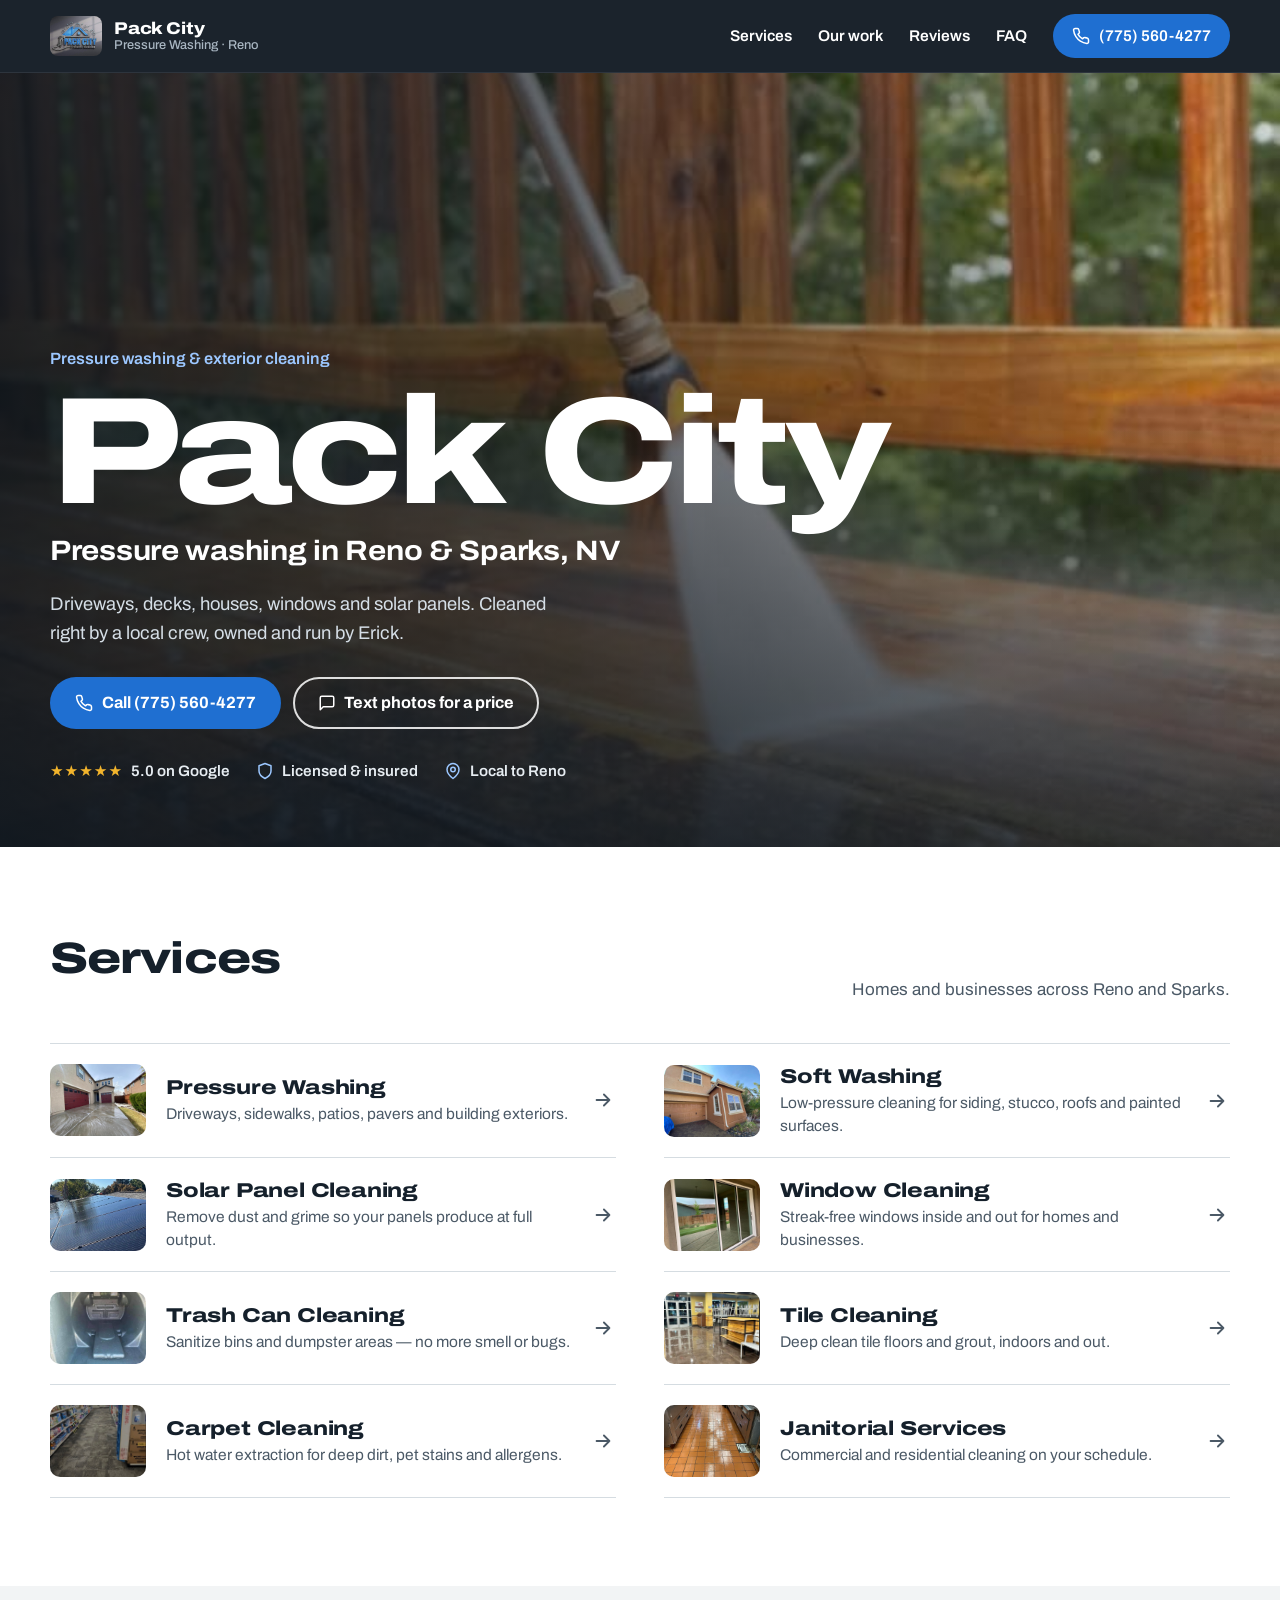
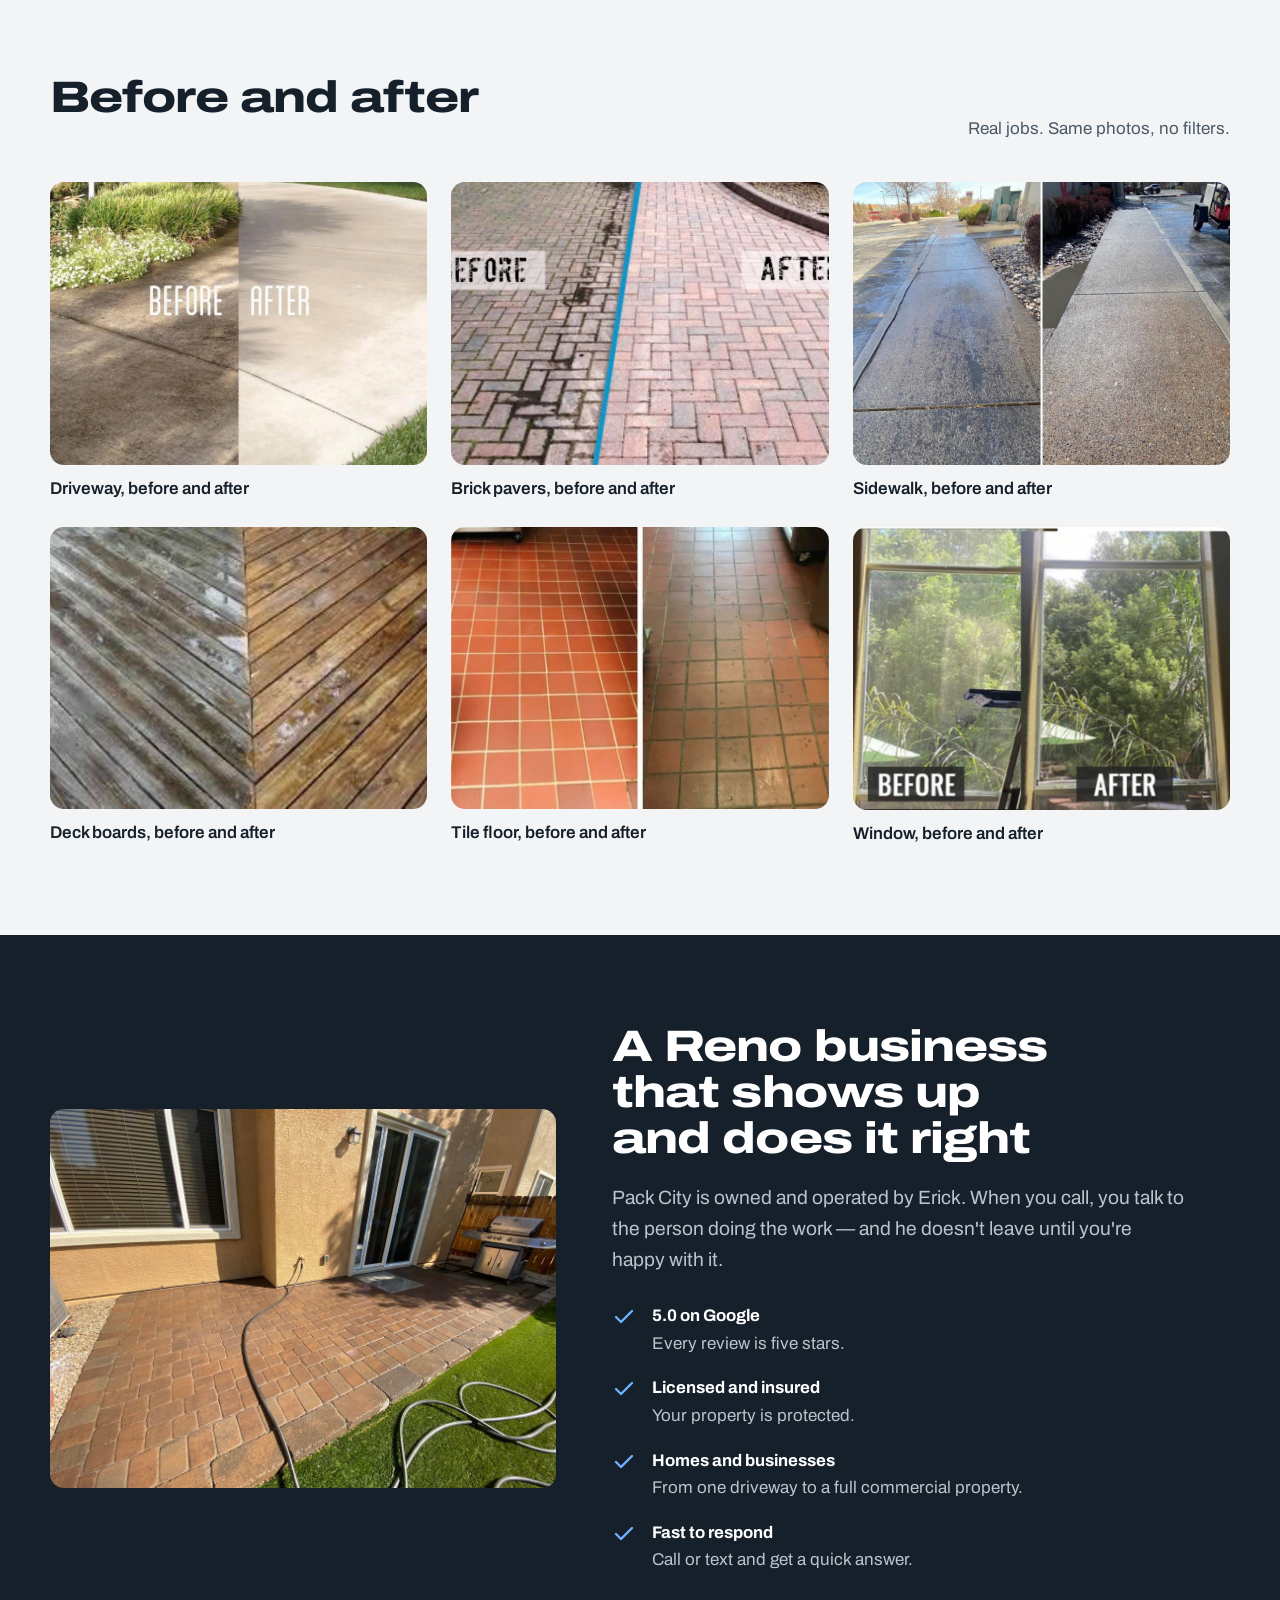
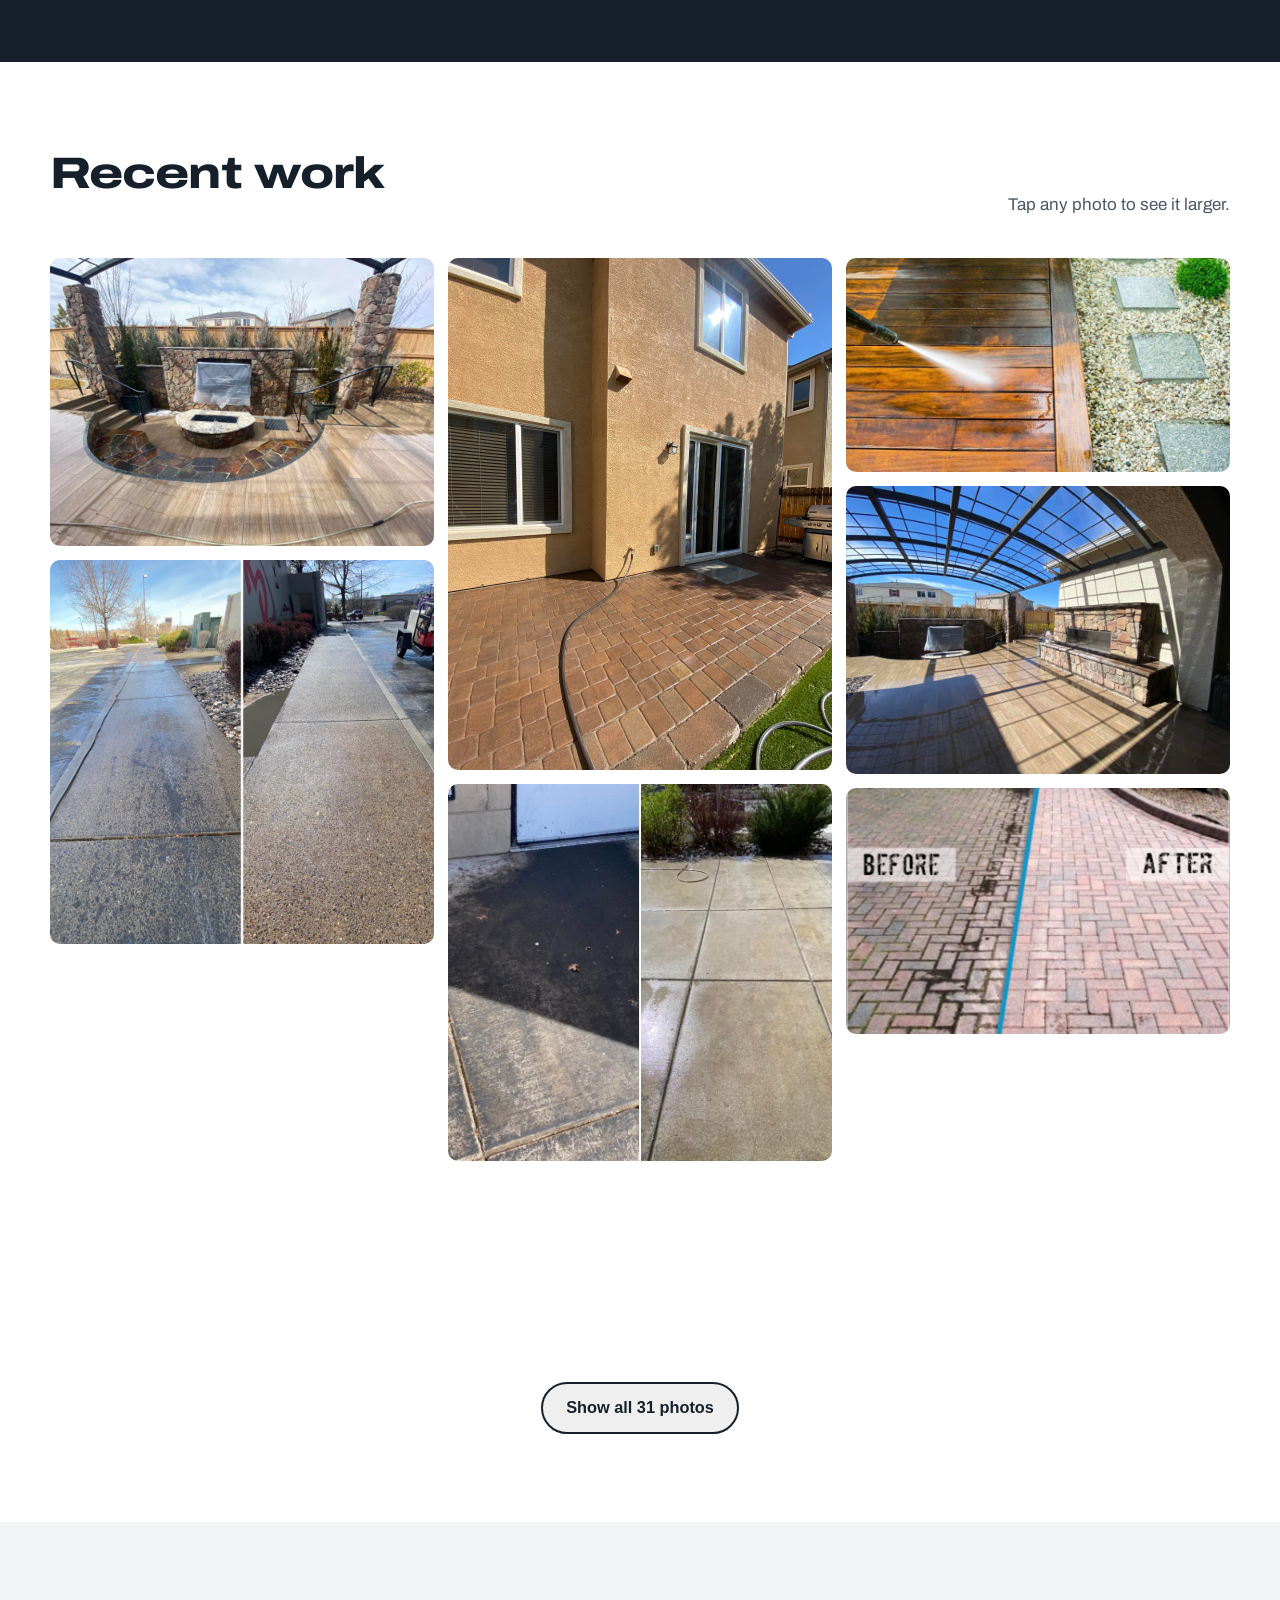
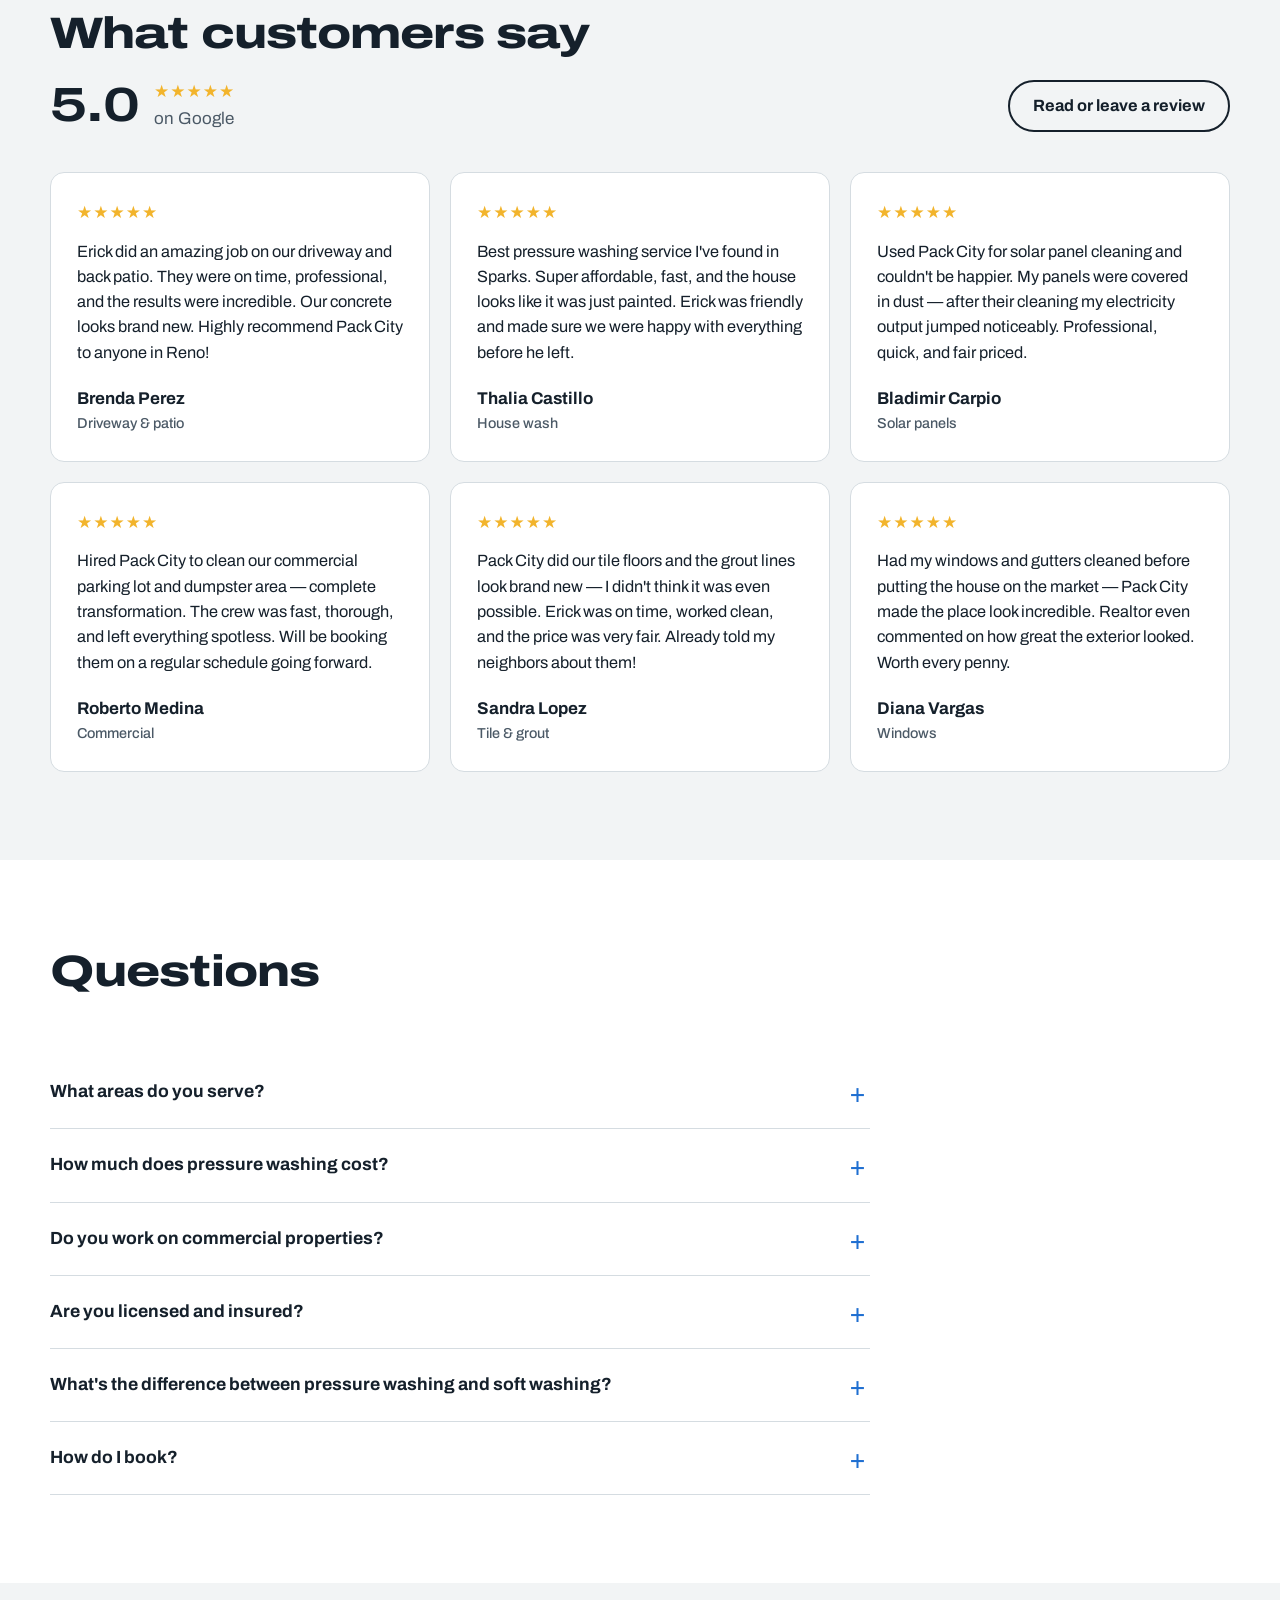
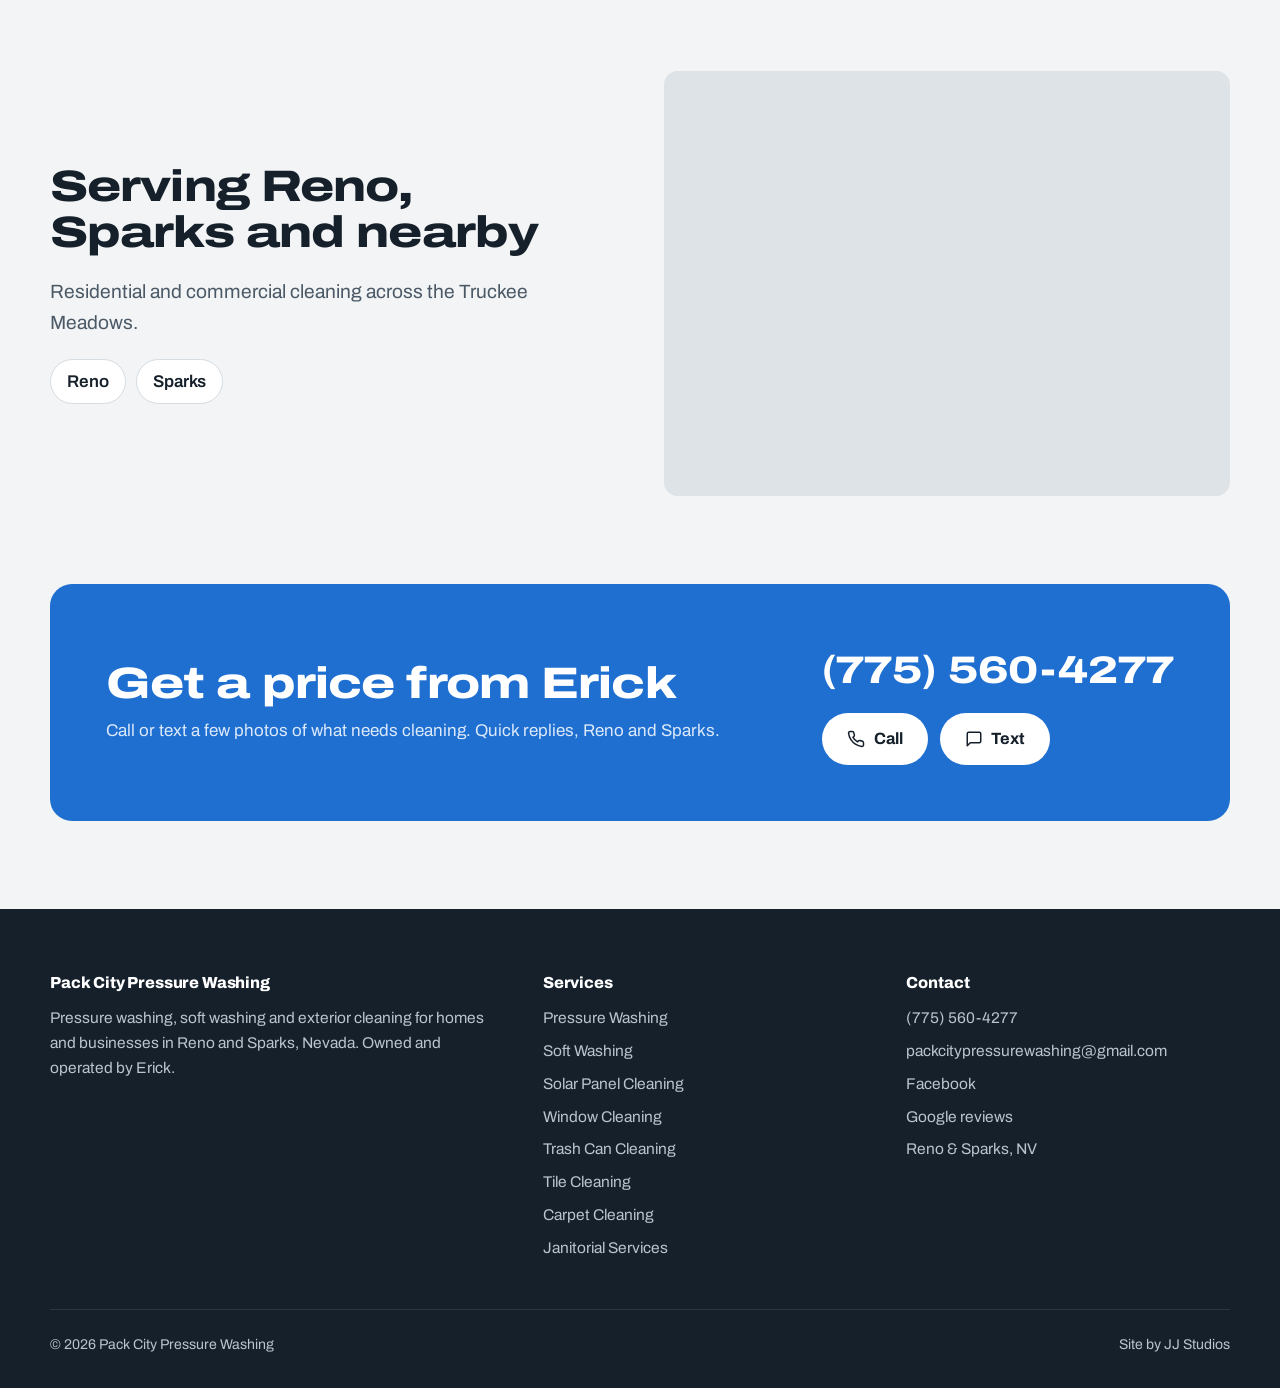
<file: index.html>
<!doctype html>
<html lang="en">
<head>
<meta charset="utf-8">
<meta name="viewport" content="width=device-width, initial-scale=1">
<title>Pressure Washing Reno &amp; Sparks, NV | Pack City Pressure Washing</title>
<meta name="description" content="Pressure washing, soft washing, solar panel, window and trash can cleaning in Reno &amp; Sparks, NV. Licensed, insured, 5.0 on Google. Call or text (775) 560-4277.">
<link rel="canonical" href="https://packcitypressurewashing.com/">
<meta name="robots" content="index,follow">
<meta name="theme-color" content="#15202B">
<meta property="og:type" content="website">
<meta property="og:site_name" content="Pack City Pressure Washing">
<meta property="og:title" content="Pressure Washing Reno &amp; Sparks, NV | Pack City Pressure Washing">
<meta property="og:description" content="Pressure washing, soft washing, solar panel, window and trash can cleaning in Reno &amp; Sparks, NV. Licensed, insured, 5.0 on Google. Call or text (775) 560-4277.">
<meta property="og:url" content="https://packcitypressurewashing.com/">
<meta property="og:image" content="https://packcitypressurewashing.com/assets/PACK-CITY%2019.jpg">
<meta property="og:locale" content="en_US">
<meta name="twitter:card" content="summary_large_image">
<meta name="geo.region" content="US-NV">
<meta name="geo.placename" content="Reno">
<link rel="icon" href="assets/PACK-CITY%20LOGO.jpg">
<link rel="preconnect" href="https://fonts.googleapis.com"><link rel="preconnect" href="https://fonts.gstatic.com" crossorigin><link href="https://fonts.googleapis.com/css2?family=Archivo:wdth,wght@62..125,400..800&display=swap" rel="stylesheet">
<link rel="stylesheet" href="/style.css">
<script type="application/ld+json">{"@context":"https://schema.org","@graph":[{"@type":["LocalBusiness","HomeAndConstructionBusiness"],"@id":"https://packcitypressurewashing.com/#business","name":"Pack City Pressure Washing","url":"https://packcitypressurewashing.com/","telephone":"+17755604277","email":"packcitypressurewashing@gmail.com","image":"https://packcitypressurewashing.com/assets/PACK-CITY%2019.jpg","logo":"https://packcitypressurewashing.com/assets/PACK-CITY%20LOGO.jpg","description":"Pressure washing, soft washing, solar panel cleaning, window cleaning and janitorial services in Reno and Sparks, Nevada.","founder":{"@type":"Person","name":"Erick"},"address":{"@type":"PostalAddress","addressLocality":"Reno","addressRegion":"NV","addressCountry":"US"},"areaServed":[{"@type":"City","name":"Reno","sameAs":"https://en.wikipedia.org/wiki/Reno,_Nevada"},{"@type":"City","name":"Sparks","sameAs":"https://en.wikipedia.org/wiki/Sparks,_Nevada"}],"sameAs":["https://www.facebook.com/PackCityPressureWashing/","https://www.google.com/maps/place/?cid=13536468850740121917"],"hasOfferCatalog":{"@type":"OfferCatalog","name":"Cleaning services","itemListElement":[{"@type":"Offer","itemOffered":{"@type":"Service","name":"Pressure Washing","url":"https://packcitypressurewashing.com/pressure-washing-reno"}},{"@type":"Offer","itemOffered":{"@type":"Service","name":"Soft Washing","url":"https://packcitypressurewashing.com/soft-washing-reno"}},{"@type":"Offer","itemOffered":{"@type":"Service","name":"Solar Panel Cleaning","url":"https://packcitypressurewashing.com/solar-panel-cleaning-reno"}},{"@type":"Offer","itemOffered":{"@type":"Service","name":"Window Cleaning","url":"https://packcitypressurewashing.com/window-cleaning-reno"}},{"@type":"Offer","itemOffered":{"@type":"Service","name":"Trash Can Cleaning","url":"https://packcitypressurewashing.com/trash-can-cleaning-reno"}},{"@type":"Offer","itemOffered":{"@type":"Service","name":"Tile Cleaning","url":"https://packcitypressurewashing.com/tile-cleaning-reno"}},{"@type":"Offer","itemOffered":{"@type":"Service","name":"Carpet Cleaning","url":"https://packcitypressurewashing.com/carpet-cleaning-reno"}},{"@type":"Offer","itemOffered":{"@type":"Service","name":"Janitorial Services","url":"https://packcitypressurewashing.com/janitorial-services-reno"}}]}},{"@type":"WebSite","@id":"https://packcitypressurewashing.com/#website","url":"https://packcitypressurewashing.com/","name":"Pack City Pressure Washing","publisher":{"@id":"https://packcitypressurewashing.com/#business"}},{"@type":"FAQPage","mainEntity":[{"@type":"Question","name":"What areas do you serve?","acceptedAnswer":{"@type":"Answer","text":"Reno and Sparks, Nevada, plus nearby areas. If you're not sure we cover your address, call or text and ask."}},{"@type":"Question","name":"How much does pressure washing cost?","acceptedAnswer":{"@type":"Answer","text":"It depends on the size of the area and what needs cleaning. Call or text a few photos to (775) 560-4277 and Erick will give you a price."}},{"@type":"Question","name":"Do you work on commercial properties?","acceptedAnswer":{"@type":"Answer","text":"Yes. We clean storefronts, restaurants, parking areas, dumpster enclosures and commercial floors, and can set up recurring service."}},{"@type":"Question","name":"Are you licensed and insured?","acceptedAnswer":{"@type":"Answer","text":"Yes. Pack City Pressure Washing is fully licensed and insured."}},{"@type":"Question","name":"What's the difference between pressure washing and soft washing?","acceptedAnswer":{"@type":"Answer","text":"Pressure washing uses high-pressure water for hard surfaces like concrete and pavers. Soft washing uses low pressure and a cleaning solution for siding, stucco and painted surfaces that high pressure could damage."}},{"@type":"Question","name":"How do I book?","acceptedAnswer":{"@type":"Answer","text":"Call or text (775) 560-4277. We respond quickly and can usually get you on the schedule soon."}}]}]}</script>
</head>
<body>
<a class="skip" href="#main">Skip to content</a>
<header class="site-header">
 <div class="wrap">
  <a class="brand" href="/" aria-label="Pack City Pressure Washing home">
   <img src="assets/PACK-CITY%20LOGO.jpg" alt="Pack City Pressure Washing logo" width="52" height="40">
   <span>Pack City<small>Pressure Washing · Reno</small></span>
  </a>
  <button class="menu-btn" aria-expanded="false" aria-controls="nav" aria-label="Open menu"><svg viewBox="0 0 24 24" fill="none" stroke="currentColor" stroke-width="2" stroke-linecap="round" aria-hidden="true"><path d="M4 7h16M4 12h16M4 17h16"/></svg></button>
  <nav class="nav" id="nav" aria-label="Main">
   <a href="#services">Services</a>
   <a href="#work">Our work</a>
   <a href="#reviews">Reviews</a>
   <a href="#faq">FAQ</a>
   <a class="btn btn-primary header-call" href="tel:+17755604277"><svg viewBox="0 0 24 24" fill="none" stroke="currentColor" stroke-width="2" stroke-linecap="round" stroke-linejoin="round" aria-hidden="true"><path d="M22 16.9v3a2 2 0 0 1-2.2 2 19.8 19.8 0 0 1-8.6-3.1 19.5 19.5 0 0 1-6-6A19.8 19.8 0 0 1 2.1 4.2 2 2 0 0 1 4.1 2h3a2 2 0 0 1 2 1.7c.1.9.4 1.8.7 2.7a2 2 0 0 1-.5 2.1L8 9.8a16 16 0 0 0 6 6l1.3-1.3a2 2 0 0 1 2.1-.4c.9.3 1.8.6 2.7.7a2 2 0 0 1 1.7 2z"/></svg> (775) 560-4277</a>
  </nav>
 </div>
</header>
<main id="main">
<section class="hero">
 <img class="hero-bg" src="assets/PACK-CITY%2023.jpg" alt="Pressure washing a wood deck in Reno" fetchpriority="high" decoding="async">
 <div class="wrap hero-inner">
  <p class="kicker">Pressure washing &amp; exterior cleaning</p>
  <h1 class="hero-title"><span class="wordmark">Pack City</span> <span class="h1-sub">Pressure washing in Reno &amp; Sparks, NV</span></h1>
  <p class="hero-lede">Driveways, decks, houses, windows and solar panels. Cleaned right by a local crew, owned and run by Erick.</p>
  <div class="btn-row">
   <a class="btn btn-primary" href="tel:+17755604277"><svg viewBox="0 0 24 24" fill="none" stroke="currentColor" stroke-width="2" stroke-linecap="round" stroke-linejoin="round" aria-hidden="true"><path d="M22 16.9v3a2 2 0 0 1-2.2 2 19.8 19.8 0 0 1-8.6-3.1 19.5 19.5 0 0 1-6-6A19.8 19.8 0 0 1 2.1 4.2 2 2 0 0 1 4.1 2h3a2 2 0 0 1 2 1.7c.1.9.4 1.8.7 2.7a2 2 0 0 1-.5 2.1L8 9.8a16 16 0 0 0 6 6l1.3-1.3a2 2 0 0 1 2.1-.4c.9.3 1.8.6 2.7.7a2 2 0 0 1 1.7 2z"/></svg> Call (775) 560-4277</a>
   <a class="btn btn-outline-light" href="sms:+17755604277"><svg viewBox="0 0 24 24" fill="none" stroke="currentColor" stroke-width="2" stroke-linecap="round" stroke-linejoin="round" aria-hidden="true"><path d="M21 15a2 2 0 0 1-2 2H7l-4 4V5a2 2 0 0 1 2-2h14a2 2 0 0 1 2 2z"/></svg> Text photos for a price</a>
  </div>
  <ul class="facts">
   <li><span class="stars" aria-hidden="true">★★★★★</span> 5.0 on Google</li>
   <li><svg viewBox="0 0 24 24" fill="none" stroke="currentColor" stroke-width="2" stroke-linecap="round" stroke-linejoin="round" aria-hidden="true"><path d="M12 22s8-4 8-10V5l-8-3-8 3v7c0 6 8 10 8 10z"/></svg> Licensed &amp; insured</li>
   <li><svg viewBox="0 0 24 24" fill="none" stroke="currentColor" stroke-width="2" stroke-linecap="round" stroke-linejoin="round" aria-hidden="true"><path d="M20 10c0 6-8 12-8 12S4 16 4 10a8 8 0 0 1 16 0z"/><circle cx="12" cy="10" r="3"/></svg> Local to Reno</li>
  </ul>
 </div>
</section>

<section class="band white" id="services"><div class="wrap">
 <div class="head">
  <h2>Services</h2>
  <p class="muted">Homes and businesses across Reno and Sparks.</p>
 </div>
 <ul class="services">
  <li><a href="/pressure-washing-reno"><img src="assets/PACK-CITY%2019.jpg" alt="Pressure Washing in Reno" loading="lazy" decoding="async" width="96" height="72"><div><h3>Pressure Washing</h3><p>Driveways, sidewalks, patios, pavers and building exteriors.</p></div><svg class="arr" viewBox="0 0 24 24" fill="none" stroke="currentColor" stroke-width="2" stroke-linecap="round" stroke-linejoin="round" aria-hidden="true"><path d="M5 12h14M13 6l6 6-6 6"/></svg></a></li><li><a href="/soft-washing-reno"><img src="assets/PACK-CITY%203.jpg" alt="Soft Washing in Reno" loading="lazy" decoding="async" width="96" height="72"><div><h3>Soft Washing</h3><p>Low-pressure cleaning for siding, stucco, roofs and painted surfaces.</p></div><svg class="arr" viewBox="0 0 24 24" fill="none" stroke="currentColor" stroke-width="2" stroke-linecap="round" stroke-linejoin="round" aria-hidden="true"><path d="M5 12h14M13 6l6 6-6 6"/></svg></a></li><li><a href="/solar-panel-cleaning-reno"><img src="assets/PACK-CITY%2041.jpg" alt="Solar Panel Cleaning in Reno" loading="lazy" decoding="async" width="96" height="72"><div><h3>Solar Panel Cleaning</h3><p>Remove dust and grime so your panels produce at full output.</p></div><svg class="arr" viewBox="0 0 24 24" fill="none" stroke="currentColor" stroke-width="2" stroke-linecap="round" stroke-linejoin="round" aria-hidden="true"><path d="M5 12h14M13 6l6 6-6 6"/></svg></a></li><li><a href="/window-cleaning-reno"><img src="assets/PACK-CITY%209.jpg" alt="Window Cleaning in Reno" loading="lazy" decoding="async" width="96" height="72"><div><h3>Window Cleaning</h3><p>Streak-free windows inside and out for homes and businesses.</p></div><svg class="arr" viewBox="0 0 24 24" fill="none" stroke="currentColor" stroke-width="2" stroke-linecap="round" stroke-linejoin="round" aria-hidden="true"><path d="M5 12h14M13 6l6 6-6 6"/></svg></a></li><li><a href="/trash-can-cleaning-reno"><img src="assets/PACK-CITY%2032.jpg" alt="Trash Can Cleaning in Reno" loading="lazy" decoding="async" width="96" height="72"><div><h3>Trash Can Cleaning</h3><p>Sanitize bins and dumpster areas — no more smell or bugs.</p></div><svg class="arr" viewBox="0 0 24 24" fill="none" stroke="currentColor" stroke-width="2" stroke-linecap="round" stroke-linejoin="round" aria-hidden="true"><path d="M5 12h14M13 6l6 6-6 6"/></svg></a></li><li><a href="/tile-cleaning-reno"><img src="assets/PACK-CITY%2040.jpg" alt="Tile Cleaning in Reno" loading="lazy" decoding="async" width="96" height="72"><div><h3>Tile Cleaning</h3><p>Deep clean tile floors and grout, indoors and out.</p></div><svg class="arr" viewBox="0 0 24 24" fill="none" stroke="currentColor" stroke-width="2" stroke-linecap="round" stroke-linejoin="round" aria-hidden="true"><path d="M5 12h14M13 6l6 6-6 6"/></svg></a></li><li><a href="/carpet-cleaning-reno"><img src="assets/PACK-CITY%2042.jpg" alt="Carpet Cleaning in Reno" loading="lazy" decoding="async" width="96" height="72"><div><h3>Carpet Cleaning</h3><p>Hot water extraction for deep dirt, pet stains and allergens.</p></div><svg class="arr" viewBox="0 0 24 24" fill="none" stroke="currentColor" stroke-width="2" stroke-linecap="round" stroke-linejoin="round" aria-hidden="true"><path d="M5 12h14M13 6l6 6-6 6"/></svg></a></li><li><a href="/janitorial-services-reno"><img src="assets/PACK-CITY%208.jpg" alt="Janitorial Services in Reno" loading="lazy" decoding="async" width="96" height="72"><div><h3>Janitorial Services</h3><p>Commercial and residential cleaning on your schedule.</p></div><svg class="arr" viewBox="0 0 24 24" fill="none" stroke="currentColor" stroke-width="2" stroke-linecap="round" stroke-linejoin="round" aria-hidden="true"><path d="M5 12h14M13 6l6 6-6 6"/></svg></a></li>
 </ul>
</div></section>

<section class="band" id="results"><div class="wrap">
 <div class="head">
  <h2>Before and after</h2>
  <p class="muted">Real jobs. Same photos, no filters.</p>
 </div>
 <div class="proof">
  <figure><img src="assets/PACK-CITY%2036.jpg" alt="Driveway, before and after" loading="lazy" decoding="async"><figcaption>Driveway, before and after</figcaption></figure><figure><img src="assets/PACK-CITY%2035.jpg" alt="Brick pavers, before and after" loading="lazy" decoding="async"><figcaption>Brick pavers, before and after</figcaption></figure><figure><img src="assets/PACK-CITY%2017.jpg" alt="Sidewalk, before and after" loading="lazy" decoding="async"><figcaption>Sidewalk, before and after</figcaption></figure><figure><img src="assets/PACK-CITY%207.jpg" alt="Deck boards, before and after" loading="lazy" decoding="async"><figcaption>Deck boards, before and after</figcaption></figure><figure><img src="assets/PACK-CITY%2030.jpg" alt="Tile floor, before and after" loading="lazy" decoding="async"><figcaption>Tile floor, before and after</figcaption></figure><figure><img src="assets/PACK-CITY%2028.jpg" alt="Window, before and after" loading="lazy" decoding="async"><figcaption>Window, before and after</figcaption></figure>
 </div>
</div></section>

<section class="band ink" id="about"><div class="wrap about">
 <img class="about-img" src="assets/PACK-CITY%202.jpg" alt="Paver patio cleaned by Pack City in Reno" loading="lazy" decoding="async">
 <div>
  <h2>A Reno business that shows up and does it right</h2>
  <p class="lede">Pack City is owned and operated by Erick. When you call, you talk to the person doing the work — and he doesn't leave until you're happy with it.</p>
  <ul class="points">
   <li><svg viewBox="0 0 24 24" fill="none" stroke="currentColor" stroke-width="2.4" stroke-linecap="round" stroke-linejoin="round" aria-hidden="true"><path d="M20 6 9 17l-5-5"/></svg><div><strong>5.0 on Google</strong><span>Every review is five stars.</span></div></li>
   <li><svg viewBox="0 0 24 24" fill="none" stroke="currentColor" stroke-width="2.4" stroke-linecap="round" stroke-linejoin="round" aria-hidden="true"><path d="M20 6 9 17l-5-5"/></svg><div><strong>Licensed and insured</strong><span>Your property is protected.</span></div></li>
   <li><svg viewBox="0 0 24 24" fill="none" stroke="currentColor" stroke-width="2.4" stroke-linecap="round" stroke-linejoin="round" aria-hidden="true"><path d="M20 6 9 17l-5-5"/></svg><div><strong>Homes and businesses</strong><span>From one driveway to a full commercial property.</span></div></li>
   <li><svg viewBox="0 0 24 24" fill="none" stroke="currentColor" stroke-width="2.4" stroke-linecap="round" stroke-linejoin="round" aria-hidden="true"><path d="M20 6 9 17l-5-5"/></svg><div><strong>Fast to respond</strong><span>Call or text and get a quick answer.</span></div></li>
  </ul>
 </div>
</div></section>

<section class="band white" id="work"><div class="wrap">
 <div class="head"><h2>Recent work</h2><p class="muted">Tap any photo to see it larger.</p></div>
 <div class="gallery collapsed">
  <button type="button"><img src="assets/PACK-CITY%2010.jpg" alt="Stone patio and fire pit after cleaning" loading="lazy" decoding="async"></button><button type="button"><img src="assets/PACK-CITY%2017.jpg" alt="Sidewalk before and after pressure washing" loading="lazy" decoding="async"></button><button type="button"><img src="assets/PACK-CITY%206.jpg" alt="Brick paver patio after cleaning" loading="lazy" decoding="async"></button><button type="button"><img src="assets/PACK-CITY%2018.jpg" alt="Concrete before and after pressure washing" loading="lazy" decoding="async"></button><button type="button"><img src="assets/PACK-CITY%2024.jpg" alt="Washing a wood deck" loading="lazy" decoding="async"></button><button type="button"><img src="assets/PACK-CITY%2012.jpg" alt="Covered pergola patio cleaned" loading="lazy" decoding="async"></button><button type="button"><img src="assets/PACK-CITY%2035.jpg" alt="Brick pavers before and after cleaning" loading="lazy" decoding="async"></button><button type="button"><img src="assets/PACK-CITY%2023.jpg" alt="Pressure washing a wood deck" loading="lazy" decoding="async"></button><button type="button"><img src="assets/PACK-CITY%2013.jpg" alt="Commercial building exterior cleaning" loading="lazy" decoding="async"></button><button type="button"><img src="assets/PACK-CITY%2036.jpg" alt="Driveway before and after pressure washing" loading="lazy" decoding="async"></button><button type="button"><img src="assets/PACK-CITY%2025.jpg" alt="Restaurant exterior cleaning in Reno" loading="lazy" decoding="async"></button><button type="button"><img src="assets/PACK-CITY%2019.jpg" alt="Driveway pressure washing in Reno" loading="lazy" decoding="async"></button><button type="button"><img src="assets/PACK-CITY%2011.jpg" alt="Commercial patio cleaning" loading="lazy" decoding="async"></button><button type="button"><img src="assets/PACK-CITY%2037.jpg" alt="Surface cleaner on a concrete walkway" loading="lazy" decoding="async"></button><button type="button"><img src="assets/PACK-CITY%2020.jpg" alt="Driveway after pressure washing" loading="lazy" decoding="async"></button><button type="button"><img src="assets/PACK-CITY%2027.jpg" alt="Commercial window cleaning" loading="lazy" decoding="async"></button><button type="button"><img src="assets/PACK-CITY%2028.jpg" alt="Window before and after cleaning" loading="lazy" decoding="async"></button><button type="button"><img src="assets/PACK-CITY%2021.jpg" alt="Concrete cleaning in progress" loading="lazy" decoding="async"></button><button type="button"><img src="assets/PACK-CITY%2016.jpg" alt="Deck stairs before and after" loading="lazy" decoding="async"></button><button type="button"><img src="assets/PACK-CITY%204.jpg" alt="House exterior soft washing" loading="lazy" decoding="async"></button><button type="button"><img src="assets/PACK-CITY%207.jpg" alt="Deck boards before and after" loading="lazy" decoding="async"></button><button type="button"><img src="assets/PACK-CITY%2030.jpg" alt="Tile floor before and after cleaning" loading="lazy" decoding="async"></button><button type="button"><img src="assets/PACK-CITY%2015.jpg" alt="Deck railing before and after" loading="lazy" decoding="async"></button><button type="button"><img src="assets/PACK-CITY%2022.jpg" alt="Concrete half cleaned showing the difference" loading="lazy" decoding="async"></button><button type="button"><img src="assets/PACK-CITY%201.jpg" alt="Front porch after washing" loading="lazy" decoding="async"></button><button type="button"><img src="assets/PACK-CITY%205.jpg" alt="Front porch before washing" loading="lazy" decoding="async"></button><button type="button"><img src="assets/PACK-CITY%2026.jpg" alt="Commercial floor cleaning" loading="lazy" decoding="async"></button><button type="button"><img src="assets/PACK-CITY%2032.jpg" alt="Trash bin after cleaning" loading="lazy" decoding="async"></button><button type="button"><img src="assets/PACK-CITY%2014.jpg" alt="Tile cleaning" loading="lazy" decoding="async"></button><button type="button"><img src="assets/PACK-CITY%2029.jpg" alt="Deck before and after" loading="lazy" decoding="async"></button><button type="button"><img src="assets/PACK-CITY%202.jpg" alt="Paver patio after cleaning" loading="lazy" decoding="async"></button>
 </div>
 <div class="more"><button class="btn btn-ghost" id="gallery-more" type="button">Show all 31 photos</button></div>
 <dialog class="lightbox" id="lightbox" aria-label="Photo viewer"><button class="close" type="button" aria-label="Close">×</button><img alt=""><p></p></dialog>
</div></section>

<section class="band" id="reviews"><div class="wrap">
 <div class="head">
  <div><h2>What customers say</h2>
   <div class="rating-big"><b>5.0</b><div><span class="stars" aria-hidden="true">★★★★★</span><br><span class="muted">on Google</span></div></div></div>
  <a class="btn btn-ghost" href="https://www.google.com/maps/place/?cid=13536468850740121917" rel="noopener" target="_blank">Read or leave a review</a>
 </div>
 <div class="reviews">
  <figure class="review"><span class="stars" aria-label="5 out of 5 stars">★★★★★</span><blockquote>Erick did an amazing job on our driveway and back patio. They were on time, professional, and the results were incredible. Our concrete looks brand new. Highly recommend Pack City to anyone in Reno!</blockquote><figcaption>Brenda Perez<span>Driveway &amp; patio</span></figcaption></figure><figure class="review"><span class="stars" aria-label="5 out of 5 stars">★★★★★</span><blockquote>Best pressure washing service I&#x27;ve found in Sparks. Super affordable, fast, and the house looks like it was just painted. Erick was friendly and made sure we were happy with everything before he left.</blockquote><figcaption>Thalia Castillo<span>House wash</span></figcaption></figure><figure class="review"><span class="stars" aria-label="5 out of 5 stars">★★★★★</span><blockquote>Used Pack City for solar panel cleaning and couldn&#x27;t be happier. My panels were covered in dust — after their cleaning my electricity output jumped noticeably. Professional, quick, and fair priced.</blockquote><figcaption>Bladimir Carpio<span>Solar panels</span></figcaption></figure><figure class="review"><span class="stars" aria-label="5 out of 5 stars">★★★★★</span><blockquote>Hired Pack City to clean our commercial parking lot and dumpster area — complete transformation. The crew was fast, thorough, and left everything spotless. Will be booking them on a regular schedule going forward.</blockquote><figcaption>Roberto Medina<span>Commercial</span></figcaption></figure><figure class="review"><span class="stars" aria-label="5 out of 5 stars">★★★★★</span><blockquote>Pack City did our tile floors and the grout lines look brand new — I didn&#x27;t think it was even possible. Erick was on time, worked clean, and the price was very fair. Already told my neighbors about them!</blockquote><figcaption>Sandra Lopez<span>Tile &amp; grout</span></figcaption></figure><figure class="review"><span class="stars" aria-label="5 out of 5 stars">★★★★★</span><blockquote>Had my windows and gutters cleaned before putting the house on the market — Pack City made the place look incredible. Realtor even commented on how great the exterior looked. Worth every penny.</blockquote><figcaption>Diana Vargas<span>Windows</span></figcaption></figure>
 </div>
</div></section>

<section class="band white" id="faq"><div class="wrap">
 <div class="head"><h2>Questions</h2></div>
 <div class="faq"><details><summary>What areas do you serve?</summary><p>Reno and Sparks, Nevada, plus nearby areas. If you&#x27;re not sure we cover your address, call or text and ask.</p></details><details><summary>How much does pressure washing cost?</summary><p>It depends on the size of the area and what needs cleaning. Call or text a few photos to (775) 560-4277 and Erick will give you a price.</p></details><details><summary>Do you work on commercial properties?</summary><p>Yes. We clean storefronts, restaurants, parking areas, dumpster enclosures and commercial floors, and can set up recurring service.</p></details><details><summary>Are you licensed and insured?</summary><p>Yes. Pack City Pressure Washing is fully licensed and insured.</p></details><details><summary>What&#x27;s the difference between pressure washing and soft washing?</summary><p>Pressure washing uses high-pressure water for hard surfaces like concrete and pavers. Soft washing uses low pressure and a cleaning solution for siding, stucco and painted surfaces that high pressure could damage.</p></details><details><summary>How do I book?</summary><p>Call or text (775) 560-4277. We respond quickly and can usually get you on the schedule soon.</p></details></div>
</div></section>

<section class="band" id="area"><div class="wrap area">
 <div>
  <h2>Serving Reno, Sparks and nearby</h2>
  <p class="lede">Residential and commercial cleaning across the Truckee Meadows.</p>
  <ul class="chips"><li>Reno</li><li>Sparks</li></ul>
 </div>
 <iframe src="https://maps.google.com/maps?q=Pack+City+Pressure+Washing+Reno+NV&output=embed" title="Map of Pack City Pressure Washing in Reno, NV" loading="lazy" referrerpolicy="no-referrer-when-downgrade"></iframe>
</div></section>
<section class="band cta-band"><div class="wrap">
 <div class="cta">
  <div>
   <h2>Get a price from Erick</h2>
   <p>Call or text a few photos of what needs cleaning. Quick replies, Reno and Sparks.</p>
  </div>
  <div>
   <a class="phone" href="tel:+17755604277">(775) 560-4277</a>
   <div class="btn-row"><a class="btn btn-light" href="tel:+17755604277"><svg viewBox="0 0 24 24" fill="none" stroke="currentColor" stroke-width="2" stroke-linecap="round" stroke-linejoin="round" aria-hidden="true"><path d="M22 16.9v3a2 2 0 0 1-2.2 2 19.8 19.8 0 0 1-8.6-3.1 19.5 19.5 0 0 1-6-6A19.8 19.8 0 0 1 2.1 4.2 2 2 0 0 1 4.1 2h3a2 2 0 0 1 2 1.7c.1.9.4 1.8.7 2.7a2 2 0 0 1-.5 2.1L8 9.8a16 16 0 0 0 6 6l1.3-1.3a2 2 0 0 1 2.1-.4c.9.3 1.8.6 2.7.7a2 2 0 0 1 1.7 2z"/></svg> Call</a><a class="btn btn-light" href="sms:+17755604277"><svg viewBox="0 0 24 24" fill="none" stroke="currentColor" stroke-width="2" stroke-linecap="round" stroke-linejoin="round" aria-hidden="true"><path d="M21 15a2 2 0 0 1-2 2H7l-4 4V5a2 2 0 0 1 2-2h14a2 2 0 0 1 2 2z"/></svg> Text</a></div>
  </div>
 </div>
</div></section></main>
<footer class="site-footer">
 <div class="wrap">
  <div class="cols">
   <div>
    <h3>Pack City Pressure Washing</h3>
    <p>Pressure washing, soft washing and exterior cleaning for homes and businesses in Reno and Sparks, Nevada. Owned and operated by Erick.</p>
   </div>
   <div><h3>Services</h3><ul><li><a href="/pressure-washing-reno">Pressure Washing</a></li><li><a href="/soft-washing-reno">Soft Washing</a></li><li><a href="/solar-panel-cleaning-reno">Solar Panel Cleaning</a></li><li><a href="/window-cleaning-reno">Window Cleaning</a></li><li><a href="/trash-can-cleaning-reno">Trash Can Cleaning</a></li><li><a href="/tile-cleaning-reno">Tile Cleaning</a></li><li><a href="/carpet-cleaning-reno">Carpet Cleaning</a></li><li><a href="/janitorial-services-reno">Janitorial Services</a></li></ul></div>
   <div><h3>Contact</h3><ul>
    <li><a href="tel:+17755604277">(775) 560-4277</a></li>
    <li><a href="mailto:packcitypressurewashing@gmail.com">packcitypressurewashing@gmail.com</a></li>
    <li><a href="https://www.facebook.com/PackCityPressureWashing/" rel="noopener" target="_blank">Facebook</a></li>
    <li><a href="https://www.google.com/maps/place/?cid=13536468850740121917" rel="noopener" target="_blank">Google reviews</a></li>
    <li>Reno &amp; Sparks, NV</li>
   </ul></div>
  </div>
  <div class="legal"><span>© <span id="year">2026</span> Pack City Pressure Washing</span><span>Site by <a href="https://www.jjstudiowd.com/" rel="noopener" target="_blank">JJ Studios</a></span></div>
 </div>
</footer>
<div class="callbar"><a class="btn btn-primary" href="tel:+17755604277"><svg viewBox="0 0 24 24" fill="none" stroke="currentColor" stroke-width="2" stroke-linecap="round" stroke-linejoin="round" aria-hidden="true"><path d="M22 16.9v3a2 2 0 0 1-2.2 2 19.8 19.8 0 0 1-8.6-3.1 19.5 19.5 0 0 1-6-6A19.8 19.8 0 0 1 2.1 4.2 2 2 0 0 1 4.1 2h3a2 2 0 0 1 2 1.7c.1.9.4 1.8.7 2.7a2 2 0 0 1-.5 2.1L8 9.8a16 16 0 0 0 6 6l1.3-1.3a2 2 0 0 1 2.1-.4c.9.3 1.8.6 2.7.7a2 2 0 0 1 1.7 2z"/></svg> Call</a><a class="btn btn-ghost" href="sms:+17755604277"><svg viewBox="0 0 24 24" fill="none" stroke="currentColor" stroke-width="2" stroke-linecap="round" stroke-linejoin="round" aria-hidden="true"><path d="M21 15a2 2 0 0 1-2 2H7l-4 4V5a2 2 0 0 1 2-2h14a2 2 0 0 1 2 2z"/></svg> Text</a></div>
<script src="/main.js" defer></script>
</body>
</html>
</file>
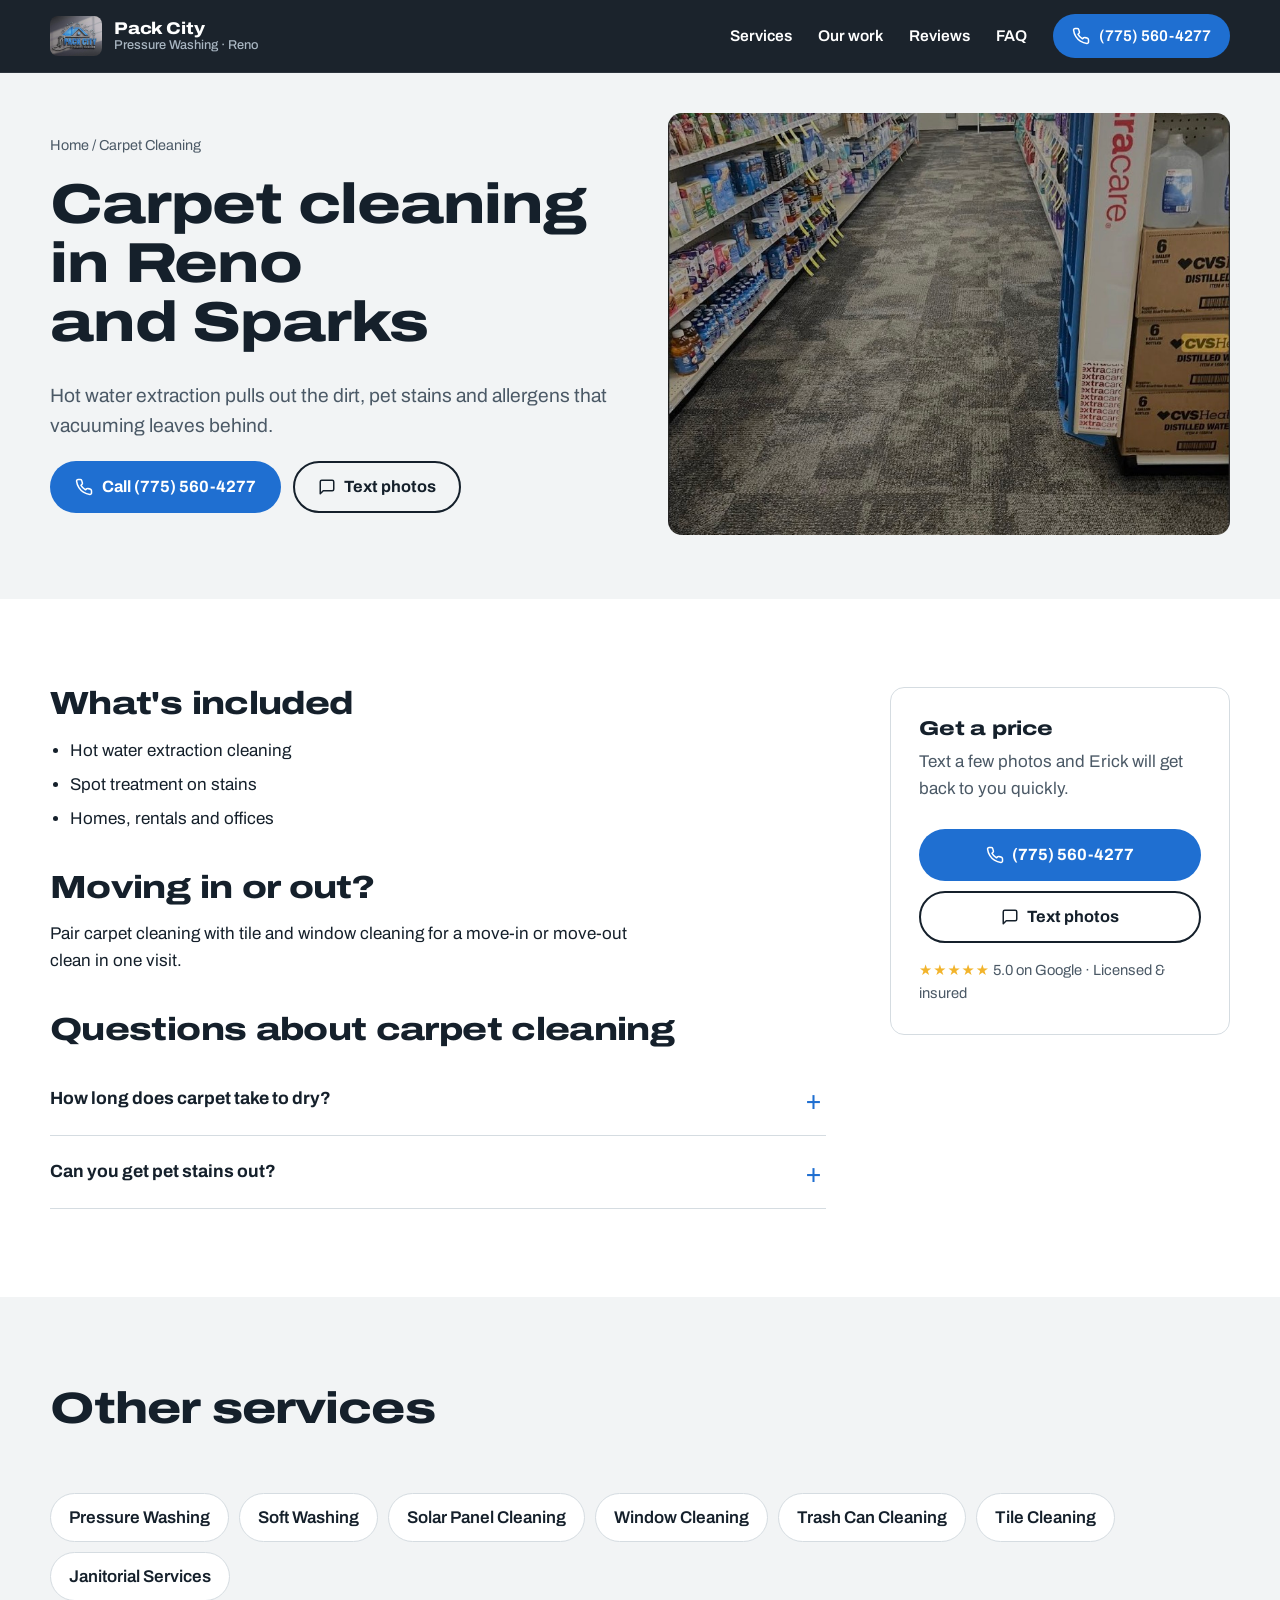
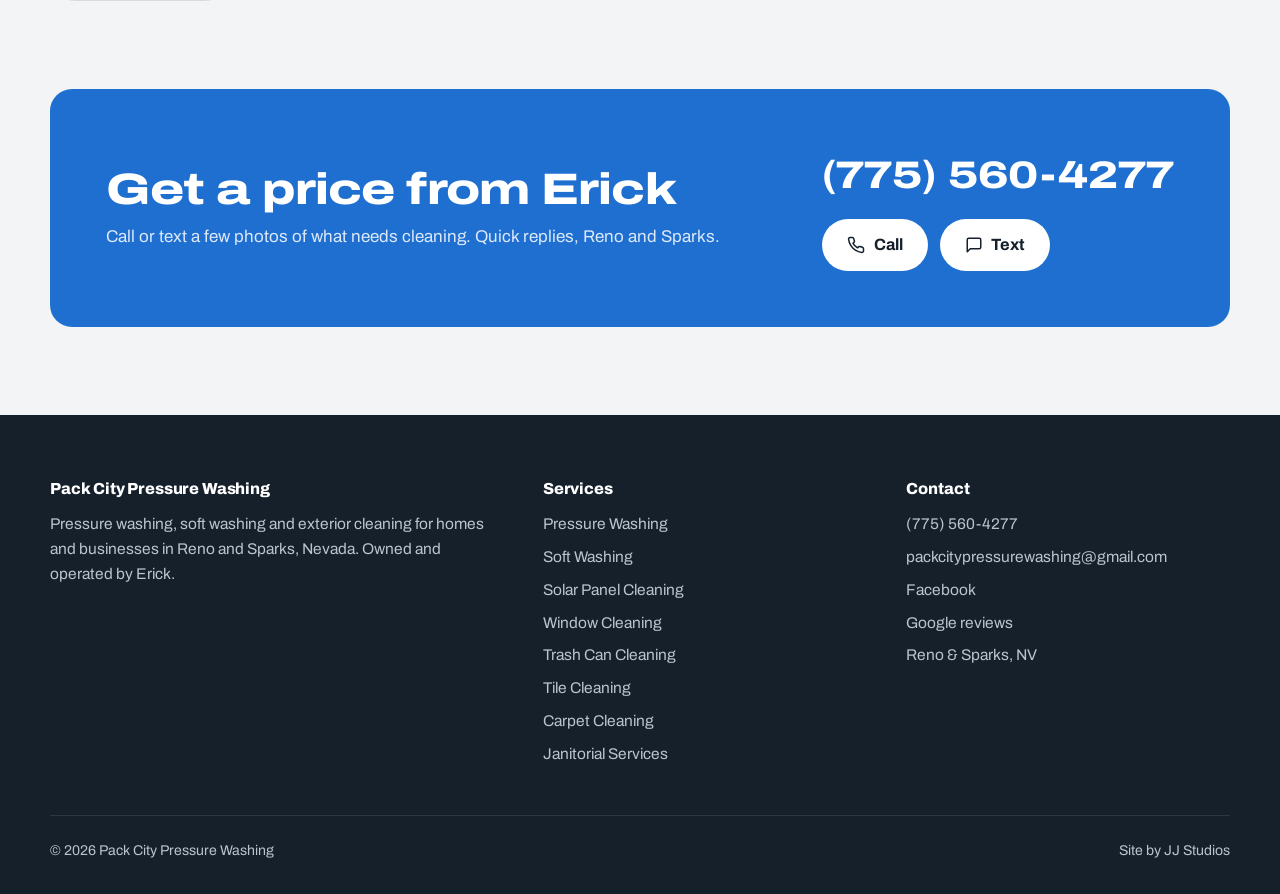
<file: carpet-cleaning-reno.html>
<!doctype html>
<html lang="en">
<head>
<meta charset="utf-8">
<meta name="viewport" content="width=device-width, initial-scale=1">
<title>Carpet Cleaning in Reno &amp; Sparks, NV | Pack City</title>
<meta name="description" content="Carpet Cleaning in Reno &amp; Sparks, NV by Pack City Pressure Washing. Licensed, insured, 5.0 on Google. Call or text (775) 560-4277.">
<link rel="canonical" href="https://packcitypressurewashing.com/carpet-cleaning-reno">
<meta name="robots" content="index,follow">
<meta name="theme-color" content="#15202B">
<meta property="og:type" content="website">
<meta property="og:site_name" content="Pack City Pressure Washing">
<meta property="og:title" content="Carpet Cleaning in Reno &amp; Sparks, NV | Pack City">
<meta property="og:description" content="Carpet Cleaning in Reno &amp; Sparks, NV by Pack City Pressure Washing. Licensed, insured, 5.0 on Google. Call or text (775) 560-4277.">
<meta property="og:url" content="https://packcitypressurewashing.com/carpet-cleaning-reno">
<meta property="og:image" content="https://packcitypressurewashing.com/assets/PACK-CITY%2042.jpg">
<meta property="og:locale" content="en_US">
<meta name="twitter:card" content="summary_large_image">
<meta name="geo.region" content="US-NV">
<meta name="geo.placename" content="Reno">
<link rel="icon" href="assets/PACK-CITY%20LOGO.jpg">
<link rel="preconnect" href="https://fonts.googleapis.com"><link rel="preconnect" href="https://fonts.gstatic.com" crossorigin><link href="https://fonts.googleapis.com/css2?family=Archivo:wdth,wght@62..125,400..800&display=swap" rel="stylesheet">
<link rel="stylesheet" href="/style.css">
<script type="application/ld+json">{"@context":"https://schema.org","@graph":[{"@type":["LocalBusiness","HomeAndConstructionBusiness"],"@id":"https://packcitypressurewashing.com/#business","name":"Pack City Pressure Washing","url":"https://packcitypressurewashing.com/","telephone":"+17755604277","email":"packcitypressurewashing@gmail.com","image":"https://packcitypressurewashing.com/assets/PACK-CITY%2019.jpg","logo":"https://packcitypressurewashing.com/assets/PACK-CITY%20LOGO.jpg","description":"Pressure washing, soft washing, solar panel cleaning, window cleaning and janitorial services in Reno and Sparks, Nevada.","founder":{"@type":"Person","name":"Erick"},"address":{"@type":"PostalAddress","addressLocality":"Reno","addressRegion":"NV","addressCountry":"US"},"areaServed":[{"@type":"City","name":"Reno","sameAs":"https://en.wikipedia.org/wiki/Reno,_Nevada"},{"@type":"City","name":"Sparks","sameAs":"https://en.wikipedia.org/wiki/Sparks,_Nevada"}],"sameAs":["https://www.facebook.com/PackCityPressureWashing/","https://www.google.com/maps/place/?cid=13536468850740121917"],"hasOfferCatalog":{"@type":"OfferCatalog","name":"Cleaning services","itemListElement":[{"@type":"Offer","itemOffered":{"@type":"Service","name":"Pressure Washing","url":"https://packcitypressurewashing.com/pressure-washing-reno"}},{"@type":"Offer","itemOffered":{"@type":"Service","name":"Soft Washing","url":"https://packcitypressurewashing.com/soft-washing-reno"}},{"@type":"Offer","itemOffered":{"@type":"Service","name":"Solar Panel Cleaning","url":"https://packcitypressurewashing.com/solar-panel-cleaning-reno"}},{"@type":"Offer","itemOffered":{"@type":"Service","name":"Window Cleaning","url":"https://packcitypressurewashing.com/window-cleaning-reno"}},{"@type":"Offer","itemOffered":{"@type":"Service","name":"Trash Can Cleaning","url":"https://packcitypressurewashing.com/trash-can-cleaning-reno"}},{"@type":"Offer","itemOffered":{"@type":"Service","name":"Tile Cleaning","url":"https://packcitypressurewashing.com/tile-cleaning-reno"}},{"@type":"Offer","itemOffered":{"@type":"Service","name":"Carpet Cleaning","url":"https://packcitypressurewashing.com/carpet-cleaning-reno"}},{"@type":"Offer","itemOffered":{"@type":"Service","name":"Janitorial Services","url":"https://packcitypressurewashing.com/janitorial-services-reno"}}]}},{"@type":"Service","name":"Carpet Cleaning","serviceType":"Carpet Cleaning","url":"https://packcitypressurewashing.com/carpet-cleaning-reno","provider":{"@id":"https://packcitypressurewashing.com/#business"},"areaServed":[{"@type":"City","name":"Reno","sameAs":"https://en.wikipedia.org/wiki/Reno,_Nevada"},{"@type":"City","name":"Sparks","sameAs":"https://en.wikipedia.org/wiki/Sparks,_Nevada"}],"description":"Hot water extraction pulls out the dirt, pet stains and allergens that vacuuming leaves behind."},{"@type":"BreadcrumbList","itemListElement":[{"@type":"ListItem","position":1,"name":"Home","item":"https://packcitypressurewashing.com/"},{"@type":"ListItem","position":2,"name":"Carpet Cleaning","item":"https://packcitypressurewashing.com/carpet-cleaning-reno"}]},{"@type":"FAQPage","mainEntity":[{"@type":"Question","name":"How long does carpet take to dry?","acceptedAnswer":{"@type":"Answer","text":"Usually several hours, depending on airflow and the carpet. Running fans speeds it up."}},{"@type":"Question","name":"Can you get pet stains out?","acceptedAnswer":{"@type":"Answer","text":"Most pet stains lift with hot water extraction and spot treatment. Older, set-in stains may lighten rather than disappear."}}]}]}</script>
</head>
<body>
<a class="skip" href="#main">Skip to content</a>
<header class="site-header">
 <div class="wrap">
  <a class="brand" href="/" aria-label="Pack City Pressure Washing home">
   <img src="assets/PACK-CITY%20LOGO.jpg" alt="Pack City Pressure Washing logo" width="52" height="40">
   <span>Pack City<small>Pressure Washing · Reno</small></span>
  </a>
  <button class="menu-btn" aria-expanded="false" aria-controls="nav" aria-label="Open menu"><svg viewBox="0 0 24 24" fill="none" stroke="currentColor" stroke-width="2" stroke-linecap="round" aria-hidden="true"><path d="M4 7h16M4 12h16M4 17h16"/></svg></button>
  <nav class="nav" id="nav" aria-label="Main">
   <a href="/#services">Services</a>
   <a href="/#work">Our work</a>
   <a href="/#reviews">Reviews</a>
   <a href="/#faq">FAQ</a>
   <a class="btn btn-primary header-call" href="tel:+17755604277"><svg viewBox="0 0 24 24" fill="none" stroke="currentColor" stroke-width="2" stroke-linecap="round" stroke-linejoin="round" aria-hidden="true"><path d="M22 16.9v3a2 2 0 0 1-2.2 2 19.8 19.8 0 0 1-8.6-3.1 19.5 19.5 0 0 1-6-6A19.8 19.8 0 0 1 2.1 4.2 2 2 0 0 1 4.1 2h3a2 2 0 0 1 2 1.7c.1.9.4 1.8.7 2.7a2 2 0 0 1-.5 2.1L8 9.8a16 16 0 0 0 6 6l1.3-1.3a2 2 0 0 1 2.1-.4c.9.3 1.8.6 2.7.7a2 2 0 0 1 1.7 2z"/></svg> (775) 560-4277</a>
  </nav>
 </div>
</header>
<main id="main">
<section class="svc-hero"><div class="wrap">
 <div>
  <nav class="crumbs" aria-label="Breadcrumb"><a href="/">Home</a> / Carpet Cleaning</nav>
  <h1>Carpet cleaning in Reno and Sparks</h1>
  <p class="lede">Hot water extraction pulls out the dirt, pet stains and allergens that vacuuming leaves behind.</p>
  <div class="btn-row"><a class="btn btn-primary" href="tel:+17755604277"><svg viewBox="0 0 24 24" fill="none" stroke="currentColor" stroke-width="2" stroke-linecap="round" stroke-linejoin="round" aria-hidden="true"><path d="M22 16.9v3a2 2 0 0 1-2.2 2 19.8 19.8 0 0 1-8.6-3.1 19.5 19.5 0 0 1-6-6A19.8 19.8 0 0 1 2.1 4.2 2 2 0 0 1 4.1 2h3a2 2 0 0 1 2 1.7c.1.9.4 1.8.7 2.7a2 2 0 0 1-.5 2.1L8 9.8a16 16 0 0 0 6 6l1.3-1.3a2 2 0 0 1 2.1-.4c.9.3 1.8.6 2.7.7a2 2 0 0 1 1.7 2z"/></svg> Call (775) 560-4277</a><a class="btn btn-ghost" href="sms:+17755604277"><svg viewBox="0 0 24 24" fill="none" stroke="currentColor" stroke-width="2" stroke-linecap="round" stroke-linejoin="round" aria-hidden="true"><path d="M21 15a2 2 0 0 1-2 2H7l-4 4V5a2 2 0 0 1 2-2h14a2 2 0 0 1 2 2z"/></svg> Text photos</a></div>
 </div>
 <img class="main" src="assets/PACK-CITY%2042.jpg" alt="Carpet Cleaning by Pack City in Reno, NV" fetchpriority="high">
</div></section>
<section class="band white"><div class="wrap prose">
 <div><h2>What&#x27;s included</h2><ul><li>Hot water extraction cleaning</li><li>Spot treatment on stains</li><li>Homes, rentals and offices</li></ul><h2>Moving in or out?</h2><p>Pair carpet cleaning with tile and window cleaning for a move-in or move-out clean in one visit.</p><h2>Questions about carpet cleaning</h2><div class='faq'><details><summary>How long does carpet take to dry?</summary><p>Usually several hours, depending on airflow and the carpet. Running fans speeds it up.</p></details><details><summary>Can you get pet stains out?</summary><p>Most pet stains lift with hot water extraction and spot treatment. Older, set-in stains may lighten rather than disappear.</p></details></div></div>
 <aside class="aside">
  <h3>Get a price</h3>
  <p class="muted">Text a few photos and Erick will get back to you quickly.</p>
  <a class="btn btn-primary" href="tel:+17755604277"><svg viewBox="0 0 24 24" fill="none" stroke="currentColor" stroke-width="2" stroke-linecap="round" stroke-linejoin="round" aria-hidden="true"><path d="M22 16.9v3a2 2 0 0 1-2.2 2 19.8 19.8 0 0 1-8.6-3.1 19.5 19.5 0 0 1-6-6A19.8 19.8 0 0 1 2.1 4.2 2 2 0 0 1 4.1 2h3a2 2 0 0 1 2 1.7c.1.9.4 1.8.7 2.7a2 2 0 0 1-.5 2.1L8 9.8a16 16 0 0 0 6 6l1.3-1.3a2 2 0 0 1 2.1-.4c.9.3 1.8.6 2.7.7a2 2 0 0 1 1.7 2z"/></svg> (775) 560-4277</a>
  <a class="btn btn-ghost" href="sms:+17755604277"><svg viewBox="0 0 24 24" fill="none" stroke="currentColor" stroke-width="2" stroke-linecap="round" stroke-linejoin="round" aria-hidden="true"><path d="M21 15a2 2 0 0 1-2 2H7l-4 4V5a2 2 0 0 1 2-2h14a2 2 0 0 1 2 2z"/></svg> Text photos</a>
  <p class="muted" style="margin:16px 0 0;font-size:.92rem"><span class="stars">★★★★★</span> 5.0 on Google · Licensed &amp; insured</p>
 </aside>
</div></section>

<section class="band"><div class="wrap"><div class="head"><h2>Other services</h2></div><ul class="related"><li><a href="/pressure-washing-reno">Pressure Washing</a></li><li><a href="/soft-washing-reno">Soft Washing</a></li><li><a href="/solar-panel-cleaning-reno">Solar Panel Cleaning</a></li><li><a href="/window-cleaning-reno">Window Cleaning</a></li><li><a href="/trash-can-cleaning-reno">Trash Can Cleaning</a></li><li><a href="/tile-cleaning-reno">Tile Cleaning</a></li><li><a href="/janitorial-services-reno">Janitorial Services</a></li></ul></div></section>
<section class="band cta-band"><div class="wrap">
 <div class="cta">
  <div>
   <h2>Get a price from Erick</h2>
   <p>Call or text a few photos of what needs cleaning. Quick replies, Reno and Sparks.</p>
  </div>
  <div>
   <a class="phone" href="tel:+17755604277">(775) 560-4277</a>
   <div class="btn-row"><a class="btn btn-light" href="tel:+17755604277"><svg viewBox="0 0 24 24" fill="none" stroke="currentColor" stroke-width="2" stroke-linecap="round" stroke-linejoin="round" aria-hidden="true"><path d="M22 16.9v3a2 2 0 0 1-2.2 2 19.8 19.8 0 0 1-8.6-3.1 19.5 19.5 0 0 1-6-6A19.8 19.8 0 0 1 2.1 4.2 2 2 0 0 1 4.1 2h3a2 2 0 0 1 2 1.7c.1.9.4 1.8.7 2.7a2 2 0 0 1-.5 2.1L8 9.8a16 16 0 0 0 6 6l1.3-1.3a2 2 0 0 1 2.1-.4c.9.3 1.8.6 2.7.7a2 2 0 0 1 1.7 2z"/></svg> Call</a><a class="btn btn-light" href="sms:+17755604277"><svg viewBox="0 0 24 24" fill="none" stroke="currentColor" stroke-width="2" stroke-linecap="round" stroke-linejoin="round" aria-hidden="true"><path d="M21 15a2 2 0 0 1-2 2H7l-4 4V5a2 2 0 0 1 2-2h14a2 2 0 0 1 2 2z"/></svg> Text</a></div>
  </div>
 </div>
</div></section></main>
<footer class="site-footer">
 <div class="wrap">
  <div class="cols">
   <div>
    <h3>Pack City Pressure Washing</h3>
    <p>Pressure washing, soft washing and exterior cleaning for homes and businesses in Reno and Sparks, Nevada. Owned and operated by Erick.</p>
   </div>
   <div><h3>Services</h3><ul><li><a href="/pressure-washing-reno">Pressure Washing</a></li><li><a href="/soft-washing-reno">Soft Washing</a></li><li><a href="/solar-panel-cleaning-reno">Solar Panel Cleaning</a></li><li><a href="/window-cleaning-reno">Window Cleaning</a></li><li><a href="/trash-can-cleaning-reno">Trash Can Cleaning</a></li><li><a href="/tile-cleaning-reno">Tile Cleaning</a></li><li><a href="/carpet-cleaning-reno">Carpet Cleaning</a></li><li><a href="/janitorial-services-reno">Janitorial Services</a></li></ul></div>
   <div><h3>Contact</h3><ul>
    <li><a href="tel:+17755604277">(775) 560-4277</a></li>
    <li><a href="mailto:packcitypressurewashing@gmail.com">packcitypressurewashing@gmail.com</a></li>
    <li><a href="https://www.facebook.com/PackCityPressureWashing/" rel="noopener" target="_blank">Facebook</a></li>
    <li><a href="https://www.google.com/maps/place/?cid=13536468850740121917" rel="noopener" target="_blank">Google reviews</a></li>
    <li>Reno &amp; Sparks, NV</li>
   </ul></div>
  </div>
  <div class="legal"><span>© <span id="year">2026</span> Pack City Pressure Washing</span><span>Site by <a href="https://www.jjstudiowd.com/" rel="noopener" target="_blank">JJ Studios</a></span></div>
 </div>
</footer>
<div class="callbar"><a class="btn btn-primary" href="tel:+17755604277"><svg viewBox="0 0 24 24" fill="none" stroke="currentColor" stroke-width="2" stroke-linecap="round" stroke-linejoin="round" aria-hidden="true"><path d="M22 16.9v3a2 2 0 0 1-2.2 2 19.8 19.8 0 0 1-8.6-3.1 19.5 19.5 0 0 1-6-6A19.8 19.8 0 0 1 2.1 4.2 2 2 0 0 1 4.1 2h3a2 2 0 0 1 2 1.7c.1.9.4 1.8.7 2.7a2 2 0 0 1-.5 2.1L8 9.8a16 16 0 0 0 6 6l1.3-1.3a2 2 0 0 1 2.1-.4c.9.3 1.8.6 2.7.7a2 2 0 0 1 1.7 2z"/></svg> Call</a><a class="btn btn-ghost" href="sms:+17755604277"><svg viewBox="0 0 24 24" fill="none" stroke="currentColor" stroke-width="2" stroke-linecap="round" stroke-linejoin="round" aria-hidden="true"><path d="M21 15a2 2 0 0 1-2 2H7l-4 4V5a2 2 0 0 1 2-2h14a2 2 0 0 1 2 2z"/></svg> Text</a></div>
<script src="/main.js" defer></script>
</body>
</html>
</file>
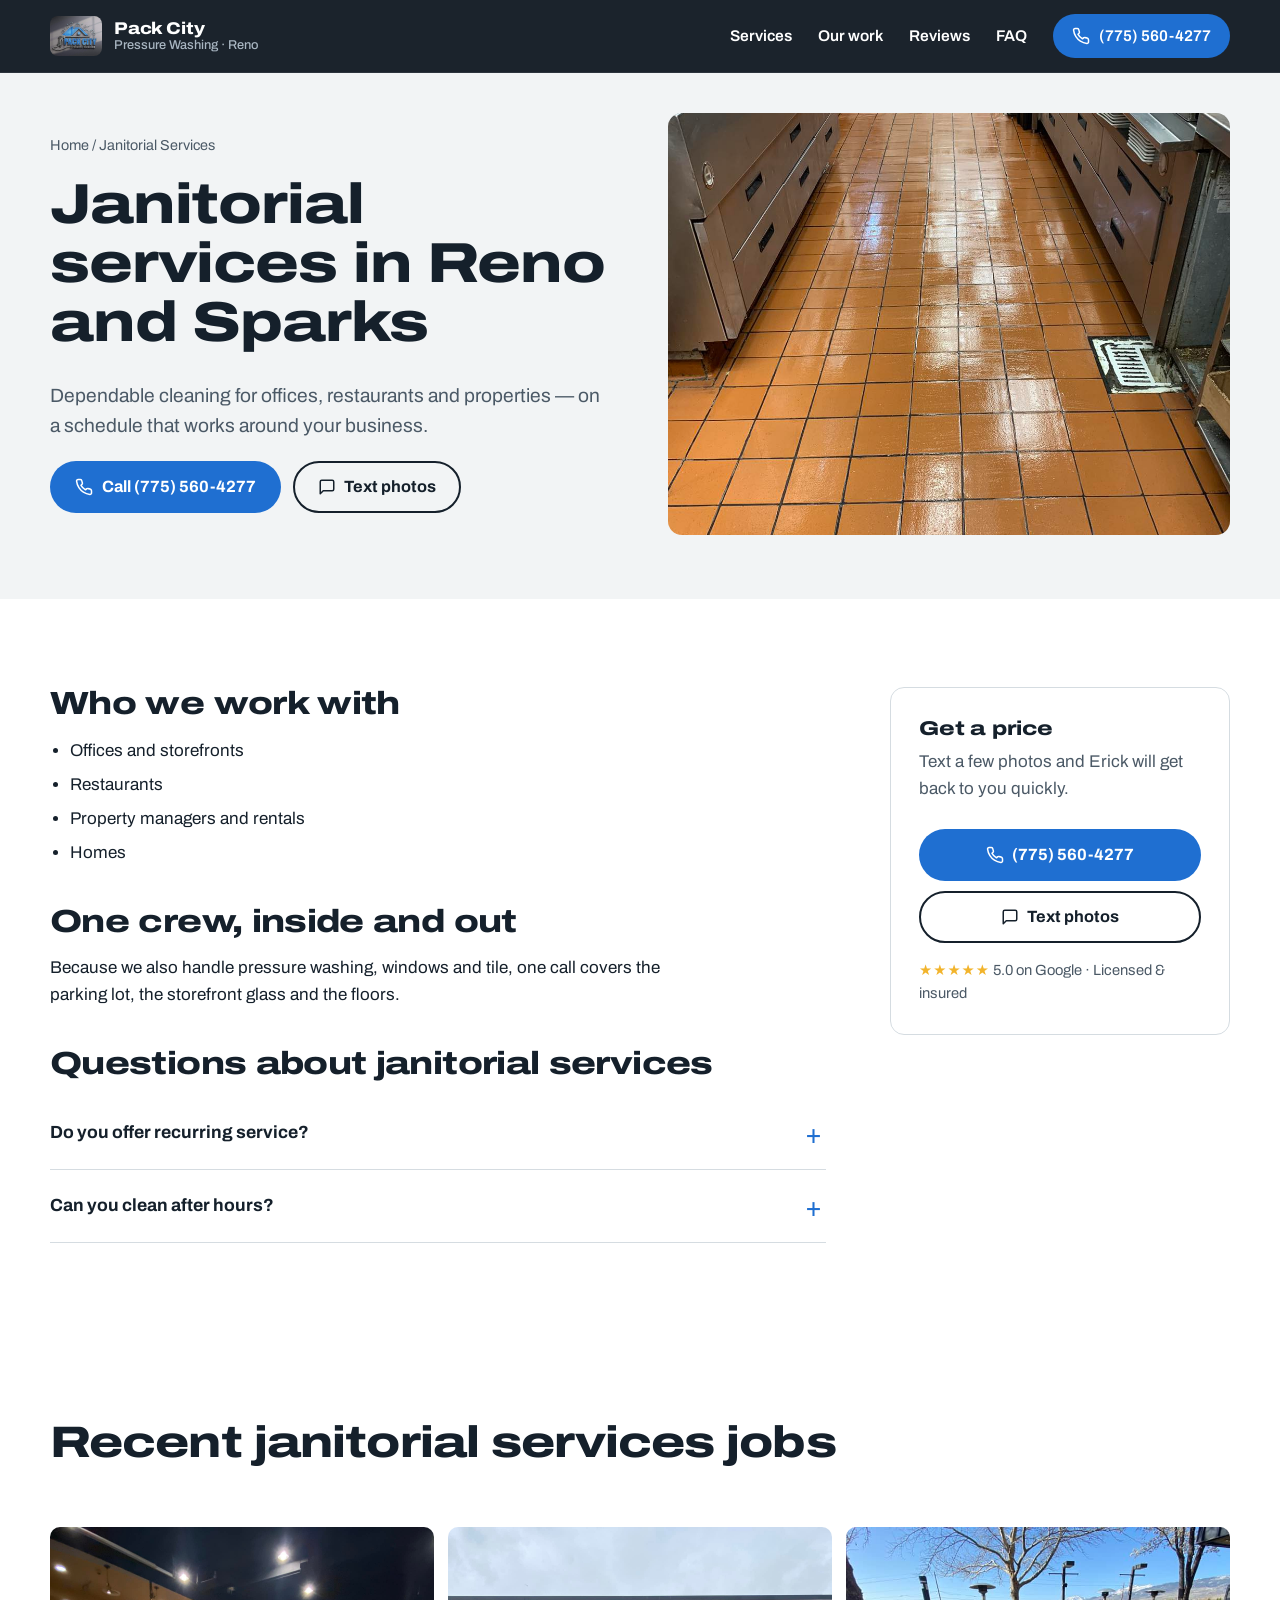
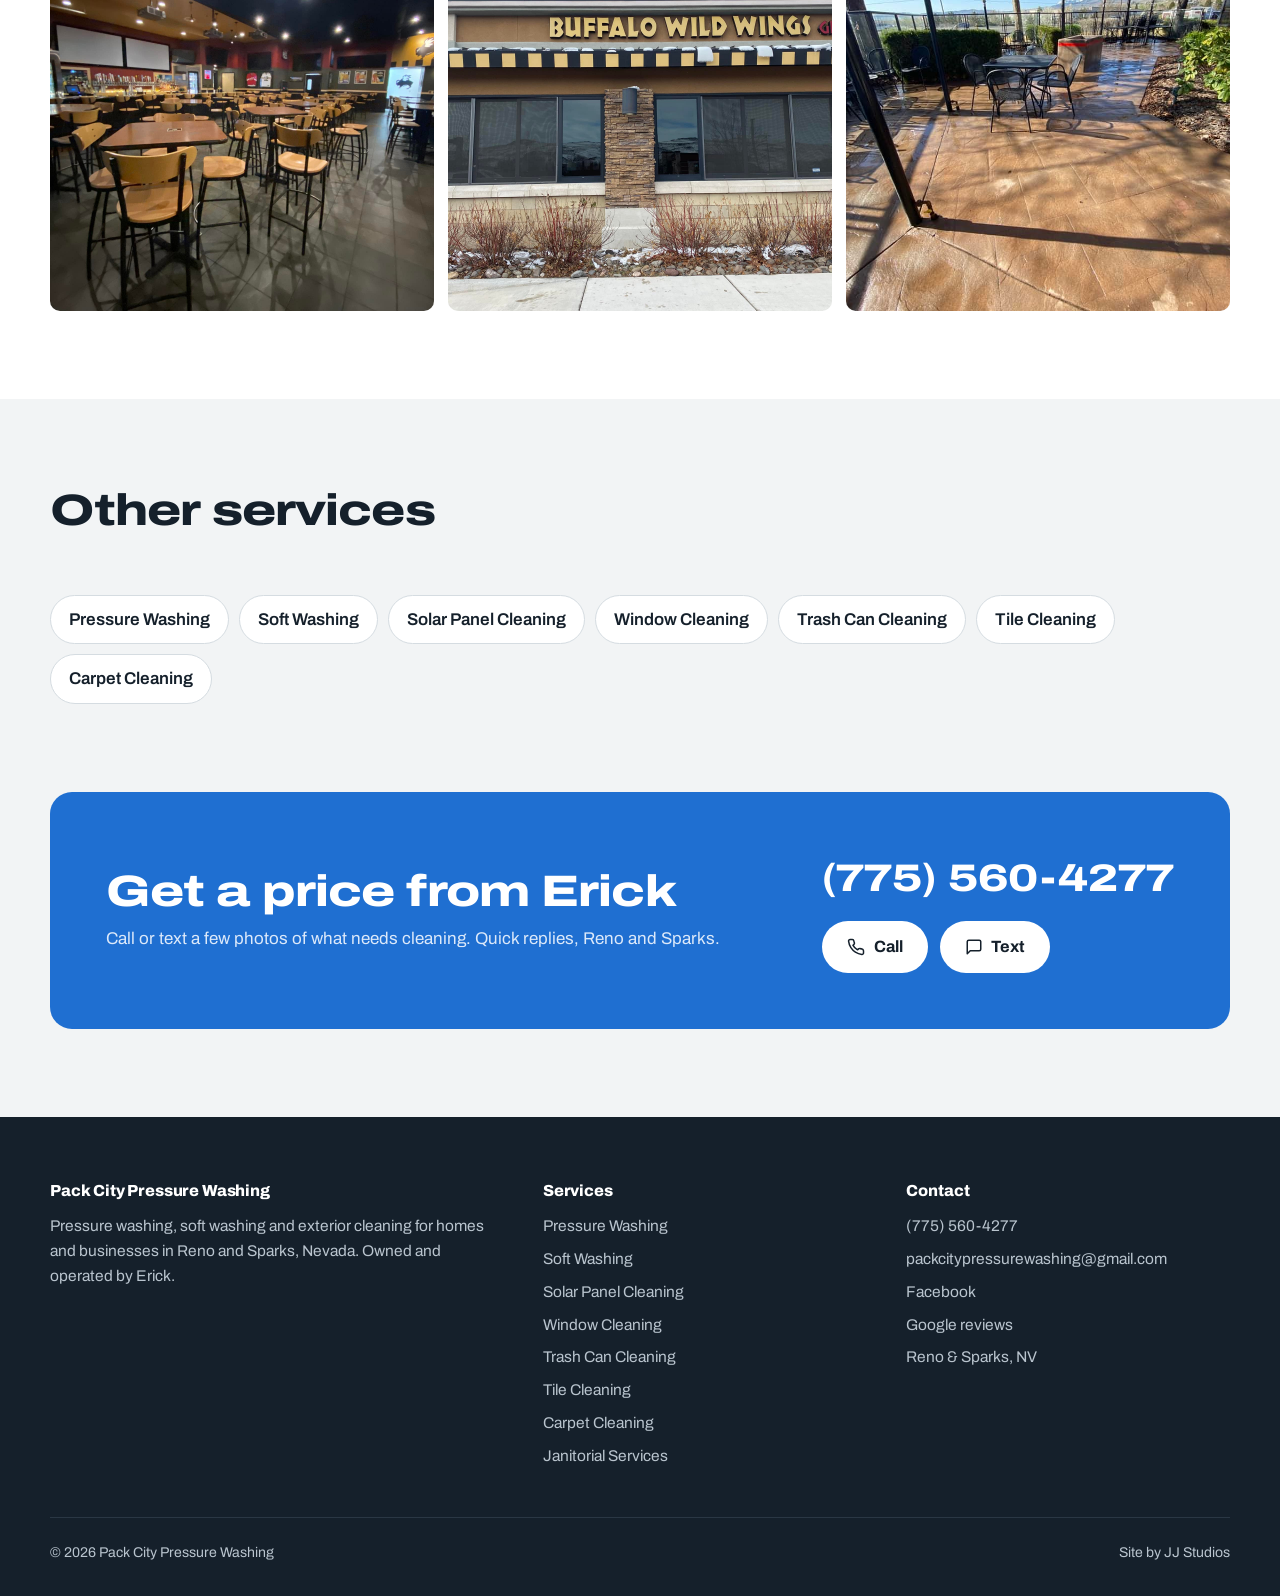
<file: janitorial-services-reno.html>
<!doctype html>
<html lang="en">
<head>
<meta charset="utf-8">
<meta name="viewport" content="width=device-width, initial-scale=1">
<title>Janitorial &amp; Commercial Cleaning in Reno, NV | Pack City</title>
<meta name="description" content="Janitorial Services in Reno &amp; Sparks, NV by Pack City Pressure Washing. Licensed, insured, 5.0 on Google. Call or text (775) 560-4277.">
<link rel="canonical" href="https://packcitypressurewashing.com/janitorial-services-reno">
<meta name="robots" content="index,follow">
<meta name="theme-color" content="#15202B">
<meta property="og:type" content="website">
<meta property="og:site_name" content="Pack City Pressure Washing">
<meta property="og:title" content="Janitorial &amp; Commercial Cleaning in Reno, NV | Pack City">
<meta property="og:description" content="Janitorial Services in Reno &amp; Sparks, NV by Pack City Pressure Washing. Licensed, insured, 5.0 on Google. Call or text (775) 560-4277.">
<meta property="og:url" content="https://packcitypressurewashing.com/janitorial-services-reno">
<meta property="og:image" content="https://packcitypressurewashing.com/assets/PACK-CITY%208.jpg">
<meta property="og:locale" content="en_US">
<meta name="twitter:card" content="summary_large_image">
<meta name="geo.region" content="US-NV">
<meta name="geo.placename" content="Reno">
<link rel="icon" href="assets/PACK-CITY%20LOGO.jpg">
<link rel="preconnect" href="https://fonts.googleapis.com"><link rel="preconnect" href="https://fonts.gstatic.com" crossorigin><link href="https://fonts.googleapis.com/css2?family=Archivo:wdth,wght@62..125,400..800&display=swap" rel="stylesheet">
<link rel="stylesheet" href="/style.css">
<script type="application/ld+json">{"@context":"https://schema.org","@graph":[{"@type":["LocalBusiness","HomeAndConstructionBusiness"],"@id":"https://packcitypressurewashing.com/#business","name":"Pack City Pressure Washing","url":"https://packcitypressurewashing.com/","telephone":"+17755604277","email":"packcitypressurewashing@gmail.com","image":"https://packcitypressurewashing.com/assets/PACK-CITY%2019.jpg","logo":"https://packcitypressurewashing.com/assets/PACK-CITY%20LOGO.jpg","description":"Pressure washing, soft washing, solar panel cleaning, window cleaning and janitorial services in Reno and Sparks, Nevada.","founder":{"@type":"Person","name":"Erick"},"address":{"@type":"PostalAddress","addressLocality":"Reno","addressRegion":"NV","addressCountry":"US"},"areaServed":[{"@type":"City","name":"Reno","sameAs":"https://en.wikipedia.org/wiki/Reno,_Nevada"},{"@type":"City","name":"Sparks","sameAs":"https://en.wikipedia.org/wiki/Sparks,_Nevada"}],"sameAs":["https://www.facebook.com/PackCityPressureWashing/","https://www.google.com/maps/place/?cid=13536468850740121917"],"hasOfferCatalog":{"@type":"OfferCatalog","name":"Cleaning services","itemListElement":[{"@type":"Offer","itemOffered":{"@type":"Service","name":"Pressure Washing","url":"https://packcitypressurewashing.com/pressure-washing-reno"}},{"@type":"Offer","itemOffered":{"@type":"Service","name":"Soft Washing","url":"https://packcitypressurewashing.com/soft-washing-reno"}},{"@type":"Offer","itemOffered":{"@type":"Service","name":"Solar Panel Cleaning","url":"https://packcitypressurewashing.com/solar-panel-cleaning-reno"}},{"@type":"Offer","itemOffered":{"@type":"Service","name":"Window Cleaning","url":"https://packcitypressurewashing.com/window-cleaning-reno"}},{"@type":"Offer","itemOffered":{"@type":"Service","name":"Trash Can Cleaning","url":"https://packcitypressurewashing.com/trash-can-cleaning-reno"}},{"@type":"Offer","itemOffered":{"@type":"Service","name":"Tile Cleaning","url":"https://packcitypressurewashing.com/tile-cleaning-reno"}},{"@type":"Offer","itemOffered":{"@type":"Service","name":"Carpet Cleaning","url":"https://packcitypressurewashing.com/carpet-cleaning-reno"}},{"@type":"Offer","itemOffered":{"@type":"Service","name":"Janitorial Services","url":"https://packcitypressurewashing.com/janitorial-services-reno"}}]}},{"@type":"Service","name":"Janitorial Services","serviceType":"Janitorial Services","url":"https://packcitypressurewashing.com/janitorial-services-reno","provider":{"@id":"https://packcitypressurewashing.com/#business"},"areaServed":[{"@type":"City","name":"Reno","sameAs":"https://en.wikipedia.org/wiki/Reno,_Nevada"},{"@type":"City","name":"Sparks","sameAs":"https://en.wikipedia.org/wiki/Sparks,_Nevada"}],"description":"Dependable cleaning for offices, restaurants and properties \u2014 on a schedule that works around your business."},{"@type":"BreadcrumbList","itemListElement":[{"@type":"ListItem","position":1,"name":"Home","item":"https://packcitypressurewashing.com/"},{"@type":"ListItem","position":2,"name":"Janitorial Services","item":"https://packcitypressurewashing.com/janitorial-services-reno"}]},{"@type":"FAQPage","mainEntity":[{"@type":"Question","name":"Do you offer recurring service?","acceptedAnswer":{"@type":"Answer","text":"Yes \u2014 weekly, bi-weekly or monthly. Call to talk through what you need."}},{"@type":"Question","name":"Can you clean after hours?","acceptedAnswer":{"@type":"Answer","text":"Yes. We can schedule around your business hours."}}]}]}</script>
</head>
<body>
<a class="skip" href="#main">Skip to content</a>
<header class="site-header">
 <div class="wrap">
  <a class="brand" href="/" aria-label="Pack City Pressure Washing home">
   <img src="assets/PACK-CITY%20LOGO.jpg" alt="Pack City Pressure Washing logo" width="52" height="40">
   <span>Pack City<small>Pressure Washing · Reno</small></span>
  </a>
  <button class="menu-btn" aria-expanded="false" aria-controls="nav" aria-label="Open menu"><svg viewBox="0 0 24 24" fill="none" stroke="currentColor" stroke-width="2" stroke-linecap="round" aria-hidden="true"><path d="M4 7h16M4 12h16M4 17h16"/></svg></button>
  <nav class="nav" id="nav" aria-label="Main">
   <a href="/#services">Services</a>
   <a href="/#work">Our work</a>
   <a href="/#reviews">Reviews</a>
   <a href="/#faq">FAQ</a>
   <a class="btn btn-primary header-call" href="tel:+17755604277"><svg viewBox="0 0 24 24" fill="none" stroke="currentColor" stroke-width="2" stroke-linecap="round" stroke-linejoin="round" aria-hidden="true"><path d="M22 16.9v3a2 2 0 0 1-2.2 2 19.8 19.8 0 0 1-8.6-3.1 19.5 19.5 0 0 1-6-6A19.8 19.8 0 0 1 2.1 4.2 2 2 0 0 1 4.1 2h3a2 2 0 0 1 2 1.7c.1.9.4 1.8.7 2.7a2 2 0 0 1-.5 2.1L8 9.8a16 16 0 0 0 6 6l1.3-1.3a2 2 0 0 1 2.1-.4c.9.3 1.8.6 2.7.7a2 2 0 0 1 1.7 2z"/></svg> (775) 560-4277</a>
  </nav>
 </div>
</header>
<main id="main">
<section class="svc-hero"><div class="wrap">
 <div>
  <nav class="crumbs" aria-label="Breadcrumb"><a href="/">Home</a> / Janitorial Services</nav>
  <h1>Janitorial services in Reno and Sparks</h1>
  <p class="lede">Dependable cleaning for offices, restaurants and properties — on a schedule that works around your business.</p>
  <div class="btn-row"><a class="btn btn-primary" href="tel:+17755604277"><svg viewBox="0 0 24 24" fill="none" stroke="currentColor" stroke-width="2" stroke-linecap="round" stroke-linejoin="round" aria-hidden="true"><path d="M22 16.9v3a2 2 0 0 1-2.2 2 19.8 19.8 0 0 1-8.6-3.1 19.5 19.5 0 0 1-6-6A19.8 19.8 0 0 1 2.1 4.2 2 2 0 0 1 4.1 2h3a2 2 0 0 1 2 1.7c.1.9.4 1.8.7 2.7a2 2 0 0 1-.5 2.1L8 9.8a16 16 0 0 0 6 6l1.3-1.3a2 2 0 0 1 2.1-.4c.9.3 1.8.6 2.7.7a2 2 0 0 1 1.7 2z"/></svg> Call (775) 560-4277</a><a class="btn btn-ghost" href="sms:+17755604277"><svg viewBox="0 0 24 24" fill="none" stroke="currentColor" stroke-width="2" stroke-linecap="round" stroke-linejoin="round" aria-hidden="true"><path d="M21 15a2 2 0 0 1-2 2H7l-4 4V5a2 2 0 0 1 2-2h14a2 2 0 0 1 2 2z"/></svg> Text photos</a></div>
 </div>
 <img class="main" src="assets/PACK-CITY%208.jpg" alt="Janitorial Services by Pack City in Reno, NV" fetchpriority="high">
</div></section>
<section class="band white"><div class="wrap prose">
 <div><h2>Who we work with</h2><ul><li>Offices and storefronts</li><li>Restaurants</li><li>Property managers and rentals</li><li>Homes</li></ul><h2>One crew, inside and out</h2><p>Because we also handle pressure washing, windows and tile, one call covers the parking lot, the storefront glass and the floors.</p><h2>Questions about janitorial services</h2><div class='faq'><details><summary>Do you offer recurring service?</summary><p>Yes — weekly, bi-weekly or monthly. Call to talk through what you need.</p></details><details><summary>Can you clean after hours?</summary><p>Yes. We can schedule around your business hours.</p></details></div></div>
 <aside class="aside">
  <h3>Get a price</h3>
  <p class="muted">Text a few photos and Erick will get back to you quickly.</p>
  <a class="btn btn-primary" href="tel:+17755604277"><svg viewBox="0 0 24 24" fill="none" stroke="currentColor" stroke-width="2" stroke-linecap="round" stroke-linejoin="round" aria-hidden="true"><path d="M22 16.9v3a2 2 0 0 1-2.2 2 19.8 19.8 0 0 1-8.6-3.1 19.5 19.5 0 0 1-6-6A19.8 19.8 0 0 1 2.1 4.2 2 2 0 0 1 4.1 2h3a2 2 0 0 1 2 1.7c.1.9.4 1.8.7 2.7a2 2 0 0 1-.5 2.1L8 9.8a16 16 0 0 0 6 6l1.3-1.3a2 2 0 0 1 2.1-.4c.9.3 1.8.6 2.7.7a2 2 0 0 1 1.7 2z"/></svg> (775) 560-4277</a>
  <a class="btn btn-ghost" href="sms:+17755604277"><svg viewBox="0 0 24 24" fill="none" stroke="currentColor" stroke-width="2" stroke-linecap="round" stroke-linejoin="round" aria-hidden="true"><path d="M21 15a2 2 0 0 1-2 2H7l-4 4V5a2 2 0 0 1 2-2h14a2 2 0 0 1 2 2z"/></svg> Text photos</a>
  <p class="muted" style="margin:16px 0 0;font-size:.92rem"><span class="stars">★★★★★</span> 5.0 on Google · Licensed &amp; insured</p>
 </aside>
</div></section>
<section class="band white"><div class="wrap"><div class="head"><h2>Recent janitorial services jobs</h2></div>
<div class="svc-gallery"><img src="assets/PACK-CITY%2026.jpg" alt="Janitorial Services job in Reno" loading="lazy" decoding="async"><img src="assets/PACK-CITY%2025.jpg" alt="Janitorial Services job in Reno" loading="lazy" decoding="async"><img src="assets/PACK-CITY%2011.jpg" alt="Janitorial Services job in Reno" loading="lazy" decoding="async"></div></div></section>
<section class="band"><div class="wrap"><div class="head"><h2>Other services</h2></div><ul class="related"><li><a href="/pressure-washing-reno">Pressure Washing</a></li><li><a href="/soft-washing-reno">Soft Washing</a></li><li><a href="/solar-panel-cleaning-reno">Solar Panel Cleaning</a></li><li><a href="/window-cleaning-reno">Window Cleaning</a></li><li><a href="/trash-can-cleaning-reno">Trash Can Cleaning</a></li><li><a href="/tile-cleaning-reno">Tile Cleaning</a></li><li><a href="/carpet-cleaning-reno">Carpet Cleaning</a></li></ul></div></section>
<section class="band cta-band"><div class="wrap">
 <div class="cta">
  <div>
   <h2>Get a price from Erick</h2>
   <p>Call or text a few photos of what needs cleaning. Quick replies, Reno and Sparks.</p>
  </div>
  <div>
   <a class="phone" href="tel:+17755604277">(775) 560-4277</a>
   <div class="btn-row"><a class="btn btn-light" href="tel:+17755604277"><svg viewBox="0 0 24 24" fill="none" stroke="currentColor" stroke-width="2" stroke-linecap="round" stroke-linejoin="round" aria-hidden="true"><path d="M22 16.9v3a2 2 0 0 1-2.2 2 19.8 19.8 0 0 1-8.6-3.1 19.5 19.5 0 0 1-6-6A19.8 19.8 0 0 1 2.1 4.2 2 2 0 0 1 4.1 2h3a2 2 0 0 1 2 1.7c.1.9.4 1.8.7 2.7a2 2 0 0 1-.5 2.1L8 9.8a16 16 0 0 0 6 6l1.3-1.3a2 2 0 0 1 2.1-.4c.9.3 1.8.6 2.7.7a2 2 0 0 1 1.7 2z"/></svg> Call</a><a class="btn btn-light" href="sms:+17755604277"><svg viewBox="0 0 24 24" fill="none" stroke="currentColor" stroke-width="2" stroke-linecap="round" stroke-linejoin="round" aria-hidden="true"><path d="M21 15a2 2 0 0 1-2 2H7l-4 4V5a2 2 0 0 1 2-2h14a2 2 0 0 1 2 2z"/></svg> Text</a></div>
  </div>
 </div>
</div></section></main>
<footer class="site-footer">
 <div class="wrap">
  <div class="cols">
   <div>
    <h3>Pack City Pressure Washing</h3>
    <p>Pressure washing, soft washing and exterior cleaning for homes and businesses in Reno and Sparks, Nevada. Owned and operated by Erick.</p>
   </div>
   <div><h3>Services</h3><ul><li><a href="/pressure-washing-reno">Pressure Washing</a></li><li><a href="/soft-washing-reno">Soft Washing</a></li><li><a href="/solar-panel-cleaning-reno">Solar Panel Cleaning</a></li><li><a href="/window-cleaning-reno">Window Cleaning</a></li><li><a href="/trash-can-cleaning-reno">Trash Can Cleaning</a></li><li><a href="/tile-cleaning-reno">Tile Cleaning</a></li><li><a href="/carpet-cleaning-reno">Carpet Cleaning</a></li><li><a href="/janitorial-services-reno">Janitorial Services</a></li></ul></div>
   <div><h3>Contact</h3><ul>
    <li><a href="tel:+17755604277">(775) 560-4277</a></li>
    <li><a href="mailto:packcitypressurewashing@gmail.com">packcitypressurewashing@gmail.com</a></li>
    <li><a href="https://www.facebook.com/PackCityPressureWashing/" rel="noopener" target="_blank">Facebook</a></li>
    <li><a href="https://www.google.com/maps/place/?cid=13536468850740121917" rel="noopener" target="_blank">Google reviews</a></li>
    <li>Reno &amp; Sparks, NV</li>
   </ul></div>
  </div>
  <div class="legal"><span>© <span id="year">2026</span> Pack City Pressure Washing</span><span>Site by <a href="https://www.jjstudiowd.com/" rel="noopener" target="_blank">JJ Studios</a></span></div>
 </div>
</footer>
<div class="callbar"><a class="btn btn-primary" href="tel:+17755604277"><svg viewBox="0 0 24 24" fill="none" stroke="currentColor" stroke-width="2" stroke-linecap="round" stroke-linejoin="round" aria-hidden="true"><path d="M22 16.9v3a2 2 0 0 1-2.2 2 19.8 19.8 0 0 1-8.6-3.1 19.5 19.5 0 0 1-6-6A19.8 19.8 0 0 1 2.1 4.2 2 2 0 0 1 4.1 2h3a2 2 0 0 1 2 1.7c.1.9.4 1.8.7 2.7a2 2 0 0 1-.5 2.1L8 9.8a16 16 0 0 0 6 6l1.3-1.3a2 2 0 0 1 2.1-.4c.9.3 1.8.6 2.7.7a2 2 0 0 1 1.7 2z"/></svg> Call</a><a class="btn btn-ghost" href="sms:+17755604277"><svg viewBox="0 0 24 24" fill="none" stroke="currentColor" stroke-width="2" stroke-linecap="round" stroke-linejoin="round" aria-hidden="true"><path d="M21 15a2 2 0 0 1-2 2H7l-4 4V5a2 2 0 0 1 2-2h14a2 2 0 0 1 2 2z"/></svg> Text</a></div>
<script src="/main.js" defer></script>
</body>
</html>
</file>
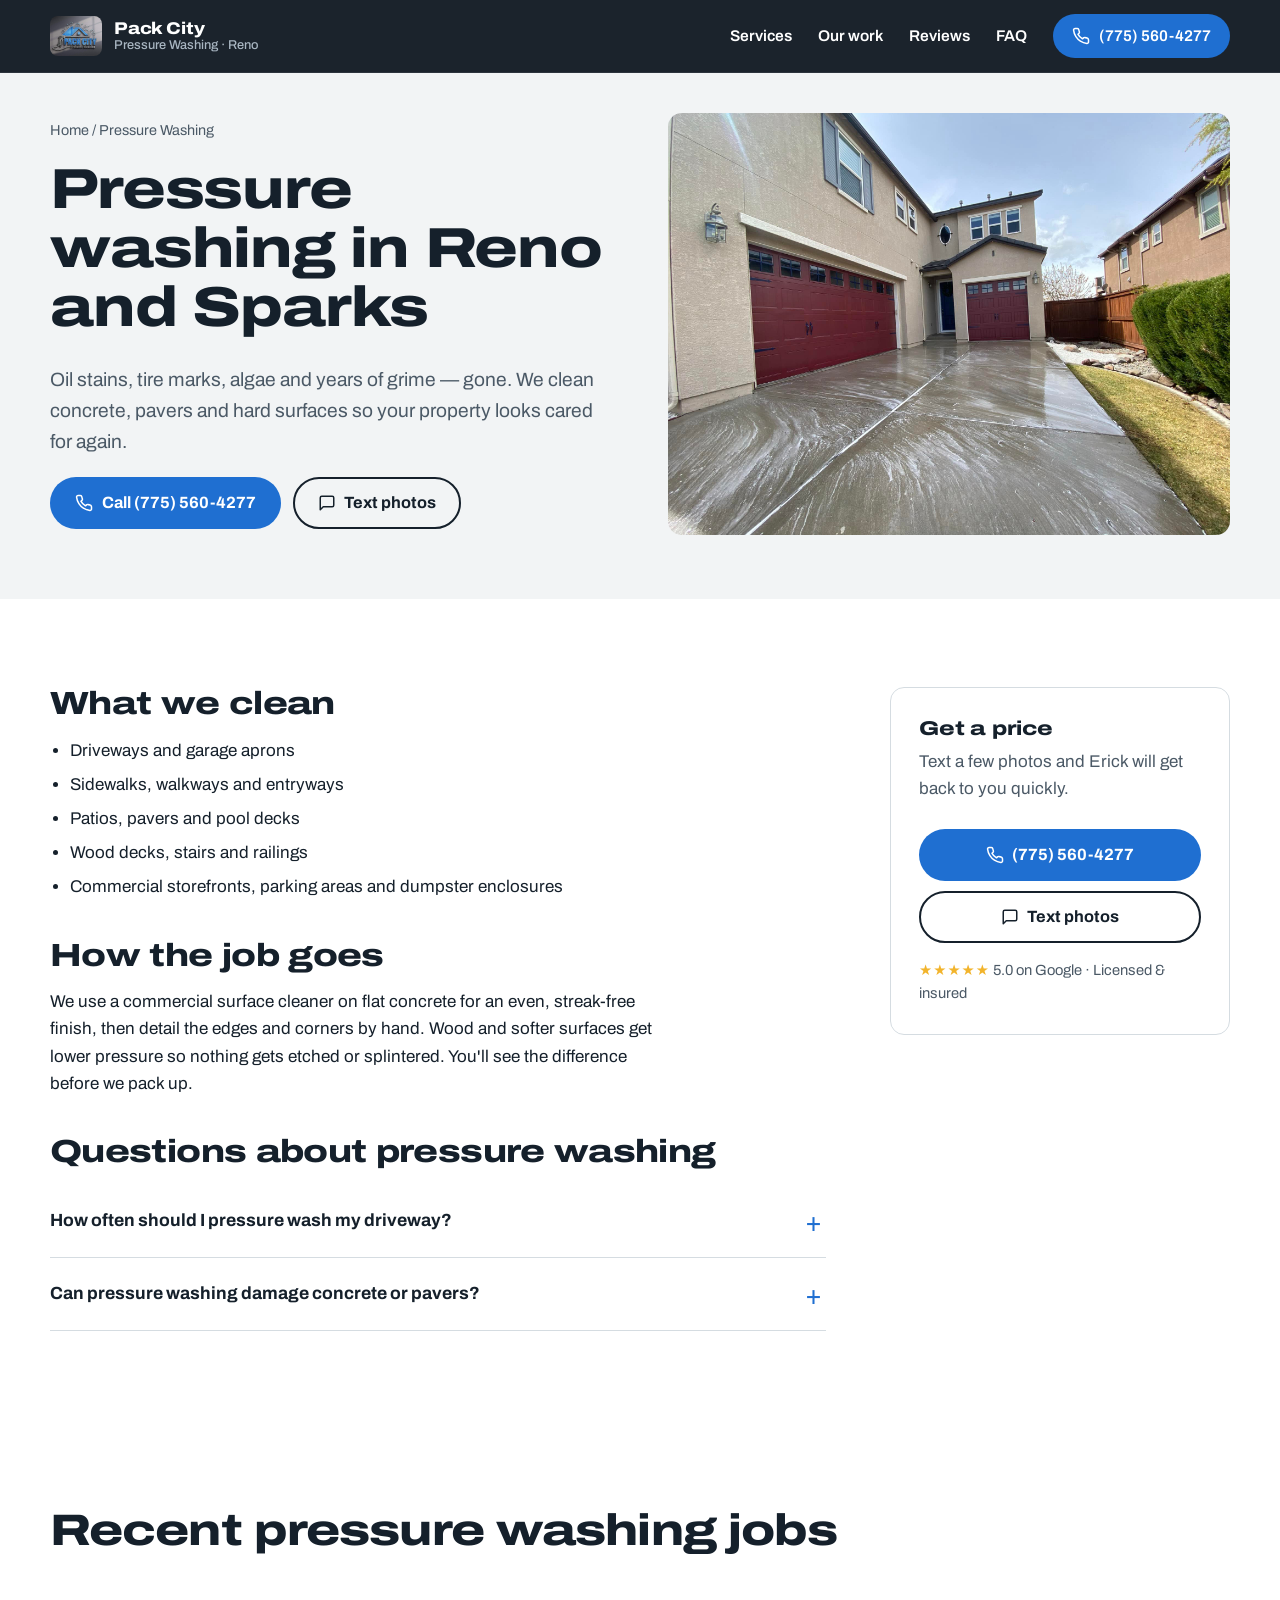
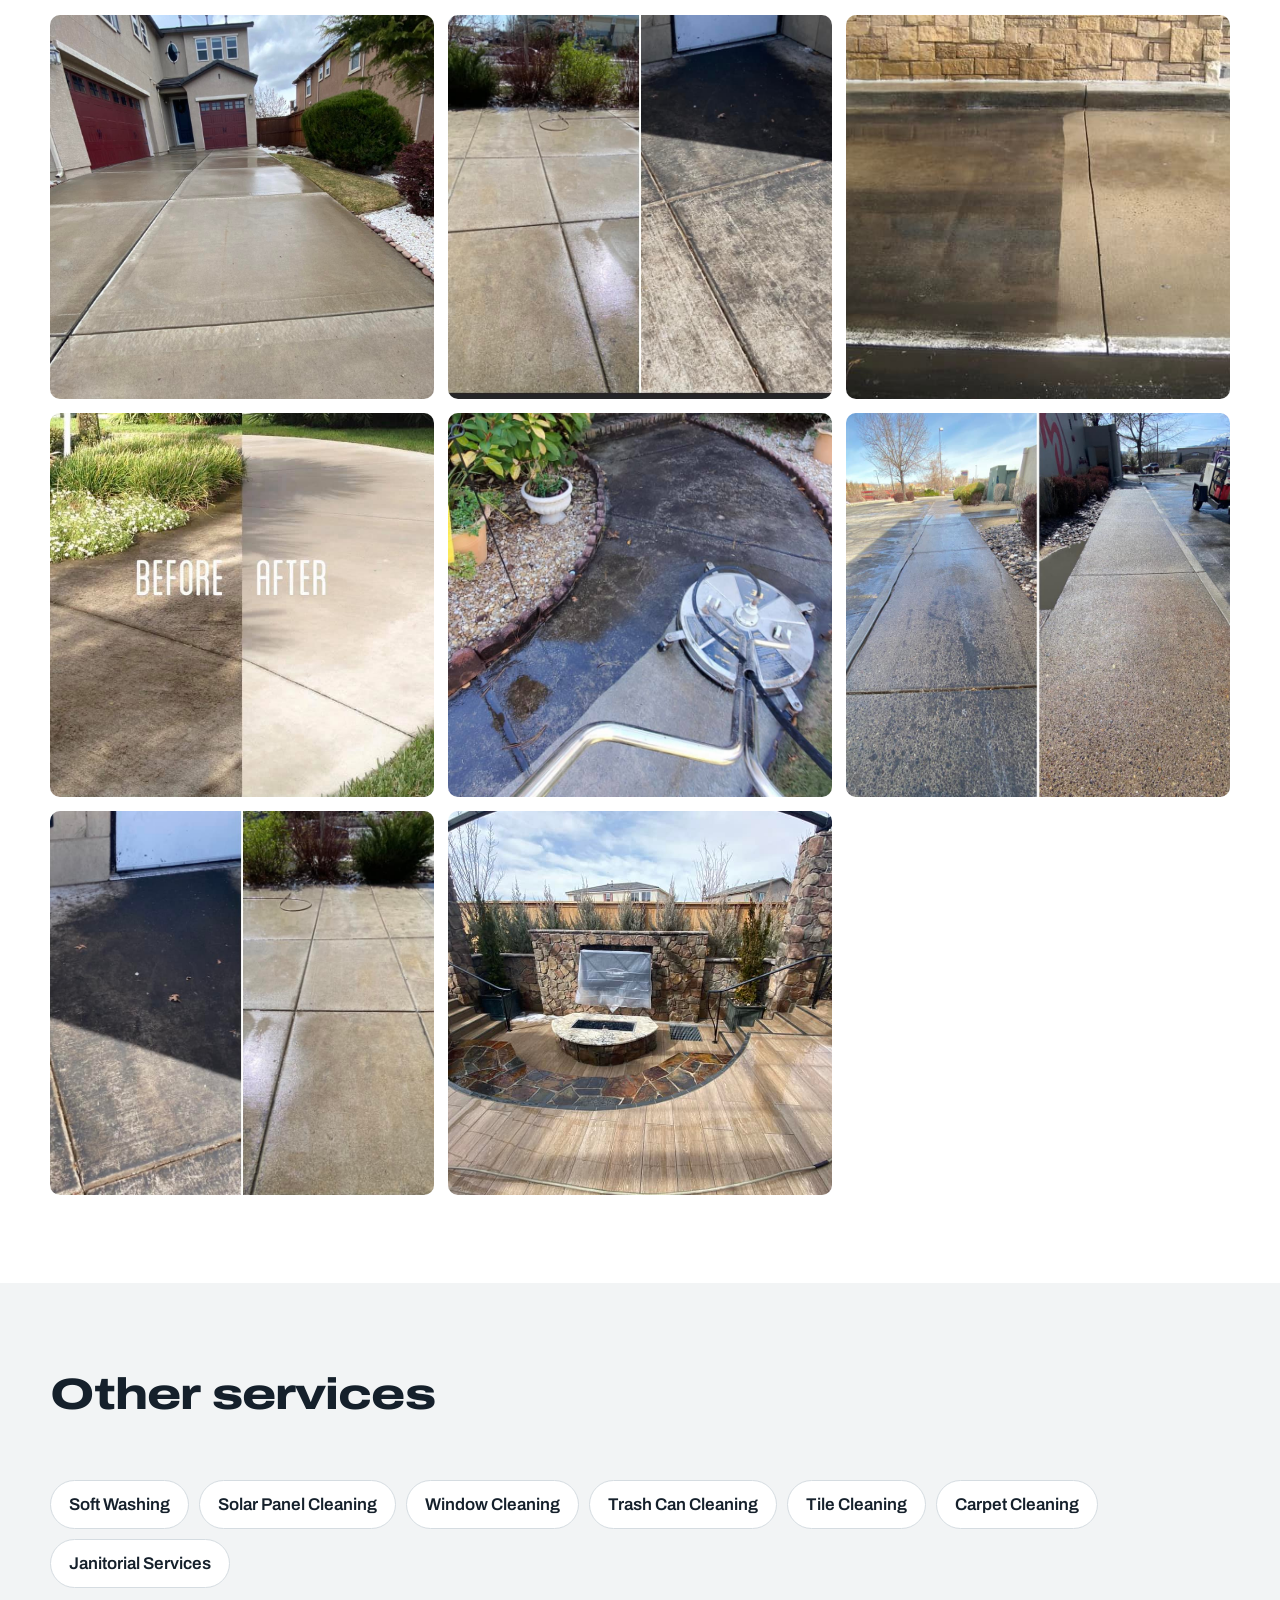
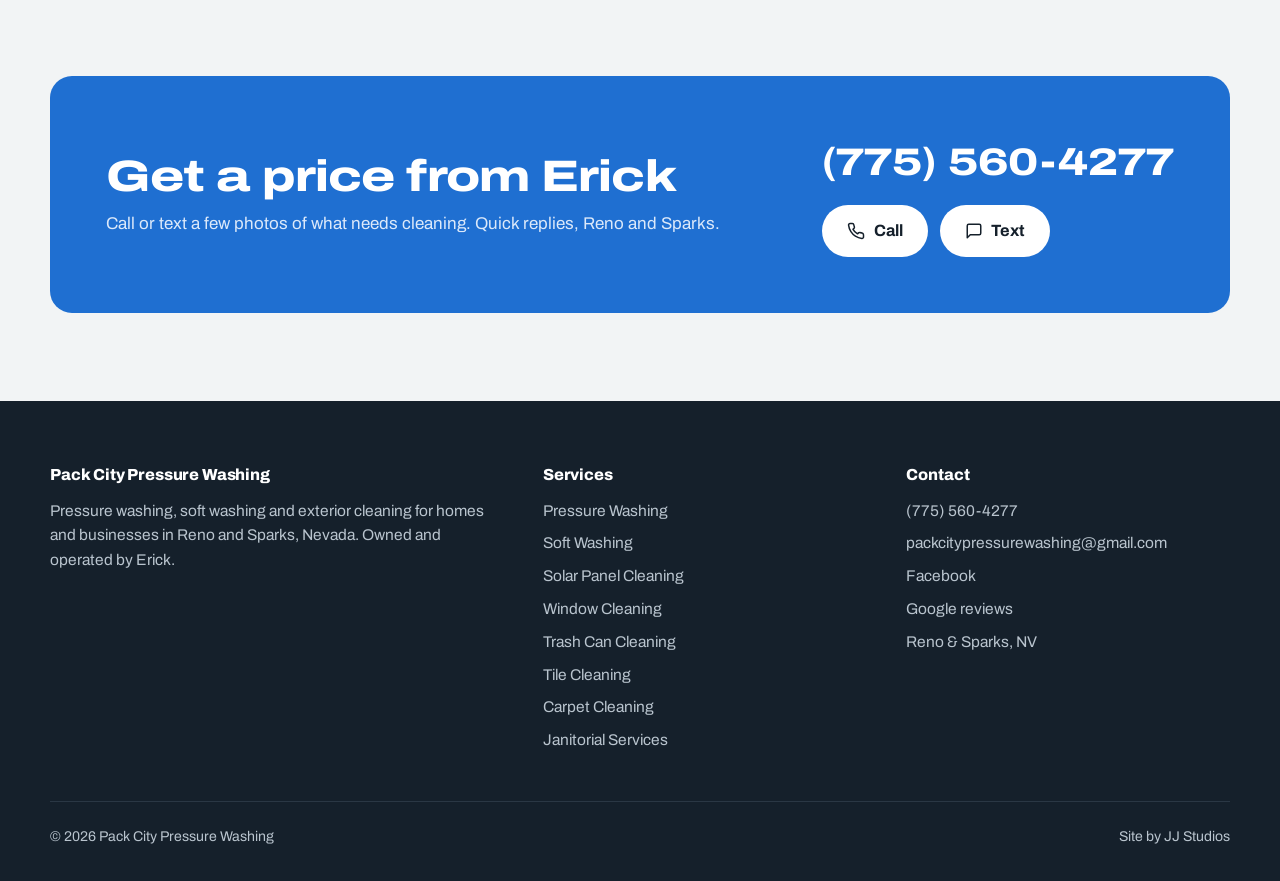
<file: pressure-washing-reno.html>
<!doctype html>
<html lang="en">
<head>
<meta charset="utf-8">
<meta name="viewport" content="width=device-width, initial-scale=1">
<title>Pressure Washing in Reno &amp; Sparks, NV | Pack City</title>
<meta name="description" content="Oil stains, tire marks, algae and years of grime — gone. Pressure Washing in Reno &amp; Sparks, NV by Pack City. 5.0 on Google. Call or text (775) 560-4277.">
<link rel="canonical" href="https://packcitypressurewashing.com/pressure-washing-reno">
<meta name="robots" content="index,follow">
<meta name="theme-color" content="#15202B">
<meta property="og:type" content="website">
<meta property="og:site_name" content="Pack City Pressure Washing">
<meta property="og:title" content="Pressure Washing in Reno &amp; Sparks, NV | Pack City">
<meta property="og:description" content="Oil stains, tire marks, algae and years of grime — gone. Pressure Washing in Reno &amp; Sparks, NV by Pack City. 5.0 on Google. Call or text (775) 560-4277.">
<meta property="og:url" content="https://packcitypressurewashing.com/pressure-washing-reno">
<meta property="og:image" content="https://packcitypressurewashing.com/assets/PACK-CITY%2019.jpg">
<meta property="og:locale" content="en_US">
<meta name="twitter:card" content="summary_large_image">
<meta name="geo.region" content="US-NV">
<meta name="geo.placename" content="Reno">
<link rel="icon" href="assets/PACK-CITY%20LOGO.jpg">
<link rel="preconnect" href="https://fonts.googleapis.com"><link rel="preconnect" href="https://fonts.gstatic.com" crossorigin><link href="https://fonts.googleapis.com/css2?family=Archivo:wdth,wght@62..125,400..800&display=swap" rel="stylesheet">
<link rel="stylesheet" href="/style.css">
<script type="application/ld+json">{"@context":"https://schema.org","@graph":[{"@type":["LocalBusiness","HomeAndConstructionBusiness"],"@id":"https://packcitypressurewashing.com/#business","name":"Pack City Pressure Washing","url":"https://packcitypressurewashing.com/","telephone":"+17755604277","email":"packcitypressurewashing@gmail.com","image":"https://packcitypressurewashing.com/assets/PACK-CITY%2019.jpg","logo":"https://packcitypressurewashing.com/assets/PACK-CITY%20LOGO.jpg","description":"Pressure washing, soft washing, solar panel cleaning, window cleaning and janitorial services in Reno and Sparks, Nevada.","founder":{"@type":"Person","name":"Erick"},"address":{"@type":"PostalAddress","addressLocality":"Reno","addressRegion":"NV","addressCountry":"US"},"areaServed":[{"@type":"City","name":"Reno","sameAs":"https://en.wikipedia.org/wiki/Reno,_Nevada"},{"@type":"City","name":"Sparks","sameAs":"https://en.wikipedia.org/wiki/Sparks,_Nevada"}],"sameAs":["https://www.facebook.com/PackCityPressureWashing/","https://www.google.com/maps/place/?cid=13536468850740121917"],"hasOfferCatalog":{"@type":"OfferCatalog","name":"Cleaning services","itemListElement":[{"@type":"Offer","itemOffered":{"@type":"Service","name":"Pressure Washing","url":"https://packcitypressurewashing.com/pressure-washing-reno"}},{"@type":"Offer","itemOffered":{"@type":"Service","name":"Soft Washing","url":"https://packcitypressurewashing.com/soft-washing-reno"}},{"@type":"Offer","itemOffered":{"@type":"Service","name":"Solar Panel Cleaning","url":"https://packcitypressurewashing.com/solar-panel-cleaning-reno"}},{"@type":"Offer","itemOffered":{"@type":"Service","name":"Window Cleaning","url":"https://packcitypressurewashing.com/window-cleaning-reno"}},{"@type":"Offer","itemOffered":{"@type":"Service","name":"Trash Can Cleaning","url":"https://packcitypressurewashing.com/trash-can-cleaning-reno"}},{"@type":"Offer","itemOffered":{"@type":"Service","name":"Tile Cleaning","url":"https://packcitypressurewashing.com/tile-cleaning-reno"}},{"@type":"Offer","itemOffered":{"@type":"Service","name":"Carpet Cleaning","url":"https://packcitypressurewashing.com/carpet-cleaning-reno"}},{"@type":"Offer","itemOffered":{"@type":"Service","name":"Janitorial Services","url":"https://packcitypressurewashing.com/janitorial-services-reno"}}]}},{"@type":"Service","name":"Pressure Washing","serviceType":"Pressure Washing","url":"https://packcitypressurewashing.com/pressure-washing-reno","provider":{"@id":"https://packcitypressurewashing.com/#business"},"areaServed":[{"@type":"City","name":"Reno","sameAs":"https://en.wikipedia.org/wiki/Reno,_Nevada"},{"@type":"City","name":"Sparks","sameAs":"https://en.wikipedia.org/wiki/Sparks,_Nevada"}],"description":"Oil stains, tire marks, algae and years of grime \u2014 gone. We clean concrete, pavers and hard surfaces so your property looks cared for again."},{"@type":"BreadcrumbList","itemListElement":[{"@type":"ListItem","position":1,"name":"Home","item":"https://packcitypressurewashing.com/"},{"@type":"ListItem","position":2,"name":"Pressure Washing","item":"https://packcitypressurewashing.com/pressure-washing-reno"}]},{"@type":"FAQPage","mainEntity":[{"@type":"Question","name":"How often should I pressure wash my driveway?","acceptedAnswer":{"@type":"Answer","text":"Most Reno homes look best with a cleaning once a year. Driveways with heavy oil drips, trees overhead or winter road grime may need it more often."}},{"@type":"Question","name":"Can pressure washing damage concrete or pavers?","acceptedAnswer":{"@type":"Answer","text":"Too much pressure in the wrong hands can. We match the pressure and nozzle to the surface and use a surface cleaner on flat concrete to keep the finish even."}}]}]}</script>
</head>
<body>
<a class="skip" href="#main">Skip to content</a>
<header class="site-header">
 <div class="wrap">
  <a class="brand" href="/" aria-label="Pack City Pressure Washing home">
   <img src="assets/PACK-CITY%20LOGO.jpg" alt="Pack City Pressure Washing logo" width="52" height="40">
   <span>Pack City<small>Pressure Washing · Reno</small></span>
  </a>
  <button class="menu-btn" aria-expanded="false" aria-controls="nav" aria-label="Open menu"><svg viewBox="0 0 24 24" fill="none" stroke="currentColor" stroke-width="2" stroke-linecap="round" aria-hidden="true"><path d="M4 7h16M4 12h16M4 17h16"/></svg></button>
  <nav class="nav" id="nav" aria-label="Main">
   <a href="/#services">Services</a>
   <a href="/#work">Our work</a>
   <a href="/#reviews">Reviews</a>
   <a href="/#faq">FAQ</a>
   <a class="btn btn-primary header-call" href="tel:+17755604277"><svg viewBox="0 0 24 24" fill="none" stroke="currentColor" stroke-width="2" stroke-linecap="round" stroke-linejoin="round" aria-hidden="true"><path d="M22 16.9v3a2 2 0 0 1-2.2 2 19.8 19.8 0 0 1-8.6-3.1 19.5 19.5 0 0 1-6-6A19.8 19.8 0 0 1 2.1 4.2 2 2 0 0 1 4.1 2h3a2 2 0 0 1 2 1.7c.1.9.4 1.8.7 2.7a2 2 0 0 1-.5 2.1L8 9.8a16 16 0 0 0 6 6l1.3-1.3a2 2 0 0 1 2.1-.4c.9.3 1.8.6 2.7.7a2 2 0 0 1 1.7 2z"/></svg> (775) 560-4277</a>
  </nav>
 </div>
</header>
<main id="main">
<section class="svc-hero"><div class="wrap">
 <div>
  <nav class="crumbs" aria-label="Breadcrumb"><a href="/">Home</a> / Pressure Washing</nav>
  <h1>Pressure washing in Reno and Sparks</h1>
  <p class="lede">Oil stains, tire marks, algae and years of grime — gone. We clean concrete, pavers and hard surfaces so your property looks cared for again.</p>
  <div class="btn-row"><a class="btn btn-primary" href="tel:+17755604277"><svg viewBox="0 0 24 24" fill="none" stroke="currentColor" stroke-width="2" stroke-linecap="round" stroke-linejoin="round" aria-hidden="true"><path d="M22 16.9v3a2 2 0 0 1-2.2 2 19.8 19.8 0 0 1-8.6-3.1 19.5 19.5 0 0 1-6-6A19.8 19.8 0 0 1 2.1 4.2 2 2 0 0 1 4.1 2h3a2 2 0 0 1 2 1.7c.1.9.4 1.8.7 2.7a2 2 0 0 1-.5 2.1L8 9.8a16 16 0 0 0 6 6l1.3-1.3a2 2 0 0 1 2.1-.4c.9.3 1.8.6 2.7.7a2 2 0 0 1 1.7 2z"/></svg> Call (775) 560-4277</a><a class="btn btn-ghost" href="sms:+17755604277"><svg viewBox="0 0 24 24" fill="none" stroke="currentColor" stroke-width="2" stroke-linecap="round" stroke-linejoin="round" aria-hidden="true"><path d="M21 15a2 2 0 0 1-2 2H7l-4 4V5a2 2 0 0 1 2-2h14a2 2 0 0 1 2 2z"/></svg> Text photos</a></div>
 </div>
 <img class="main" src="assets/PACK-CITY%2019.jpg" alt="Pressure Washing by Pack City in Reno, NV" fetchpriority="high">
</div></section>
<section class="band white"><div class="wrap prose">
 <div><h2>What we clean</h2><ul><li>Driveways and garage aprons</li><li>Sidewalks, walkways and entryways</li><li>Patios, pavers and pool decks</li><li>Wood decks, stairs and railings</li><li>Commercial storefronts, parking areas and dumpster enclosures</li></ul><h2>How the job goes</h2><p>We use a commercial surface cleaner on flat concrete for an even, streak-free finish, then detail the edges and corners by hand. Wood and softer surfaces get lower pressure so nothing gets etched or splintered. You&#x27;ll see the difference before we pack up.</p><h2>Questions about pressure washing</h2><div class='faq'><details><summary>How often should I pressure wash my driveway?</summary><p>Most Reno homes look best with a cleaning once a year. Driveways with heavy oil drips, trees overhead or winter road grime may need it more often.</p></details><details><summary>Can pressure washing damage concrete or pavers?</summary><p>Too much pressure in the wrong hands can. We match the pressure and nozzle to the surface and use a surface cleaner on flat concrete to keep the finish even.</p></details></div></div>
 <aside class="aside">
  <h3>Get a price</h3>
  <p class="muted">Text a few photos and Erick will get back to you quickly.</p>
  <a class="btn btn-primary" href="tel:+17755604277"><svg viewBox="0 0 24 24" fill="none" stroke="currentColor" stroke-width="2" stroke-linecap="round" stroke-linejoin="round" aria-hidden="true"><path d="M22 16.9v3a2 2 0 0 1-2.2 2 19.8 19.8 0 0 1-8.6-3.1 19.5 19.5 0 0 1-6-6A19.8 19.8 0 0 1 2.1 4.2 2 2 0 0 1 4.1 2h3a2 2 0 0 1 2 1.7c.1.9.4 1.8.7 2.7a2 2 0 0 1-.5 2.1L8 9.8a16 16 0 0 0 6 6l1.3-1.3a2 2 0 0 1 2.1-.4c.9.3 1.8.6 2.7.7a2 2 0 0 1 1.7 2z"/></svg> (775) 560-4277</a>
  <a class="btn btn-ghost" href="sms:+17755604277"><svg viewBox="0 0 24 24" fill="none" stroke="currentColor" stroke-width="2" stroke-linecap="round" stroke-linejoin="round" aria-hidden="true"><path d="M21 15a2 2 0 0 1-2 2H7l-4 4V5a2 2 0 0 1 2-2h14a2 2 0 0 1 2 2z"/></svg> Text photos</a>
  <p class="muted" style="margin:16px 0 0;font-size:.92rem"><span class="stars">★★★★★</span> 5.0 on Google · Licensed &amp; insured</p>
 </aside>
</div></section>
<section class="band white"><div class="wrap"><div class="head"><h2>Recent pressure washing jobs</h2></div>
<div class="svc-gallery"><img src="assets/PACK-CITY%2020.jpg" alt="Pressure Washing job in Reno" loading="lazy" decoding="async"><img src="assets/PACK-CITY%2021.jpg" alt="Pressure Washing job in Reno" loading="lazy" decoding="async"><img src="assets/PACK-CITY%2022.jpg" alt="Pressure Washing job in Reno" loading="lazy" decoding="async"><img src="assets/PACK-CITY%2036.jpg" alt="Pressure Washing job in Reno" loading="lazy" decoding="async"><img src="assets/PACK-CITY%2037.jpg" alt="Pressure Washing job in Reno" loading="lazy" decoding="async"><img src="assets/PACK-CITY%2017.jpg" alt="Pressure Washing job in Reno" loading="lazy" decoding="async"><img src="assets/PACK-CITY%2018.jpg" alt="Pressure Washing job in Reno" loading="lazy" decoding="async"><img src="assets/PACK-CITY%2010.jpg" alt="Pressure Washing job in Reno" loading="lazy" decoding="async"></div></div></section>
<section class="band"><div class="wrap"><div class="head"><h2>Other services</h2></div><ul class="related"><li><a href="/soft-washing-reno">Soft Washing</a></li><li><a href="/solar-panel-cleaning-reno">Solar Panel Cleaning</a></li><li><a href="/window-cleaning-reno">Window Cleaning</a></li><li><a href="/trash-can-cleaning-reno">Trash Can Cleaning</a></li><li><a href="/tile-cleaning-reno">Tile Cleaning</a></li><li><a href="/carpet-cleaning-reno">Carpet Cleaning</a></li><li><a href="/janitorial-services-reno">Janitorial Services</a></li></ul></div></section>
<section class="band cta-band"><div class="wrap">
 <div class="cta">
  <div>
   <h2>Get a price from Erick</h2>
   <p>Call or text a few photos of what needs cleaning. Quick replies, Reno and Sparks.</p>
  </div>
  <div>
   <a class="phone" href="tel:+17755604277">(775) 560-4277</a>
   <div class="btn-row"><a class="btn btn-light" href="tel:+17755604277"><svg viewBox="0 0 24 24" fill="none" stroke="currentColor" stroke-width="2" stroke-linecap="round" stroke-linejoin="round" aria-hidden="true"><path d="M22 16.9v3a2 2 0 0 1-2.2 2 19.8 19.8 0 0 1-8.6-3.1 19.5 19.5 0 0 1-6-6A19.8 19.8 0 0 1 2.1 4.2 2 2 0 0 1 4.1 2h3a2 2 0 0 1 2 1.7c.1.9.4 1.8.7 2.7a2 2 0 0 1-.5 2.1L8 9.8a16 16 0 0 0 6 6l1.3-1.3a2 2 0 0 1 2.1-.4c.9.3 1.8.6 2.7.7a2 2 0 0 1 1.7 2z"/></svg> Call</a><a class="btn btn-light" href="sms:+17755604277"><svg viewBox="0 0 24 24" fill="none" stroke="currentColor" stroke-width="2" stroke-linecap="round" stroke-linejoin="round" aria-hidden="true"><path d="M21 15a2 2 0 0 1-2 2H7l-4 4V5a2 2 0 0 1 2-2h14a2 2 0 0 1 2 2z"/></svg> Text</a></div>
  </div>
 </div>
</div></section></main>
<footer class="site-footer">
 <div class="wrap">
  <div class="cols">
   <div>
    <h3>Pack City Pressure Washing</h3>
    <p>Pressure washing, soft washing and exterior cleaning for homes and businesses in Reno and Sparks, Nevada. Owned and operated by Erick.</p>
   </div>
   <div><h3>Services</h3><ul><li><a href="/pressure-washing-reno">Pressure Washing</a></li><li><a href="/soft-washing-reno">Soft Washing</a></li><li><a href="/solar-panel-cleaning-reno">Solar Panel Cleaning</a></li><li><a href="/window-cleaning-reno">Window Cleaning</a></li><li><a href="/trash-can-cleaning-reno">Trash Can Cleaning</a></li><li><a href="/tile-cleaning-reno">Tile Cleaning</a></li><li><a href="/carpet-cleaning-reno">Carpet Cleaning</a></li><li><a href="/janitorial-services-reno">Janitorial Services</a></li></ul></div>
   <div><h3>Contact</h3><ul>
    <li><a href="tel:+17755604277">(775) 560-4277</a></li>
    <li><a href="mailto:packcitypressurewashing@gmail.com">packcitypressurewashing@gmail.com</a></li>
    <li><a href="https://www.facebook.com/PackCityPressureWashing/" rel="noopener" target="_blank">Facebook</a></li>
    <li><a href="https://www.google.com/maps/place/?cid=13536468850740121917" rel="noopener" target="_blank">Google reviews</a></li>
    <li>Reno &amp; Sparks, NV</li>
   </ul></div>
  </div>
  <div class="legal"><span>© <span id="year">2026</span> Pack City Pressure Washing</span><span>Site by <a href="https://www.jjstudiowd.com/" rel="noopener" target="_blank">JJ Studios</a></span></div>
 </div>
</footer>
<div class="callbar"><a class="btn btn-primary" href="tel:+17755604277"><svg viewBox="0 0 24 24" fill="none" stroke="currentColor" stroke-width="2" stroke-linecap="round" stroke-linejoin="round" aria-hidden="true"><path d="M22 16.9v3a2 2 0 0 1-2.2 2 19.8 19.8 0 0 1-8.6-3.1 19.5 19.5 0 0 1-6-6A19.8 19.8 0 0 1 2.1 4.2 2 2 0 0 1 4.1 2h3a2 2 0 0 1 2 1.7c.1.9.4 1.8.7 2.7a2 2 0 0 1-.5 2.1L8 9.8a16 16 0 0 0 6 6l1.3-1.3a2 2 0 0 1 2.1-.4c.9.3 1.8.6 2.7.7a2 2 0 0 1 1.7 2z"/></svg> Call</a><a class="btn btn-ghost" href="sms:+17755604277"><svg viewBox="0 0 24 24" fill="none" stroke="currentColor" stroke-width="2" stroke-linecap="round" stroke-linejoin="round" aria-hidden="true"><path d="M21 15a2 2 0 0 1-2 2H7l-4 4V5a2 2 0 0 1 2-2h14a2 2 0 0 1 2 2z"/></svg> Text</a></div>
<script src="/main.js" defer></script>
</body>
</html>
</file>
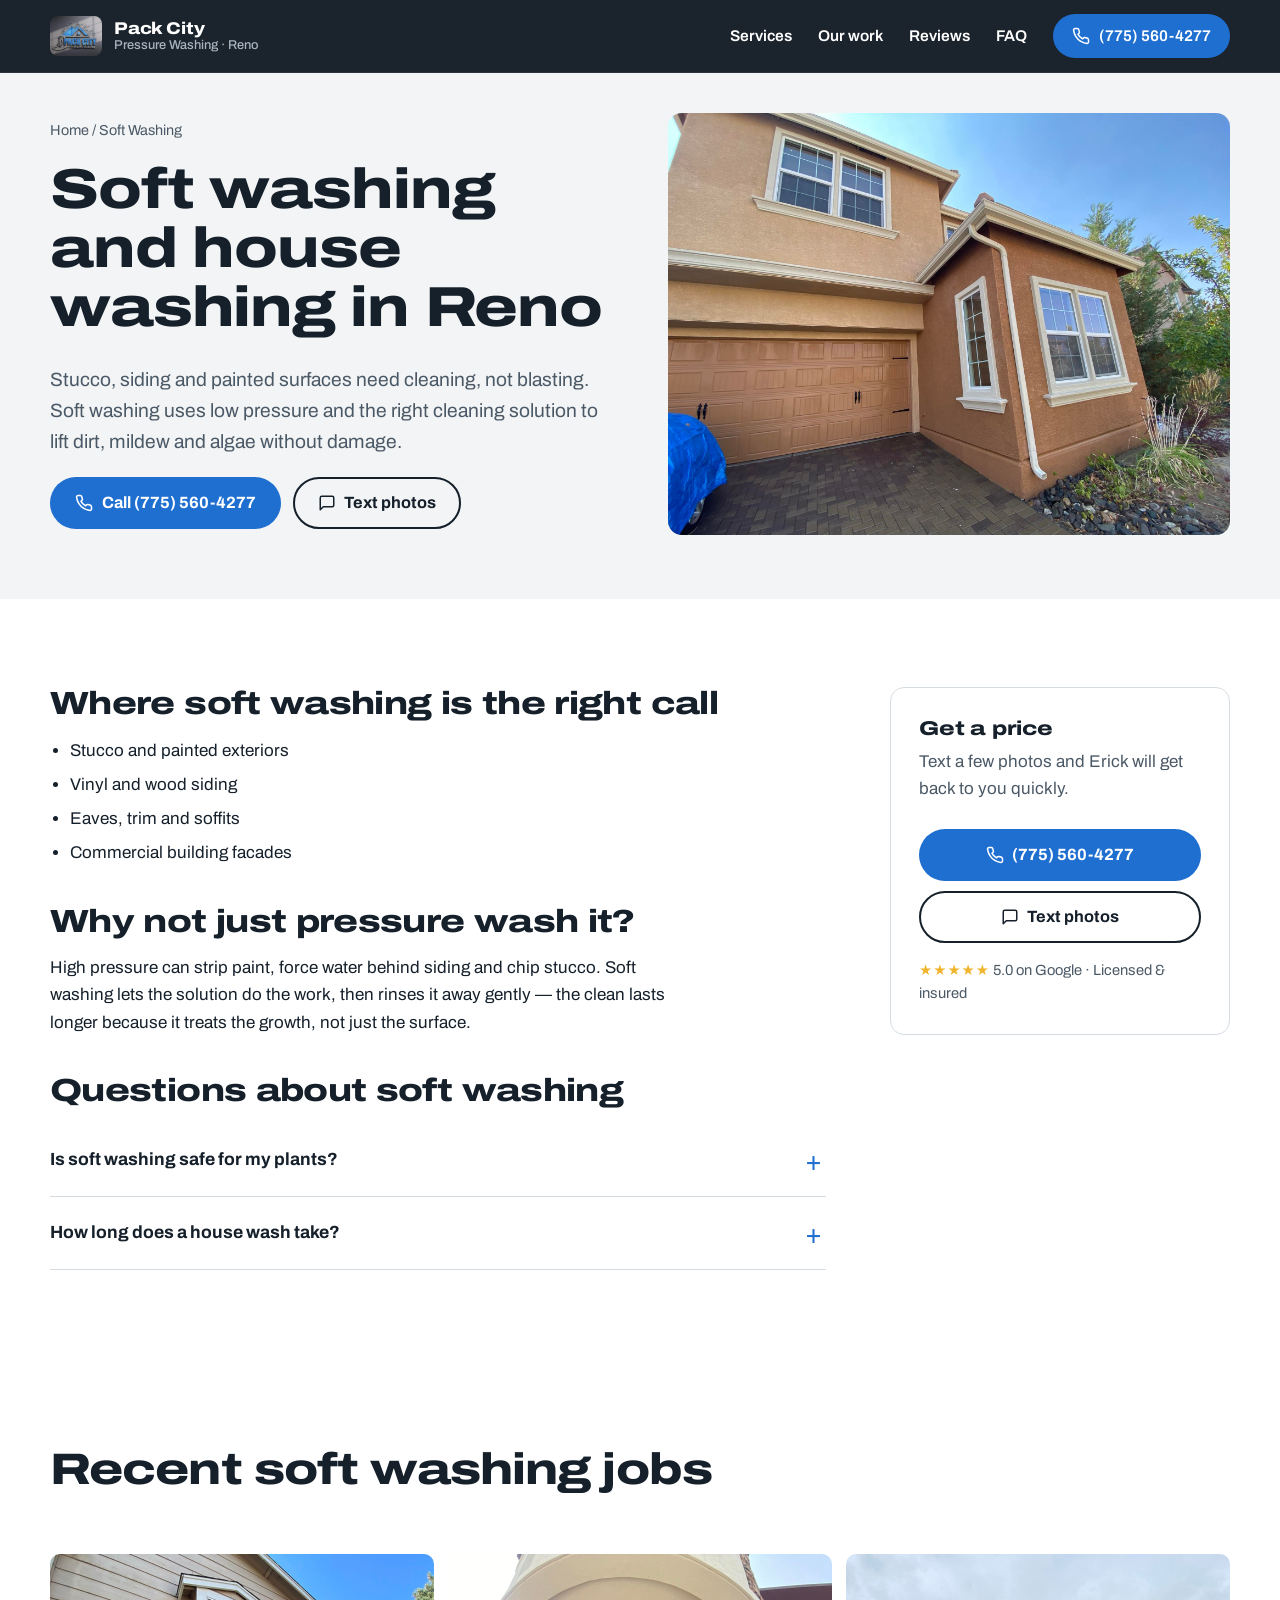
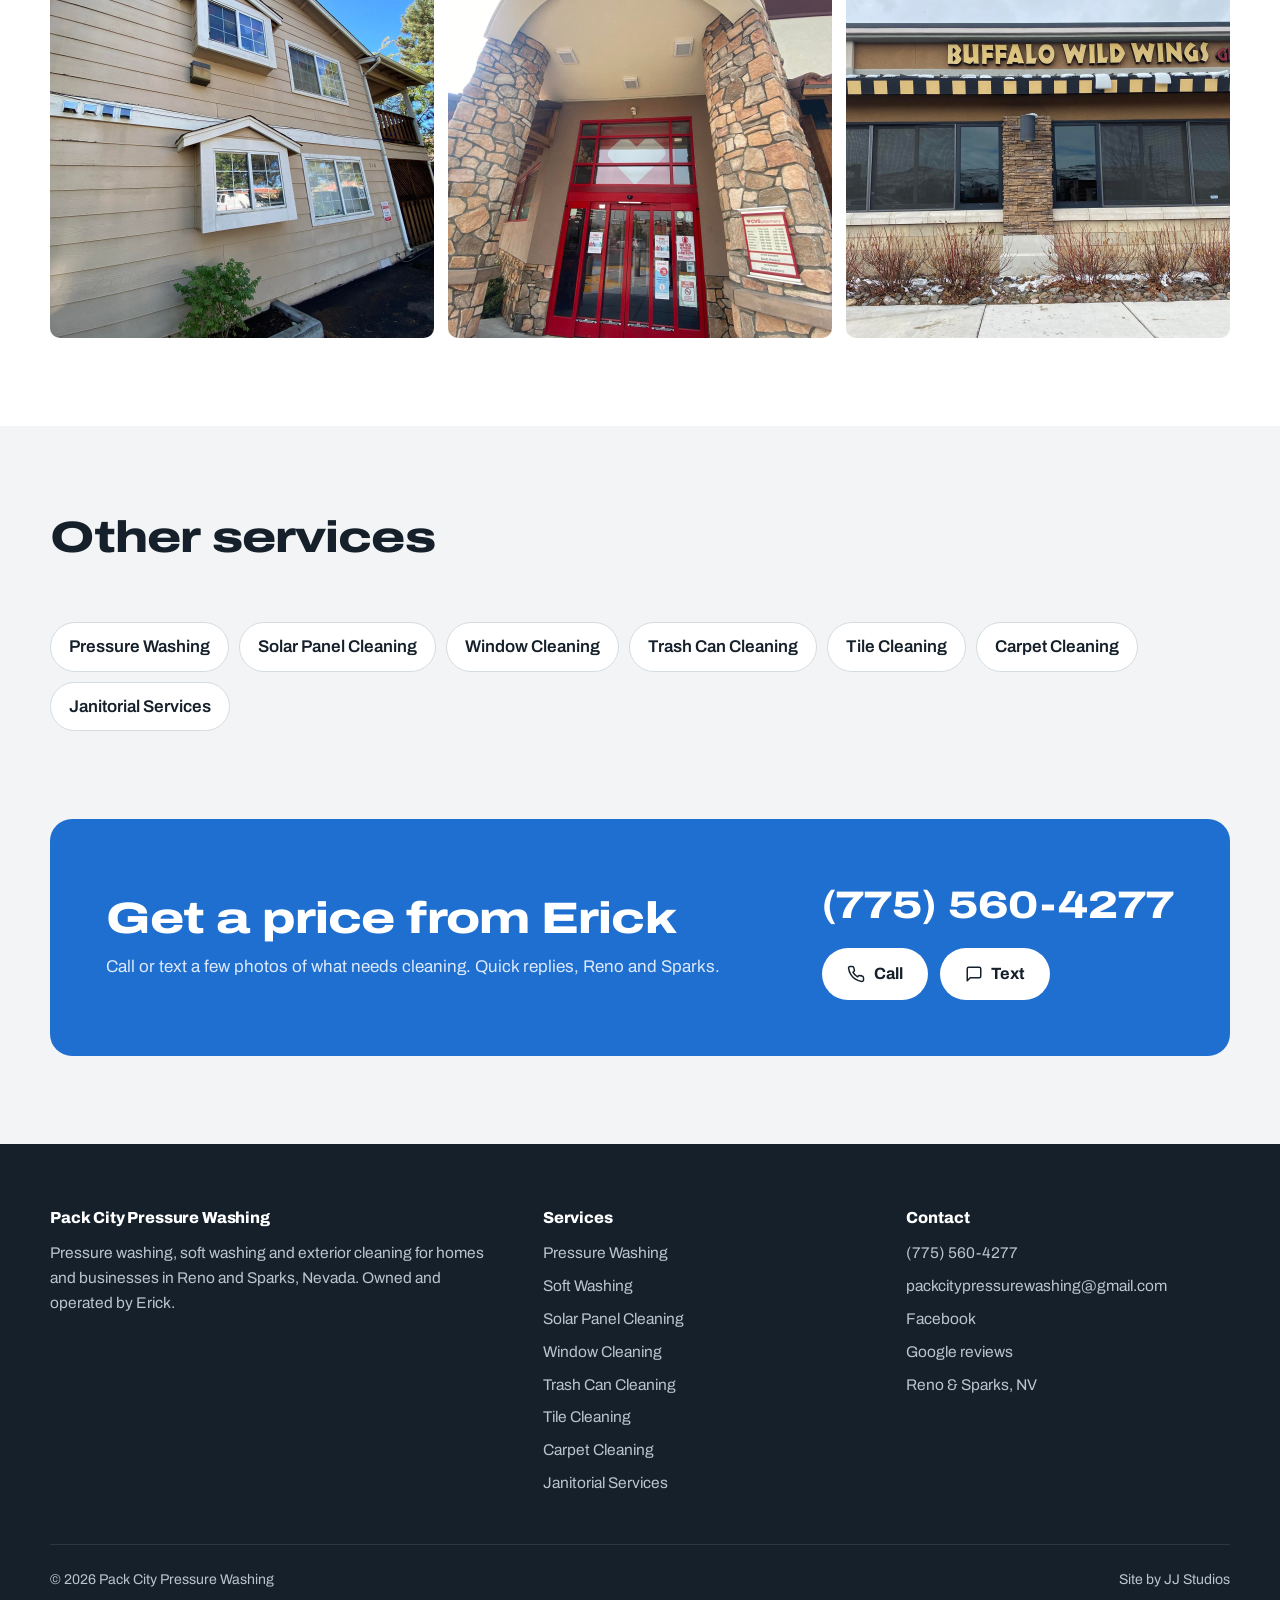
<file: soft-washing-reno.html>
<!doctype html>
<html lang="en">
<head>
<meta charset="utf-8">
<meta name="viewport" content="width=device-width, initial-scale=1">
<title>Soft Washing &amp; House Washing in Reno, NV | Pack City</title>
<meta name="description" content="Stucco, siding and painted surfaces need cleaning, not blasting. Soft Washing in Reno &amp; Sparks, NV by Pack City. 5.0 on Google. Call or text (775) 560-4277.">
<link rel="canonical" href="https://packcitypressurewashing.com/soft-washing-reno">
<meta name="robots" content="index,follow">
<meta name="theme-color" content="#15202B">
<meta property="og:type" content="website">
<meta property="og:site_name" content="Pack City Pressure Washing">
<meta property="og:title" content="Soft Washing &amp; House Washing in Reno, NV | Pack City">
<meta property="og:description" content="Stucco, siding and painted surfaces need cleaning, not blasting. Soft Washing in Reno &amp; Sparks, NV by Pack City. 5.0 on Google. Call or text (775) 560-4277.">
<meta property="og:url" content="https://packcitypressurewashing.com/soft-washing-reno">
<meta property="og:image" content="https://packcitypressurewashing.com/assets/PACK-CITY%203.jpg">
<meta property="og:locale" content="en_US">
<meta name="twitter:card" content="summary_large_image">
<meta name="geo.region" content="US-NV">
<meta name="geo.placename" content="Reno">
<link rel="icon" href="assets/PACK-CITY%20LOGO.jpg">
<link rel="preconnect" href="https://fonts.googleapis.com"><link rel="preconnect" href="https://fonts.gstatic.com" crossorigin><link href="https://fonts.googleapis.com/css2?family=Archivo:wdth,wght@62..125,400..800&display=swap" rel="stylesheet">
<link rel="stylesheet" href="/style.css">
<script type="application/ld+json">{"@context":"https://schema.org","@graph":[{"@type":["LocalBusiness","HomeAndConstructionBusiness"],"@id":"https://packcitypressurewashing.com/#business","name":"Pack City Pressure Washing","url":"https://packcitypressurewashing.com/","telephone":"+17755604277","email":"packcitypressurewashing@gmail.com","image":"https://packcitypressurewashing.com/assets/PACK-CITY%2019.jpg","logo":"https://packcitypressurewashing.com/assets/PACK-CITY%20LOGO.jpg","description":"Pressure washing, soft washing, solar panel cleaning, window cleaning and janitorial services in Reno and Sparks, Nevada.","founder":{"@type":"Person","name":"Erick"},"address":{"@type":"PostalAddress","addressLocality":"Reno","addressRegion":"NV","addressCountry":"US"},"areaServed":[{"@type":"City","name":"Reno","sameAs":"https://en.wikipedia.org/wiki/Reno,_Nevada"},{"@type":"City","name":"Sparks","sameAs":"https://en.wikipedia.org/wiki/Sparks,_Nevada"}],"sameAs":["https://www.facebook.com/PackCityPressureWashing/","https://www.google.com/maps/place/?cid=13536468850740121917"],"hasOfferCatalog":{"@type":"OfferCatalog","name":"Cleaning services","itemListElement":[{"@type":"Offer","itemOffered":{"@type":"Service","name":"Pressure Washing","url":"https://packcitypressurewashing.com/pressure-washing-reno"}},{"@type":"Offer","itemOffered":{"@type":"Service","name":"Soft Washing","url":"https://packcitypressurewashing.com/soft-washing-reno"}},{"@type":"Offer","itemOffered":{"@type":"Service","name":"Solar Panel Cleaning","url":"https://packcitypressurewashing.com/solar-panel-cleaning-reno"}},{"@type":"Offer","itemOffered":{"@type":"Service","name":"Window Cleaning","url":"https://packcitypressurewashing.com/window-cleaning-reno"}},{"@type":"Offer","itemOffered":{"@type":"Service","name":"Trash Can Cleaning","url":"https://packcitypressurewashing.com/trash-can-cleaning-reno"}},{"@type":"Offer","itemOffered":{"@type":"Service","name":"Tile Cleaning","url":"https://packcitypressurewashing.com/tile-cleaning-reno"}},{"@type":"Offer","itemOffered":{"@type":"Service","name":"Carpet Cleaning","url":"https://packcitypressurewashing.com/carpet-cleaning-reno"}},{"@type":"Offer","itemOffered":{"@type":"Service","name":"Janitorial Services","url":"https://packcitypressurewashing.com/janitorial-services-reno"}}]}},{"@type":"Service","name":"Soft Washing","serviceType":"Soft Washing","url":"https://packcitypressurewashing.com/soft-washing-reno","provider":{"@id":"https://packcitypressurewashing.com/#business"},"areaServed":[{"@type":"City","name":"Reno","sameAs":"https://en.wikipedia.org/wiki/Reno,_Nevada"},{"@type":"City","name":"Sparks","sameAs":"https://en.wikipedia.org/wiki/Sparks,_Nevada"}],"description":"Stucco, siding and painted surfaces need cleaning, not blasting. Soft washing uses low pressure and the right cleaning solution to lift dirt, mildew and algae without damage."},{"@type":"BreadcrumbList","itemListElement":[{"@type":"ListItem","position":1,"name":"Home","item":"https://packcitypressurewashing.com/"},{"@type":"ListItem","position":2,"name":"Soft Washing","item":"https://packcitypressurewashing.com/soft-washing-reno"}]},{"@type":"FAQPage","mainEntity":[{"@type":"Question","name":"Is soft washing safe for my plants?","acceptedAnswer":{"@type":"Answer","text":"Yes. We wet down landscaping before and rinse it after so plants and lawns aren't affected."}},{"@type":"Question","name":"How long does a house wash take?","acceptedAnswer":{"@type":"Answer","text":"Most single-family homes are done in a few hours. Larger or commercial buildings depend on size and access."}}]}]}</script>
</head>
<body>
<a class="skip" href="#main">Skip to content</a>
<header class="site-header">
 <div class="wrap">
  <a class="brand" href="/" aria-label="Pack City Pressure Washing home">
   <img src="assets/PACK-CITY%20LOGO.jpg" alt="Pack City Pressure Washing logo" width="52" height="40">
   <span>Pack City<small>Pressure Washing · Reno</small></span>
  </a>
  <button class="menu-btn" aria-expanded="false" aria-controls="nav" aria-label="Open menu"><svg viewBox="0 0 24 24" fill="none" stroke="currentColor" stroke-width="2" stroke-linecap="round" aria-hidden="true"><path d="M4 7h16M4 12h16M4 17h16"/></svg></button>
  <nav class="nav" id="nav" aria-label="Main">
   <a href="/#services">Services</a>
   <a href="/#work">Our work</a>
   <a href="/#reviews">Reviews</a>
   <a href="/#faq">FAQ</a>
   <a class="btn btn-primary header-call" href="tel:+17755604277"><svg viewBox="0 0 24 24" fill="none" stroke="currentColor" stroke-width="2" stroke-linecap="round" stroke-linejoin="round" aria-hidden="true"><path d="M22 16.9v3a2 2 0 0 1-2.2 2 19.8 19.8 0 0 1-8.6-3.1 19.5 19.5 0 0 1-6-6A19.8 19.8 0 0 1 2.1 4.2 2 2 0 0 1 4.1 2h3a2 2 0 0 1 2 1.7c.1.9.4 1.8.7 2.7a2 2 0 0 1-.5 2.1L8 9.8a16 16 0 0 0 6 6l1.3-1.3a2 2 0 0 1 2.1-.4c.9.3 1.8.6 2.7.7a2 2 0 0 1 1.7 2z"/></svg> (775) 560-4277</a>
  </nav>
 </div>
</header>
<main id="main">
<section class="svc-hero"><div class="wrap">
 <div>
  <nav class="crumbs" aria-label="Breadcrumb"><a href="/">Home</a> / Soft Washing</nav>
  <h1>Soft washing and house washing in Reno</h1>
  <p class="lede">Stucco, siding and painted surfaces need cleaning, not blasting. Soft washing uses low pressure and the right cleaning solution to lift dirt, mildew and algae without damage.</p>
  <div class="btn-row"><a class="btn btn-primary" href="tel:+17755604277"><svg viewBox="0 0 24 24" fill="none" stroke="currentColor" stroke-width="2" stroke-linecap="round" stroke-linejoin="round" aria-hidden="true"><path d="M22 16.9v3a2 2 0 0 1-2.2 2 19.8 19.8 0 0 1-8.6-3.1 19.5 19.5 0 0 1-6-6A19.8 19.8 0 0 1 2.1 4.2 2 2 0 0 1 4.1 2h3a2 2 0 0 1 2 1.7c.1.9.4 1.8.7 2.7a2 2 0 0 1-.5 2.1L8 9.8a16 16 0 0 0 6 6l1.3-1.3a2 2 0 0 1 2.1-.4c.9.3 1.8.6 2.7.7a2 2 0 0 1 1.7 2z"/></svg> Call (775) 560-4277</a><a class="btn btn-ghost" href="sms:+17755604277"><svg viewBox="0 0 24 24" fill="none" stroke="currentColor" stroke-width="2" stroke-linecap="round" stroke-linejoin="round" aria-hidden="true"><path d="M21 15a2 2 0 0 1-2 2H7l-4 4V5a2 2 0 0 1 2-2h14a2 2 0 0 1 2 2z"/></svg> Text photos</a></div>
 </div>
 <img class="main" src="assets/PACK-CITY%203.jpg" alt="Soft Washing by Pack City in Reno, NV" fetchpriority="high">
</div></section>
<section class="band white"><div class="wrap prose">
 <div><h2>Where soft washing is the right call</h2><ul><li>Stucco and painted exteriors</li><li>Vinyl and wood siding</li><li>Eaves, trim and soffits</li><li>Commercial building facades</li></ul><h2>Why not just pressure wash it?</h2><p>High pressure can strip paint, force water behind siding and chip stucco. Soft washing lets the solution do the work, then rinses it away gently — the clean lasts longer because it treats the growth, not just the surface.</p><h2>Questions about soft washing</h2><div class='faq'><details><summary>Is soft washing safe for my plants?</summary><p>Yes. We wet down landscaping before and rinse it after so plants and lawns aren&#x27;t affected.</p></details><details><summary>How long does a house wash take?</summary><p>Most single-family homes are done in a few hours. Larger or commercial buildings depend on size and access.</p></details></div></div>
 <aside class="aside">
  <h3>Get a price</h3>
  <p class="muted">Text a few photos and Erick will get back to you quickly.</p>
  <a class="btn btn-primary" href="tel:+17755604277"><svg viewBox="0 0 24 24" fill="none" stroke="currentColor" stroke-width="2" stroke-linecap="round" stroke-linejoin="round" aria-hidden="true"><path d="M22 16.9v3a2 2 0 0 1-2.2 2 19.8 19.8 0 0 1-8.6-3.1 19.5 19.5 0 0 1-6-6A19.8 19.8 0 0 1 2.1 4.2 2 2 0 0 1 4.1 2h3a2 2 0 0 1 2 1.7c.1.9.4 1.8.7 2.7a2 2 0 0 1-.5 2.1L8 9.8a16 16 0 0 0 6 6l1.3-1.3a2 2 0 0 1 2.1-.4c.9.3 1.8.6 2.7.7a2 2 0 0 1 1.7 2z"/></svg> (775) 560-4277</a>
  <a class="btn btn-ghost" href="sms:+17755604277"><svg viewBox="0 0 24 24" fill="none" stroke="currentColor" stroke-width="2" stroke-linecap="round" stroke-linejoin="round" aria-hidden="true"><path d="M21 15a2 2 0 0 1-2 2H7l-4 4V5a2 2 0 0 1 2-2h14a2 2 0 0 1 2 2z"/></svg> Text photos</a>
  <p class="muted" style="margin:16px 0 0;font-size:.92rem"><span class="stars">★★★★★</span> 5.0 on Google · Licensed &amp; insured</p>
 </aside>
</div></section>
<section class="band white"><div class="wrap"><div class="head"><h2>Recent soft washing jobs</h2></div>
<div class="svc-gallery"><img src="assets/PACK-CITY%204.jpg" alt="Soft Washing job in Reno" loading="lazy" decoding="async"><img src="assets/PACK-CITY%2013.jpg" alt="Soft Washing job in Reno" loading="lazy" decoding="async"><img src="assets/PACK-CITY%2025.jpg" alt="Soft Washing job in Reno" loading="lazy" decoding="async"></div></div></section>
<section class="band"><div class="wrap"><div class="head"><h2>Other services</h2></div><ul class="related"><li><a href="/pressure-washing-reno">Pressure Washing</a></li><li><a href="/solar-panel-cleaning-reno">Solar Panel Cleaning</a></li><li><a href="/window-cleaning-reno">Window Cleaning</a></li><li><a href="/trash-can-cleaning-reno">Trash Can Cleaning</a></li><li><a href="/tile-cleaning-reno">Tile Cleaning</a></li><li><a href="/carpet-cleaning-reno">Carpet Cleaning</a></li><li><a href="/janitorial-services-reno">Janitorial Services</a></li></ul></div></section>
<section class="band cta-band"><div class="wrap">
 <div class="cta">
  <div>
   <h2>Get a price from Erick</h2>
   <p>Call or text a few photos of what needs cleaning. Quick replies, Reno and Sparks.</p>
  </div>
  <div>
   <a class="phone" href="tel:+17755604277">(775) 560-4277</a>
   <div class="btn-row"><a class="btn btn-light" href="tel:+17755604277"><svg viewBox="0 0 24 24" fill="none" stroke="currentColor" stroke-width="2" stroke-linecap="round" stroke-linejoin="round" aria-hidden="true"><path d="M22 16.9v3a2 2 0 0 1-2.2 2 19.8 19.8 0 0 1-8.6-3.1 19.5 19.5 0 0 1-6-6A19.8 19.8 0 0 1 2.1 4.2 2 2 0 0 1 4.1 2h3a2 2 0 0 1 2 1.7c.1.9.4 1.8.7 2.7a2 2 0 0 1-.5 2.1L8 9.8a16 16 0 0 0 6 6l1.3-1.3a2 2 0 0 1 2.1-.4c.9.3 1.8.6 2.7.7a2 2 0 0 1 1.7 2z"/></svg> Call</a><a class="btn btn-light" href="sms:+17755604277"><svg viewBox="0 0 24 24" fill="none" stroke="currentColor" stroke-width="2" stroke-linecap="round" stroke-linejoin="round" aria-hidden="true"><path d="M21 15a2 2 0 0 1-2 2H7l-4 4V5a2 2 0 0 1 2-2h14a2 2 0 0 1 2 2z"/></svg> Text</a></div>
  </div>
 </div>
</div></section></main>
<footer class="site-footer">
 <div class="wrap">
  <div class="cols">
   <div>
    <h3>Pack City Pressure Washing</h3>
    <p>Pressure washing, soft washing and exterior cleaning for homes and businesses in Reno and Sparks, Nevada. Owned and operated by Erick.</p>
   </div>
   <div><h3>Services</h3><ul><li><a href="/pressure-washing-reno">Pressure Washing</a></li><li><a href="/soft-washing-reno">Soft Washing</a></li><li><a href="/solar-panel-cleaning-reno">Solar Panel Cleaning</a></li><li><a href="/window-cleaning-reno">Window Cleaning</a></li><li><a href="/trash-can-cleaning-reno">Trash Can Cleaning</a></li><li><a href="/tile-cleaning-reno">Tile Cleaning</a></li><li><a href="/carpet-cleaning-reno">Carpet Cleaning</a></li><li><a href="/janitorial-services-reno">Janitorial Services</a></li></ul></div>
   <div><h3>Contact</h3><ul>
    <li><a href="tel:+17755604277">(775) 560-4277</a></li>
    <li><a href="mailto:packcitypressurewashing@gmail.com">packcitypressurewashing@gmail.com</a></li>
    <li><a href="https://www.facebook.com/PackCityPressureWashing/" rel="noopener" target="_blank">Facebook</a></li>
    <li><a href="https://www.google.com/maps/place/?cid=13536468850740121917" rel="noopener" target="_blank">Google reviews</a></li>
    <li>Reno &amp; Sparks, NV</li>
   </ul></div>
  </div>
  <div class="legal"><span>© <span id="year">2026</span> Pack City Pressure Washing</span><span>Site by <a href="https://www.jjstudiowd.com/" rel="noopener" target="_blank">JJ Studios</a></span></div>
 </div>
</footer>
<div class="callbar"><a class="btn btn-primary" href="tel:+17755604277"><svg viewBox="0 0 24 24" fill="none" stroke="currentColor" stroke-width="2" stroke-linecap="round" stroke-linejoin="round" aria-hidden="true"><path d="M22 16.9v3a2 2 0 0 1-2.2 2 19.8 19.8 0 0 1-8.6-3.1 19.5 19.5 0 0 1-6-6A19.8 19.8 0 0 1 2.1 4.2 2 2 0 0 1 4.1 2h3a2 2 0 0 1 2 1.7c.1.9.4 1.8.7 2.7a2 2 0 0 1-.5 2.1L8 9.8a16 16 0 0 0 6 6l1.3-1.3a2 2 0 0 1 2.1-.4c.9.3 1.8.6 2.7.7a2 2 0 0 1 1.7 2z"/></svg> Call</a><a class="btn btn-ghost" href="sms:+17755604277"><svg viewBox="0 0 24 24" fill="none" stroke="currentColor" stroke-width="2" stroke-linecap="round" stroke-linejoin="round" aria-hidden="true"><path d="M21 15a2 2 0 0 1-2 2H7l-4 4V5a2 2 0 0 1 2-2h14a2 2 0 0 1 2 2z"/></svg> Text</a></div>
<script src="/main.js" defer></script>
</body>
</html>
</file>
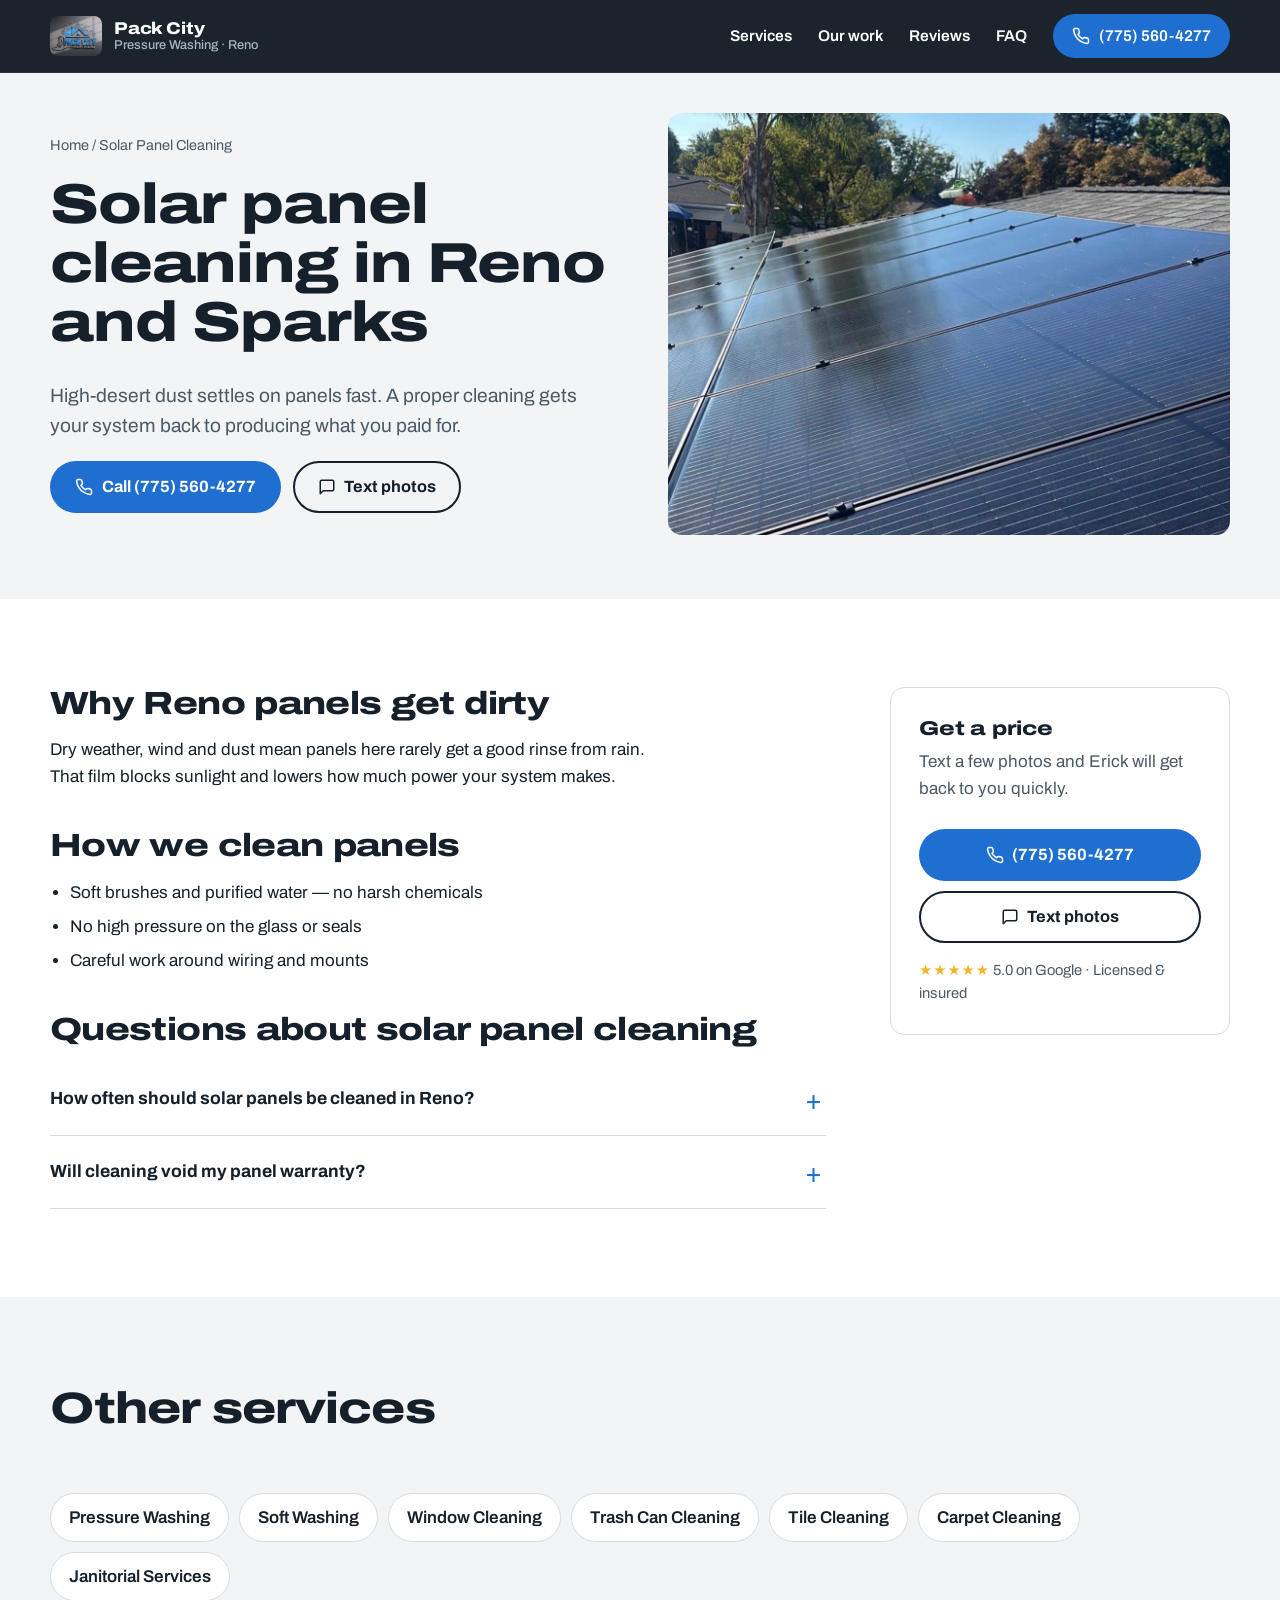
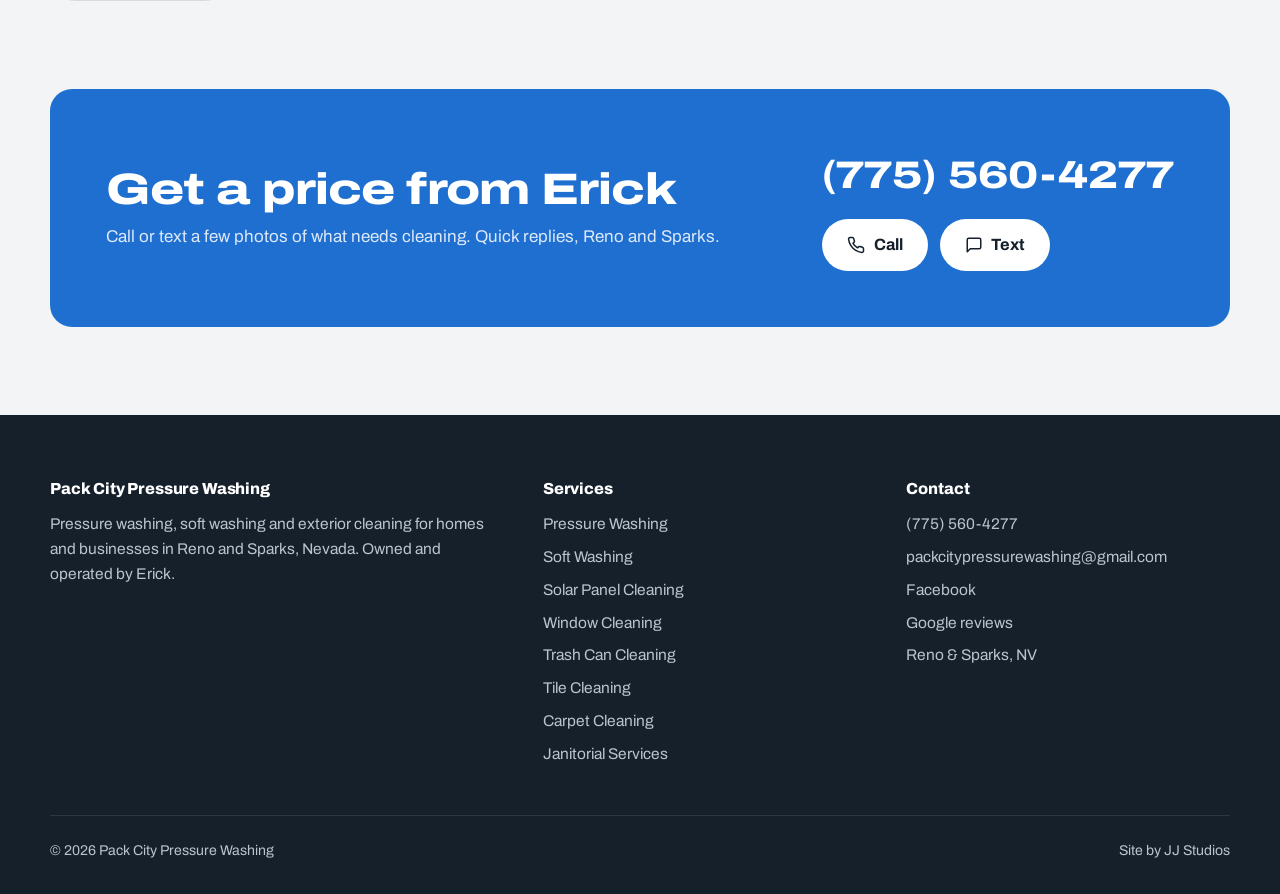
<file: solar-panel-cleaning-reno.html>
<!doctype html>
<html lang="en">
<head>
<meta charset="utf-8">
<meta name="viewport" content="width=device-width, initial-scale=1">
<title>Solar Panel Cleaning in Reno &amp; Sparks, NV | Pack City</title>
<meta name="description" content="High-desert dust settles on panels fast. Solar Panel Cleaning in Reno &amp; Sparks, NV by Pack City. 5.0 on Google. Call or text (775) 560-4277.">
<link rel="canonical" href="https://packcitypressurewashing.com/solar-panel-cleaning-reno">
<meta name="robots" content="index,follow">
<meta name="theme-color" content="#15202B">
<meta property="og:type" content="website">
<meta property="og:site_name" content="Pack City Pressure Washing">
<meta property="og:title" content="Solar Panel Cleaning in Reno &amp; Sparks, NV | Pack City">
<meta property="og:description" content="High-desert dust settles on panels fast. Solar Panel Cleaning in Reno &amp; Sparks, NV by Pack City. 5.0 on Google. Call or text (775) 560-4277.">
<meta property="og:url" content="https://packcitypressurewashing.com/solar-panel-cleaning-reno">
<meta property="og:image" content="https://packcitypressurewashing.com/assets/PACK-CITY%2041.jpg">
<meta property="og:locale" content="en_US">
<meta name="twitter:card" content="summary_large_image">
<meta name="geo.region" content="US-NV">
<meta name="geo.placename" content="Reno">
<link rel="icon" href="assets/PACK-CITY%20LOGO.jpg">
<link rel="preconnect" href="https://fonts.googleapis.com"><link rel="preconnect" href="https://fonts.gstatic.com" crossorigin><link href="https://fonts.googleapis.com/css2?family=Archivo:wdth,wght@62..125,400..800&display=swap" rel="stylesheet">
<link rel="stylesheet" href="/style.css">
<script type="application/ld+json">{"@context":"https://schema.org","@graph":[{"@type":["LocalBusiness","HomeAndConstructionBusiness"],"@id":"https://packcitypressurewashing.com/#business","name":"Pack City Pressure Washing","url":"https://packcitypressurewashing.com/","telephone":"+17755604277","email":"packcitypressurewashing@gmail.com","image":"https://packcitypressurewashing.com/assets/PACK-CITY%2019.jpg","logo":"https://packcitypressurewashing.com/assets/PACK-CITY%20LOGO.jpg","description":"Pressure washing, soft washing, solar panel cleaning, window cleaning and janitorial services in Reno and Sparks, Nevada.","founder":{"@type":"Person","name":"Erick"},"address":{"@type":"PostalAddress","addressLocality":"Reno","addressRegion":"NV","addressCountry":"US"},"areaServed":[{"@type":"City","name":"Reno","sameAs":"https://en.wikipedia.org/wiki/Reno,_Nevada"},{"@type":"City","name":"Sparks","sameAs":"https://en.wikipedia.org/wiki/Sparks,_Nevada"}],"sameAs":["https://www.facebook.com/PackCityPressureWashing/","https://www.google.com/maps/place/?cid=13536468850740121917"],"hasOfferCatalog":{"@type":"OfferCatalog","name":"Cleaning services","itemListElement":[{"@type":"Offer","itemOffered":{"@type":"Service","name":"Pressure Washing","url":"https://packcitypressurewashing.com/pressure-washing-reno"}},{"@type":"Offer","itemOffered":{"@type":"Service","name":"Soft Washing","url":"https://packcitypressurewashing.com/soft-washing-reno"}},{"@type":"Offer","itemOffered":{"@type":"Service","name":"Solar Panel Cleaning","url":"https://packcitypressurewashing.com/solar-panel-cleaning-reno"}},{"@type":"Offer","itemOffered":{"@type":"Service","name":"Window Cleaning","url":"https://packcitypressurewashing.com/window-cleaning-reno"}},{"@type":"Offer","itemOffered":{"@type":"Service","name":"Trash Can Cleaning","url":"https://packcitypressurewashing.com/trash-can-cleaning-reno"}},{"@type":"Offer","itemOffered":{"@type":"Service","name":"Tile Cleaning","url":"https://packcitypressurewashing.com/tile-cleaning-reno"}},{"@type":"Offer","itemOffered":{"@type":"Service","name":"Carpet Cleaning","url":"https://packcitypressurewashing.com/carpet-cleaning-reno"}},{"@type":"Offer","itemOffered":{"@type":"Service","name":"Janitorial Services","url":"https://packcitypressurewashing.com/janitorial-services-reno"}}]}},{"@type":"Service","name":"Solar Panel Cleaning","serviceType":"Solar Panel Cleaning","url":"https://packcitypressurewashing.com/solar-panel-cleaning-reno","provider":{"@id":"https://packcitypressurewashing.com/#business"},"areaServed":[{"@type":"City","name":"Reno","sameAs":"https://en.wikipedia.org/wiki/Reno,_Nevada"},{"@type":"City","name":"Sparks","sameAs":"https://en.wikipedia.org/wiki/Sparks,_Nevada"}],"description":"High-desert dust settles on panels fast. A proper cleaning gets your system back to producing what you paid for."},{"@type":"BreadcrumbList","itemListElement":[{"@type":"ListItem","position":1,"name":"Home","item":"https://packcitypressurewashing.com/"},{"@type":"ListItem","position":2,"name":"Solar Panel Cleaning","item":"https://packcitypressurewashing.com/solar-panel-cleaning-reno"}]},{"@type":"FAQPage","mainEntity":[{"@type":"Question","name":"How often should solar panels be cleaned in Reno?","acceptedAnswer":{"@type":"Answer","text":"Once or twice a year works for most homes. After a windy, dusty season or wildfire smoke, an extra cleaning can be worth it."}},{"@type":"Question","name":"Will cleaning void my panel warranty?","acceptedAnswer":{"@type":"Answer","text":"We use soft brushes and low pressure, which is how manufacturers recommend panels be cleaned. Check your warranty if you're unsure."}}]}]}</script>
</head>
<body>
<a class="skip" href="#main">Skip to content</a>
<header class="site-header">
 <div class="wrap">
  <a class="brand" href="/" aria-label="Pack City Pressure Washing home">
   <img src="assets/PACK-CITY%20LOGO.jpg" alt="Pack City Pressure Washing logo" width="52" height="40">
   <span>Pack City<small>Pressure Washing · Reno</small></span>
  </a>
  <button class="menu-btn" aria-expanded="false" aria-controls="nav" aria-label="Open menu"><svg viewBox="0 0 24 24" fill="none" stroke="currentColor" stroke-width="2" stroke-linecap="round" aria-hidden="true"><path d="M4 7h16M4 12h16M4 17h16"/></svg></button>
  <nav class="nav" id="nav" aria-label="Main">
   <a href="/#services">Services</a>
   <a href="/#work">Our work</a>
   <a href="/#reviews">Reviews</a>
   <a href="/#faq">FAQ</a>
   <a class="btn btn-primary header-call" href="tel:+17755604277"><svg viewBox="0 0 24 24" fill="none" stroke="currentColor" stroke-width="2" stroke-linecap="round" stroke-linejoin="round" aria-hidden="true"><path d="M22 16.9v3a2 2 0 0 1-2.2 2 19.8 19.8 0 0 1-8.6-3.1 19.5 19.5 0 0 1-6-6A19.8 19.8 0 0 1 2.1 4.2 2 2 0 0 1 4.1 2h3a2 2 0 0 1 2 1.7c.1.9.4 1.8.7 2.7a2 2 0 0 1-.5 2.1L8 9.8a16 16 0 0 0 6 6l1.3-1.3a2 2 0 0 1 2.1-.4c.9.3 1.8.6 2.7.7a2 2 0 0 1 1.7 2z"/></svg> (775) 560-4277</a>
  </nav>
 </div>
</header>
<main id="main">
<section class="svc-hero"><div class="wrap">
 <div>
  <nav class="crumbs" aria-label="Breadcrumb"><a href="/">Home</a> / Solar Panel Cleaning</nav>
  <h1>Solar panel cleaning in Reno and Sparks</h1>
  <p class="lede">High-desert dust settles on panels fast. A proper cleaning gets your system back to producing what you paid for.</p>
  <div class="btn-row"><a class="btn btn-primary" href="tel:+17755604277"><svg viewBox="0 0 24 24" fill="none" stroke="currentColor" stroke-width="2" stroke-linecap="round" stroke-linejoin="round" aria-hidden="true"><path d="M22 16.9v3a2 2 0 0 1-2.2 2 19.8 19.8 0 0 1-8.6-3.1 19.5 19.5 0 0 1-6-6A19.8 19.8 0 0 1 2.1 4.2 2 2 0 0 1 4.1 2h3a2 2 0 0 1 2 1.7c.1.9.4 1.8.7 2.7a2 2 0 0 1-.5 2.1L8 9.8a16 16 0 0 0 6 6l1.3-1.3a2 2 0 0 1 2.1-.4c.9.3 1.8.6 2.7.7a2 2 0 0 1 1.7 2z"/></svg> Call (775) 560-4277</a><a class="btn btn-ghost" href="sms:+17755604277"><svg viewBox="0 0 24 24" fill="none" stroke="currentColor" stroke-width="2" stroke-linecap="round" stroke-linejoin="round" aria-hidden="true"><path d="M21 15a2 2 0 0 1-2 2H7l-4 4V5a2 2 0 0 1 2-2h14a2 2 0 0 1 2 2z"/></svg> Text photos</a></div>
 </div>
 <img class="main" src="assets/PACK-CITY%2041.jpg" alt="Solar Panel Cleaning by Pack City in Reno, NV" fetchpriority="high">
</div></section>
<section class="band white"><div class="wrap prose">
 <div><h2>Why Reno panels get dirty</h2><p>Dry weather, wind and dust mean panels here rarely get a good rinse from rain. That film blocks sunlight and lowers how much power your system makes.</p><h2>How we clean panels</h2><ul><li>Soft brushes and purified water — no harsh chemicals</li><li>No high pressure on the glass or seals</li><li>Careful work around wiring and mounts</li></ul><h2>Questions about solar panel cleaning</h2><div class='faq'><details><summary>How often should solar panels be cleaned in Reno?</summary><p>Once or twice a year works for most homes. After a windy, dusty season or wildfire smoke, an extra cleaning can be worth it.</p></details><details><summary>Will cleaning void my panel warranty?</summary><p>We use soft brushes and low pressure, which is how manufacturers recommend panels be cleaned. Check your warranty if you&#x27;re unsure.</p></details></div></div>
 <aside class="aside">
  <h3>Get a price</h3>
  <p class="muted">Text a few photos and Erick will get back to you quickly.</p>
  <a class="btn btn-primary" href="tel:+17755604277"><svg viewBox="0 0 24 24" fill="none" stroke="currentColor" stroke-width="2" stroke-linecap="round" stroke-linejoin="round" aria-hidden="true"><path d="M22 16.9v3a2 2 0 0 1-2.2 2 19.8 19.8 0 0 1-8.6-3.1 19.5 19.5 0 0 1-6-6A19.8 19.8 0 0 1 2.1 4.2 2 2 0 0 1 4.1 2h3a2 2 0 0 1 2 1.7c.1.9.4 1.8.7 2.7a2 2 0 0 1-.5 2.1L8 9.8a16 16 0 0 0 6 6l1.3-1.3a2 2 0 0 1 2.1-.4c.9.3 1.8.6 2.7.7a2 2 0 0 1 1.7 2z"/></svg> (775) 560-4277</a>
  <a class="btn btn-ghost" href="sms:+17755604277"><svg viewBox="0 0 24 24" fill="none" stroke="currentColor" stroke-width="2" stroke-linecap="round" stroke-linejoin="round" aria-hidden="true"><path d="M21 15a2 2 0 0 1-2 2H7l-4 4V5a2 2 0 0 1 2-2h14a2 2 0 0 1 2 2z"/></svg> Text photos</a>
  <p class="muted" style="margin:16px 0 0;font-size:.92rem"><span class="stars">★★★★★</span> 5.0 on Google · Licensed &amp; insured</p>
 </aside>
</div></section>

<section class="band"><div class="wrap"><div class="head"><h2>Other services</h2></div><ul class="related"><li><a href="/pressure-washing-reno">Pressure Washing</a></li><li><a href="/soft-washing-reno">Soft Washing</a></li><li><a href="/window-cleaning-reno">Window Cleaning</a></li><li><a href="/trash-can-cleaning-reno">Trash Can Cleaning</a></li><li><a href="/tile-cleaning-reno">Tile Cleaning</a></li><li><a href="/carpet-cleaning-reno">Carpet Cleaning</a></li><li><a href="/janitorial-services-reno">Janitorial Services</a></li></ul></div></section>
<section class="band cta-band"><div class="wrap">
 <div class="cta">
  <div>
   <h2>Get a price from Erick</h2>
   <p>Call or text a few photos of what needs cleaning. Quick replies, Reno and Sparks.</p>
  </div>
  <div>
   <a class="phone" href="tel:+17755604277">(775) 560-4277</a>
   <div class="btn-row"><a class="btn btn-light" href="tel:+17755604277"><svg viewBox="0 0 24 24" fill="none" stroke="currentColor" stroke-width="2" stroke-linecap="round" stroke-linejoin="round" aria-hidden="true"><path d="M22 16.9v3a2 2 0 0 1-2.2 2 19.8 19.8 0 0 1-8.6-3.1 19.5 19.5 0 0 1-6-6A19.8 19.8 0 0 1 2.1 4.2 2 2 0 0 1 4.1 2h3a2 2 0 0 1 2 1.7c.1.9.4 1.8.7 2.7a2 2 0 0 1-.5 2.1L8 9.8a16 16 0 0 0 6 6l1.3-1.3a2 2 0 0 1 2.1-.4c.9.3 1.8.6 2.7.7a2 2 0 0 1 1.7 2z"/></svg> Call</a><a class="btn btn-light" href="sms:+17755604277"><svg viewBox="0 0 24 24" fill="none" stroke="currentColor" stroke-width="2" stroke-linecap="round" stroke-linejoin="round" aria-hidden="true"><path d="M21 15a2 2 0 0 1-2 2H7l-4 4V5a2 2 0 0 1 2-2h14a2 2 0 0 1 2 2z"/></svg> Text</a></div>
  </div>
 </div>
</div></section></main>
<footer class="site-footer">
 <div class="wrap">
  <div class="cols">
   <div>
    <h3>Pack City Pressure Washing</h3>
    <p>Pressure washing, soft washing and exterior cleaning for homes and businesses in Reno and Sparks, Nevada. Owned and operated by Erick.</p>
   </div>
   <div><h3>Services</h3><ul><li><a href="/pressure-washing-reno">Pressure Washing</a></li><li><a href="/soft-washing-reno">Soft Washing</a></li><li><a href="/solar-panel-cleaning-reno">Solar Panel Cleaning</a></li><li><a href="/window-cleaning-reno">Window Cleaning</a></li><li><a href="/trash-can-cleaning-reno">Trash Can Cleaning</a></li><li><a href="/tile-cleaning-reno">Tile Cleaning</a></li><li><a href="/carpet-cleaning-reno">Carpet Cleaning</a></li><li><a href="/janitorial-services-reno">Janitorial Services</a></li></ul></div>
   <div><h3>Contact</h3><ul>
    <li><a href="tel:+17755604277">(775) 560-4277</a></li>
    <li><a href="mailto:packcitypressurewashing@gmail.com">packcitypressurewashing@gmail.com</a></li>
    <li><a href="https://www.facebook.com/PackCityPressureWashing/" rel="noopener" target="_blank">Facebook</a></li>
    <li><a href="https://www.google.com/maps/place/?cid=13536468850740121917" rel="noopener" target="_blank">Google reviews</a></li>
    <li>Reno &amp; Sparks, NV</li>
   </ul></div>
  </div>
  <div class="legal"><span>© <span id="year">2026</span> Pack City Pressure Washing</span><span>Site by <a href="https://www.jjstudiowd.com/" rel="noopener" target="_blank">JJ Studios</a></span></div>
 </div>
</footer>
<div class="callbar"><a class="btn btn-primary" href="tel:+17755604277"><svg viewBox="0 0 24 24" fill="none" stroke="currentColor" stroke-width="2" stroke-linecap="round" stroke-linejoin="round" aria-hidden="true"><path d="M22 16.9v3a2 2 0 0 1-2.2 2 19.8 19.8 0 0 1-8.6-3.1 19.5 19.5 0 0 1-6-6A19.8 19.8 0 0 1 2.1 4.2 2 2 0 0 1 4.1 2h3a2 2 0 0 1 2 1.7c.1.9.4 1.8.7 2.7a2 2 0 0 1-.5 2.1L8 9.8a16 16 0 0 0 6 6l1.3-1.3a2 2 0 0 1 2.1-.4c.9.3 1.8.6 2.7.7a2 2 0 0 1 1.7 2z"/></svg> Call</a><a class="btn btn-ghost" href="sms:+17755604277"><svg viewBox="0 0 24 24" fill="none" stroke="currentColor" stroke-width="2" stroke-linecap="round" stroke-linejoin="round" aria-hidden="true"><path d="M21 15a2 2 0 0 1-2 2H7l-4 4V5a2 2 0 0 1 2-2h14a2 2 0 0 1 2 2z"/></svg> Text</a></div>
<script src="/main.js" defer></script>
</body>
</html>
</file>
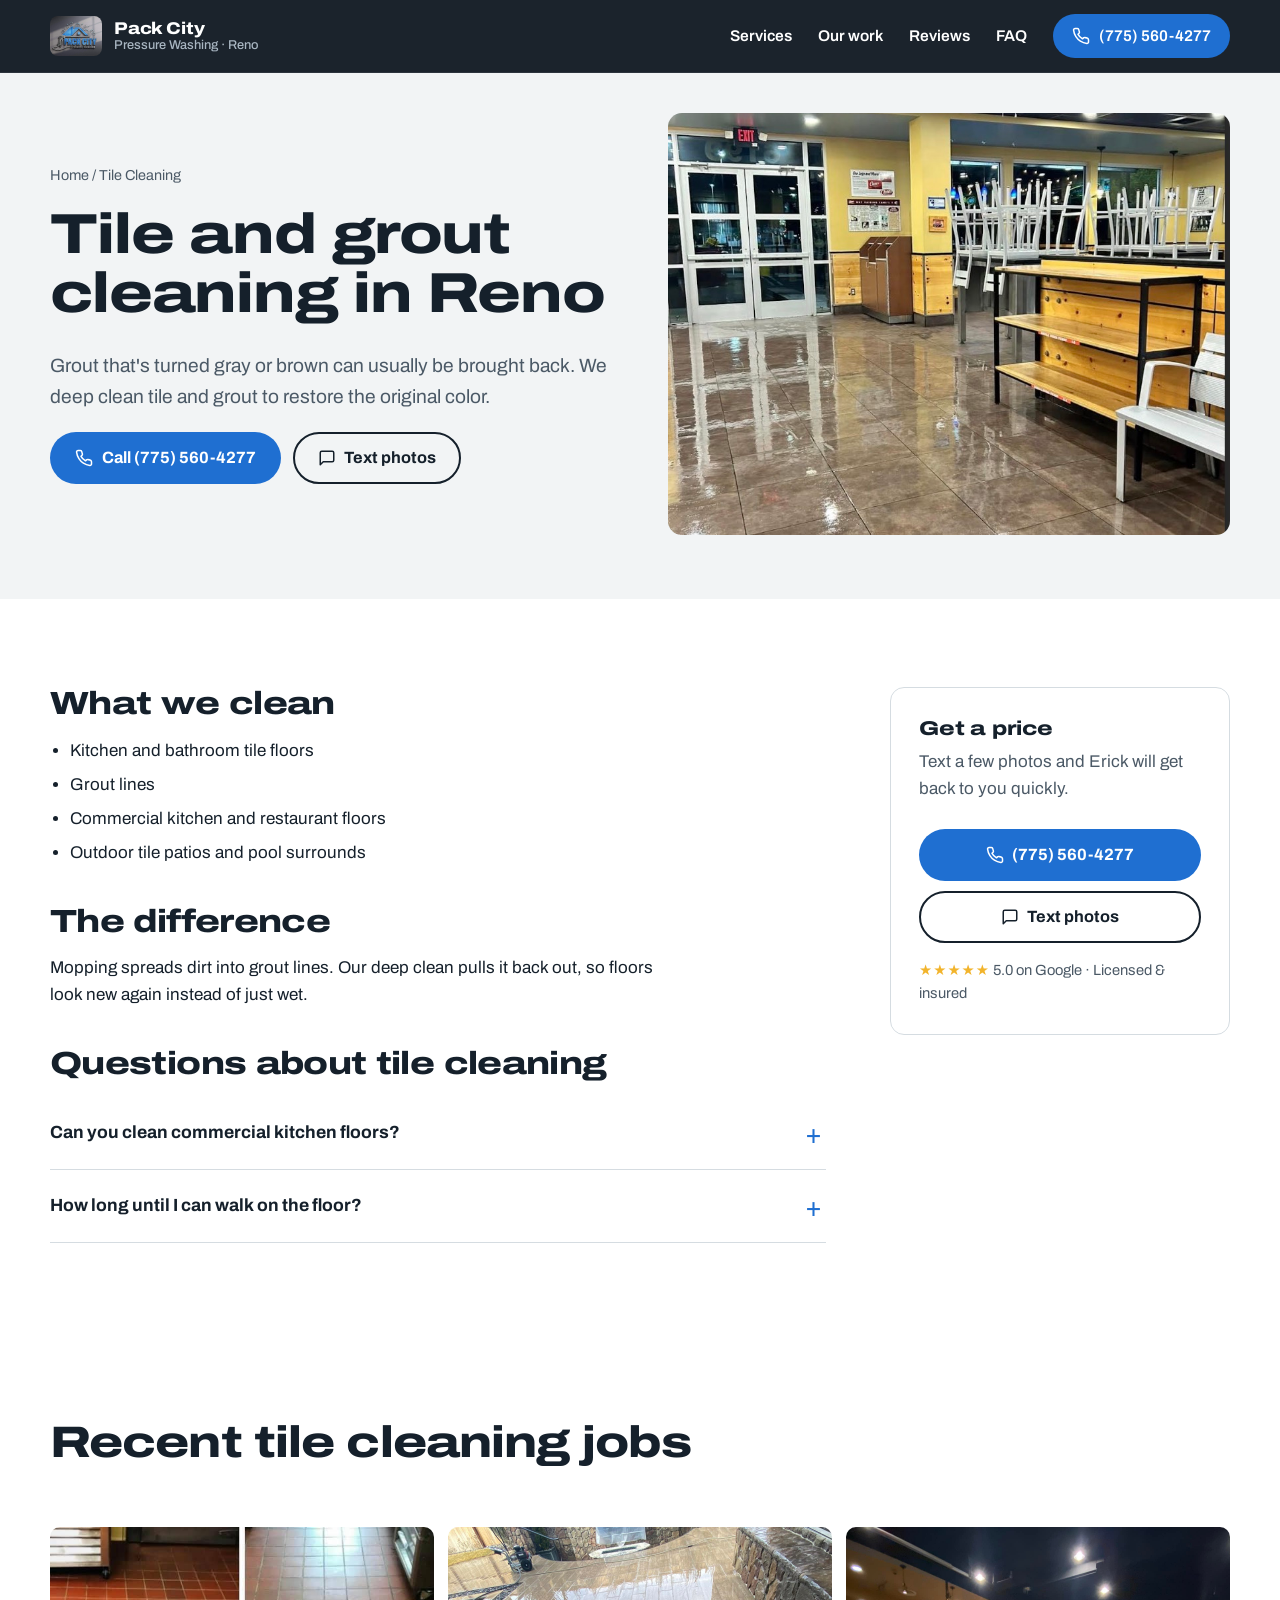
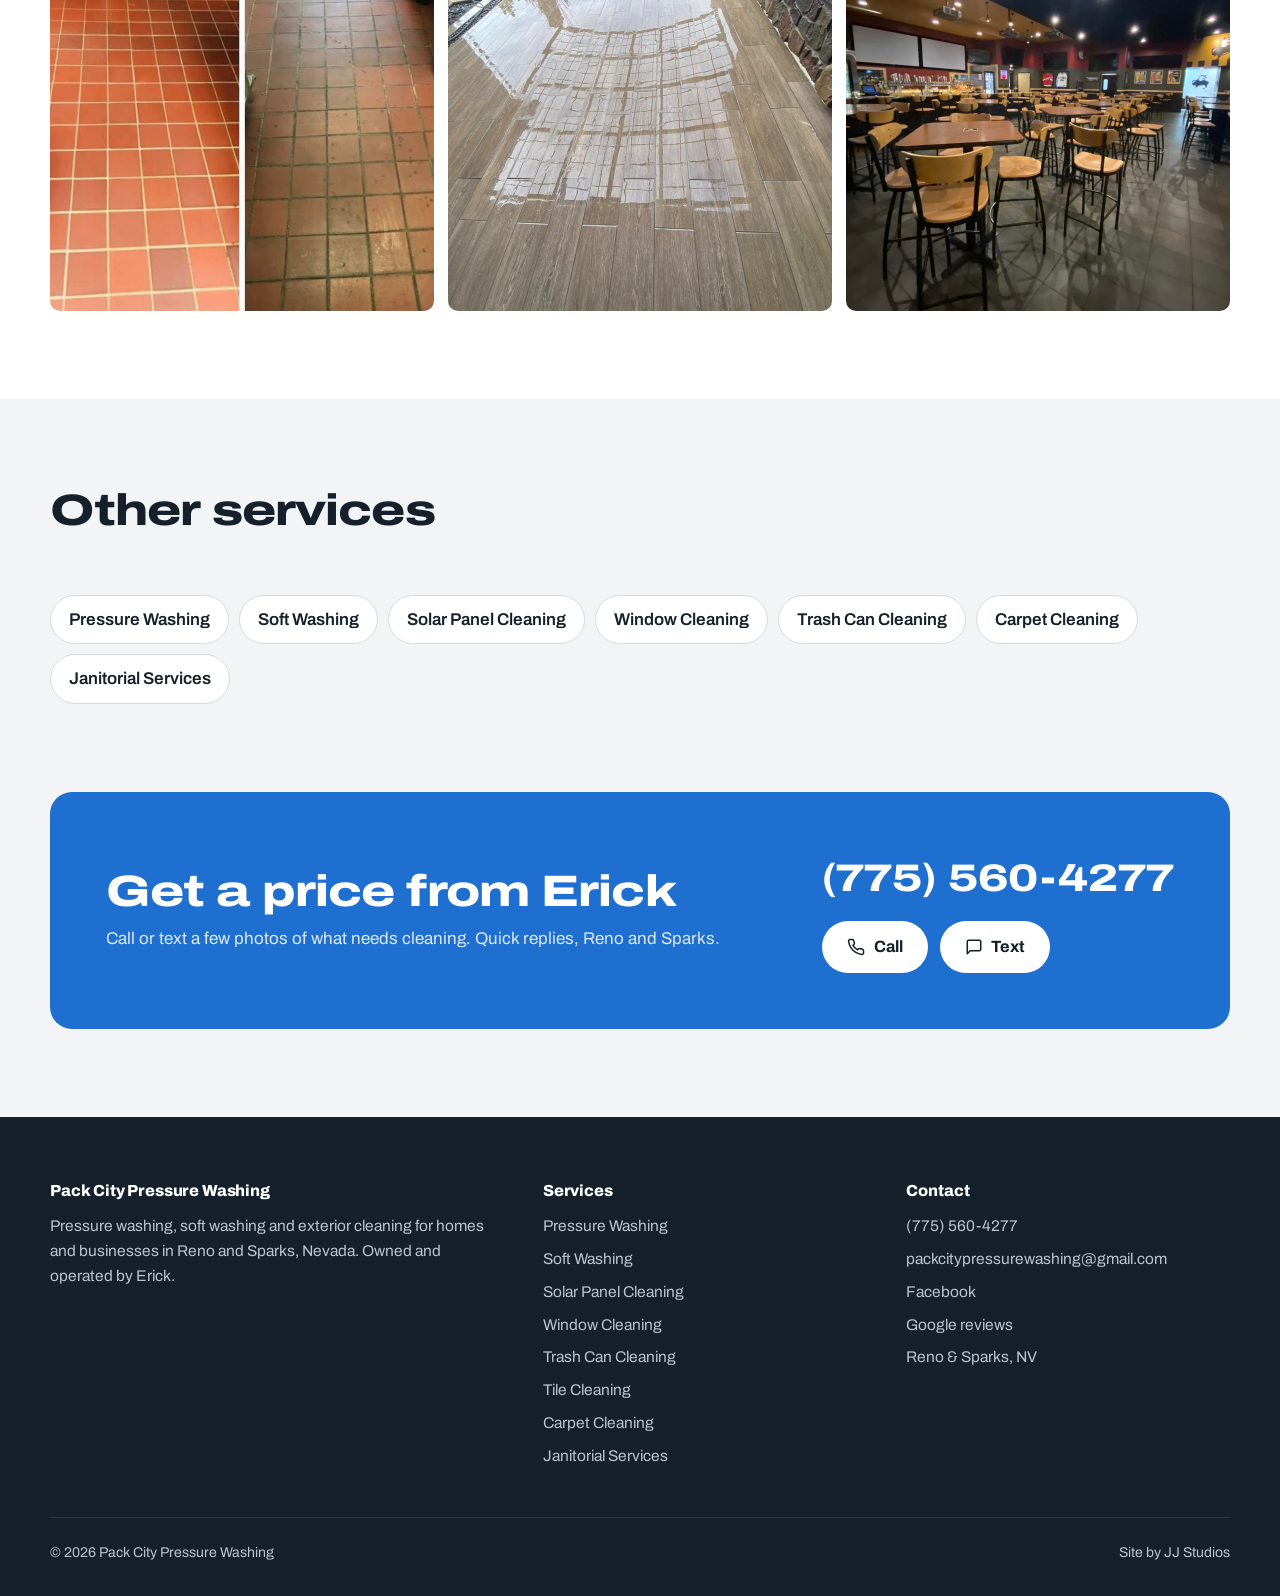
<file: tile-cleaning-reno.html>
<!doctype html>
<html lang="en">
<head>
<meta charset="utf-8">
<meta name="viewport" content="width=device-width, initial-scale=1">
<title>Tile &amp; Grout Cleaning in Reno, NV | Pack City</title>
<meta name="description" content="Grout that&#x27;s turned gray or brown can usually be brought back. Tile Cleaning in Reno &amp; Sparks, NV by Pack City. 5.0 on Google. Call or text (775) 560-4277.">
<link rel="canonical" href="https://packcitypressurewashing.com/tile-cleaning-reno">
<meta name="robots" content="index,follow">
<meta name="theme-color" content="#15202B">
<meta property="og:type" content="website">
<meta property="og:site_name" content="Pack City Pressure Washing">
<meta property="og:title" content="Tile &amp; Grout Cleaning in Reno, NV | Pack City">
<meta property="og:description" content="Grout that&#x27;s turned gray or brown can usually be brought back. Tile Cleaning in Reno &amp; Sparks, NV by Pack City. 5.0 on Google. Call or text (775) 560-4277.">
<meta property="og:url" content="https://packcitypressurewashing.com/tile-cleaning-reno">
<meta property="og:image" content="https://packcitypressurewashing.com/assets/PACK-CITY%2040.jpg">
<meta property="og:locale" content="en_US">
<meta name="twitter:card" content="summary_large_image">
<meta name="geo.region" content="US-NV">
<meta name="geo.placename" content="Reno">
<link rel="icon" href="assets/PACK-CITY%20LOGO.jpg">
<link rel="preconnect" href="https://fonts.googleapis.com"><link rel="preconnect" href="https://fonts.gstatic.com" crossorigin><link href="https://fonts.googleapis.com/css2?family=Archivo:wdth,wght@62..125,400..800&display=swap" rel="stylesheet">
<link rel="stylesheet" href="/style.css">
<script type="application/ld+json">{"@context":"https://schema.org","@graph":[{"@type":["LocalBusiness","HomeAndConstructionBusiness"],"@id":"https://packcitypressurewashing.com/#business","name":"Pack City Pressure Washing","url":"https://packcitypressurewashing.com/","telephone":"+17755604277","email":"packcitypressurewashing@gmail.com","image":"https://packcitypressurewashing.com/assets/PACK-CITY%2019.jpg","logo":"https://packcitypressurewashing.com/assets/PACK-CITY%20LOGO.jpg","description":"Pressure washing, soft washing, solar panel cleaning, window cleaning and janitorial services in Reno and Sparks, Nevada.","founder":{"@type":"Person","name":"Erick"},"address":{"@type":"PostalAddress","addressLocality":"Reno","addressRegion":"NV","addressCountry":"US"},"areaServed":[{"@type":"City","name":"Reno","sameAs":"https://en.wikipedia.org/wiki/Reno,_Nevada"},{"@type":"City","name":"Sparks","sameAs":"https://en.wikipedia.org/wiki/Sparks,_Nevada"}],"sameAs":["https://www.facebook.com/PackCityPressureWashing/","https://www.google.com/maps/place/?cid=13536468850740121917"],"hasOfferCatalog":{"@type":"OfferCatalog","name":"Cleaning services","itemListElement":[{"@type":"Offer","itemOffered":{"@type":"Service","name":"Pressure Washing","url":"https://packcitypressurewashing.com/pressure-washing-reno"}},{"@type":"Offer","itemOffered":{"@type":"Service","name":"Soft Washing","url":"https://packcitypressurewashing.com/soft-washing-reno"}},{"@type":"Offer","itemOffered":{"@type":"Service","name":"Solar Panel Cleaning","url":"https://packcitypressurewashing.com/solar-panel-cleaning-reno"}},{"@type":"Offer","itemOffered":{"@type":"Service","name":"Window Cleaning","url":"https://packcitypressurewashing.com/window-cleaning-reno"}},{"@type":"Offer","itemOffered":{"@type":"Service","name":"Trash Can Cleaning","url":"https://packcitypressurewashing.com/trash-can-cleaning-reno"}},{"@type":"Offer","itemOffered":{"@type":"Service","name":"Tile Cleaning","url":"https://packcitypressurewashing.com/tile-cleaning-reno"}},{"@type":"Offer","itemOffered":{"@type":"Service","name":"Carpet Cleaning","url":"https://packcitypressurewashing.com/carpet-cleaning-reno"}},{"@type":"Offer","itemOffered":{"@type":"Service","name":"Janitorial Services","url":"https://packcitypressurewashing.com/janitorial-services-reno"}}]}},{"@type":"Service","name":"Tile Cleaning","serviceType":"Tile Cleaning","url":"https://packcitypressurewashing.com/tile-cleaning-reno","provider":{"@id":"https://packcitypressurewashing.com/#business"},"areaServed":[{"@type":"City","name":"Reno","sameAs":"https://en.wikipedia.org/wiki/Reno,_Nevada"},{"@type":"City","name":"Sparks","sameAs":"https://en.wikipedia.org/wiki/Sparks,_Nevada"}],"description":"Grout that's turned gray or brown can usually be brought back. We deep clean tile and grout to restore the original color."},{"@type":"BreadcrumbList","itemListElement":[{"@type":"ListItem","position":1,"name":"Home","item":"https://packcitypressurewashing.com/"},{"@type":"ListItem","position":2,"name":"Tile Cleaning","item":"https://packcitypressurewashing.com/tile-cleaning-reno"}]},{"@type":"FAQPage","mainEntity":[{"@type":"Question","name":"Can you clean commercial kitchen floors?","acceptedAnswer":{"@type":"Answer","text":"Yes. We clean restaurant and commercial kitchen tile and can schedule around business hours."}},{"@type":"Question","name":"How long until I can walk on the floor?","acceptedAnswer":{"@type":"Answer","text":"Usually within an hour or two once it's dry."}}]}]}</script>
</head>
<body>
<a class="skip" href="#main">Skip to content</a>
<header class="site-header">
 <div class="wrap">
  <a class="brand" href="/" aria-label="Pack City Pressure Washing home">
   <img src="assets/PACK-CITY%20LOGO.jpg" alt="Pack City Pressure Washing logo" width="52" height="40">
   <span>Pack City<small>Pressure Washing · Reno</small></span>
  </a>
  <button class="menu-btn" aria-expanded="false" aria-controls="nav" aria-label="Open menu"><svg viewBox="0 0 24 24" fill="none" stroke="currentColor" stroke-width="2" stroke-linecap="round" aria-hidden="true"><path d="M4 7h16M4 12h16M4 17h16"/></svg></button>
  <nav class="nav" id="nav" aria-label="Main">
   <a href="/#services">Services</a>
   <a href="/#work">Our work</a>
   <a href="/#reviews">Reviews</a>
   <a href="/#faq">FAQ</a>
   <a class="btn btn-primary header-call" href="tel:+17755604277"><svg viewBox="0 0 24 24" fill="none" stroke="currentColor" stroke-width="2" stroke-linecap="round" stroke-linejoin="round" aria-hidden="true"><path d="M22 16.9v3a2 2 0 0 1-2.2 2 19.8 19.8 0 0 1-8.6-3.1 19.5 19.5 0 0 1-6-6A19.8 19.8 0 0 1 2.1 4.2 2 2 0 0 1 4.1 2h3a2 2 0 0 1 2 1.7c.1.9.4 1.8.7 2.7a2 2 0 0 1-.5 2.1L8 9.8a16 16 0 0 0 6 6l1.3-1.3a2 2 0 0 1 2.1-.4c.9.3 1.8.6 2.7.7a2 2 0 0 1 1.7 2z"/></svg> (775) 560-4277</a>
  </nav>
 </div>
</header>
<main id="main">
<section class="svc-hero"><div class="wrap">
 <div>
  <nav class="crumbs" aria-label="Breadcrumb"><a href="/">Home</a> / Tile Cleaning</nav>
  <h1>Tile and grout cleaning in Reno</h1>
  <p class="lede">Grout that&#x27;s turned gray or brown can usually be brought back. We deep clean tile and grout to restore the original color.</p>
  <div class="btn-row"><a class="btn btn-primary" href="tel:+17755604277"><svg viewBox="0 0 24 24" fill="none" stroke="currentColor" stroke-width="2" stroke-linecap="round" stroke-linejoin="round" aria-hidden="true"><path d="M22 16.9v3a2 2 0 0 1-2.2 2 19.8 19.8 0 0 1-8.6-3.1 19.5 19.5 0 0 1-6-6A19.8 19.8 0 0 1 2.1 4.2 2 2 0 0 1 4.1 2h3a2 2 0 0 1 2 1.7c.1.9.4 1.8.7 2.7a2 2 0 0 1-.5 2.1L8 9.8a16 16 0 0 0 6 6l1.3-1.3a2 2 0 0 1 2.1-.4c.9.3 1.8.6 2.7.7a2 2 0 0 1 1.7 2z"/></svg> Call (775) 560-4277</a><a class="btn btn-ghost" href="sms:+17755604277"><svg viewBox="0 0 24 24" fill="none" stroke="currentColor" stroke-width="2" stroke-linecap="round" stroke-linejoin="round" aria-hidden="true"><path d="M21 15a2 2 0 0 1-2 2H7l-4 4V5a2 2 0 0 1 2-2h14a2 2 0 0 1 2 2z"/></svg> Text photos</a></div>
 </div>
 <img class="main" src="assets/PACK-CITY%2040.jpg" alt="Tile Cleaning by Pack City in Reno, NV" fetchpriority="high">
</div></section>
<section class="band white"><div class="wrap prose">
 <div><h2>What we clean</h2><ul><li>Kitchen and bathroom tile floors</li><li>Grout lines</li><li>Commercial kitchen and restaurant floors</li><li>Outdoor tile patios and pool surrounds</li></ul><h2>The difference</h2><p>Mopping spreads dirt into grout lines. Our deep clean pulls it back out, so floors look new again instead of just wet.</p><h2>Questions about tile cleaning</h2><div class='faq'><details><summary>Can you clean commercial kitchen floors?</summary><p>Yes. We clean restaurant and commercial kitchen tile and can schedule around business hours.</p></details><details><summary>How long until I can walk on the floor?</summary><p>Usually within an hour or two once it&#x27;s dry.</p></details></div></div>
 <aside class="aside">
  <h3>Get a price</h3>
  <p class="muted">Text a few photos and Erick will get back to you quickly.</p>
  <a class="btn btn-primary" href="tel:+17755604277"><svg viewBox="0 0 24 24" fill="none" stroke="currentColor" stroke-width="2" stroke-linecap="round" stroke-linejoin="round" aria-hidden="true"><path d="M22 16.9v3a2 2 0 0 1-2.2 2 19.8 19.8 0 0 1-8.6-3.1 19.5 19.5 0 0 1-6-6A19.8 19.8 0 0 1 2.1 4.2 2 2 0 0 1 4.1 2h3a2 2 0 0 1 2 1.7c.1.9.4 1.8.7 2.7a2 2 0 0 1-.5 2.1L8 9.8a16 16 0 0 0 6 6l1.3-1.3a2 2 0 0 1 2.1-.4c.9.3 1.8.6 2.7.7a2 2 0 0 1 1.7 2z"/></svg> (775) 560-4277</a>
  <a class="btn btn-ghost" href="sms:+17755604277"><svg viewBox="0 0 24 24" fill="none" stroke="currentColor" stroke-width="2" stroke-linecap="round" stroke-linejoin="round" aria-hidden="true"><path d="M21 15a2 2 0 0 1-2 2H7l-4 4V5a2 2 0 0 1 2-2h14a2 2 0 0 1 2 2z"/></svg> Text photos</a>
  <p class="muted" style="margin:16px 0 0;font-size:.92rem"><span class="stars">★★★★★</span> 5.0 on Google · Licensed &amp; insured</p>
 </aside>
</div></section>
<section class="band white"><div class="wrap"><div class="head"><h2>Recent tile cleaning jobs</h2></div>
<div class="svc-gallery"><img src="assets/PACK-CITY%2030.jpg" alt="Tile Cleaning job in Reno" loading="lazy" decoding="async"><img src="assets/PACK-CITY%2014.jpg" alt="Tile Cleaning job in Reno" loading="lazy" decoding="async"><img src="assets/PACK-CITY%2026.jpg" alt="Tile Cleaning job in Reno" loading="lazy" decoding="async"></div></div></section>
<section class="band"><div class="wrap"><div class="head"><h2>Other services</h2></div><ul class="related"><li><a href="/pressure-washing-reno">Pressure Washing</a></li><li><a href="/soft-washing-reno">Soft Washing</a></li><li><a href="/solar-panel-cleaning-reno">Solar Panel Cleaning</a></li><li><a href="/window-cleaning-reno">Window Cleaning</a></li><li><a href="/trash-can-cleaning-reno">Trash Can Cleaning</a></li><li><a href="/carpet-cleaning-reno">Carpet Cleaning</a></li><li><a href="/janitorial-services-reno">Janitorial Services</a></li></ul></div></section>
<section class="band cta-band"><div class="wrap">
 <div class="cta">
  <div>
   <h2>Get a price from Erick</h2>
   <p>Call or text a few photos of what needs cleaning. Quick replies, Reno and Sparks.</p>
  </div>
  <div>
   <a class="phone" href="tel:+17755604277">(775) 560-4277</a>
   <div class="btn-row"><a class="btn btn-light" href="tel:+17755604277"><svg viewBox="0 0 24 24" fill="none" stroke="currentColor" stroke-width="2" stroke-linecap="round" stroke-linejoin="round" aria-hidden="true"><path d="M22 16.9v3a2 2 0 0 1-2.2 2 19.8 19.8 0 0 1-8.6-3.1 19.5 19.5 0 0 1-6-6A19.8 19.8 0 0 1 2.1 4.2 2 2 0 0 1 4.1 2h3a2 2 0 0 1 2 1.7c.1.9.4 1.8.7 2.7a2 2 0 0 1-.5 2.1L8 9.8a16 16 0 0 0 6 6l1.3-1.3a2 2 0 0 1 2.1-.4c.9.3 1.8.6 2.7.7a2 2 0 0 1 1.7 2z"/></svg> Call</a><a class="btn btn-light" href="sms:+17755604277"><svg viewBox="0 0 24 24" fill="none" stroke="currentColor" stroke-width="2" stroke-linecap="round" stroke-linejoin="round" aria-hidden="true"><path d="M21 15a2 2 0 0 1-2 2H7l-4 4V5a2 2 0 0 1 2-2h14a2 2 0 0 1 2 2z"/></svg> Text</a></div>
  </div>
 </div>
</div></section></main>
<footer class="site-footer">
 <div class="wrap">
  <div class="cols">
   <div>
    <h3>Pack City Pressure Washing</h3>
    <p>Pressure washing, soft washing and exterior cleaning for homes and businesses in Reno and Sparks, Nevada. Owned and operated by Erick.</p>
   </div>
   <div><h3>Services</h3><ul><li><a href="/pressure-washing-reno">Pressure Washing</a></li><li><a href="/soft-washing-reno">Soft Washing</a></li><li><a href="/solar-panel-cleaning-reno">Solar Panel Cleaning</a></li><li><a href="/window-cleaning-reno">Window Cleaning</a></li><li><a href="/trash-can-cleaning-reno">Trash Can Cleaning</a></li><li><a href="/tile-cleaning-reno">Tile Cleaning</a></li><li><a href="/carpet-cleaning-reno">Carpet Cleaning</a></li><li><a href="/janitorial-services-reno">Janitorial Services</a></li></ul></div>
   <div><h3>Contact</h3><ul>
    <li><a href="tel:+17755604277">(775) 560-4277</a></li>
    <li><a href="mailto:packcitypressurewashing@gmail.com">packcitypressurewashing@gmail.com</a></li>
    <li><a href="https://www.facebook.com/PackCityPressureWashing/" rel="noopener" target="_blank">Facebook</a></li>
    <li><a href="https://www.google.com/maps/place/?cid=13536468850740121917" rel="noopener" target="_blank">Google reviews</a></li>
    <li>Reno &amp; Sparks, NV</li>
   </ul></div>
  </div>
  <div class="legal"><span>© <span id="year">2026</span> Pack City Pressure Washing</span><span>Site by <a href="https://www.jjstudiowd.com/" rel="noopener" target="_blank">JJ Studios</a></span></div>
 </div>
</footer>
<div class="callbar"><a class="btn btn-primary" href="tel:+17755604277"><svg viewBox="0 0 24 24" fill="none" stroke="currentColor" stroke-width="2" stroke-linecap="round" stroke-linejoin="round" aria-hidden="true"><path d="M22 16.9v3a2 2 0 0 1-2.2 2 19.8 19.8 0 0 1-8.6-3.1 19.5 19.5 0 0 1-6-6A19.8 19.8 0 0 1 2.1 4.2 2 2 0 0 1 4.1 2h3a2 2 0 0 1 2 1.7c.1.9.4 1.8.7 2.7a2 2 0 0 1-.5 2.1L8 9.8a16 16 0 0 0 6 6l1.3-1.3a2 2 0 0 1 2.1-.4c.9.3 1.8.6 2.7.7a2 2 0 0 1 1.7 2z"/></svg> Call</a><a class="btn btn-ghost" href="sms:+17755604277"><svg viewBox="0 0 24 24" fill="none" stroke="currentColor" stroke-width="2" stroke-linecap="round" stroke-linejoin="round" aria-hidden="true"><path d="M21 15a2 2 0 0 1-2 2H7l-4 4V5a2 2 0 0 1 2-2h14a2 2 0 0 1 2 2z"/></svg> Text</a></div>
<script src="/main.js" defer></script>
</body>
</html>
</file>
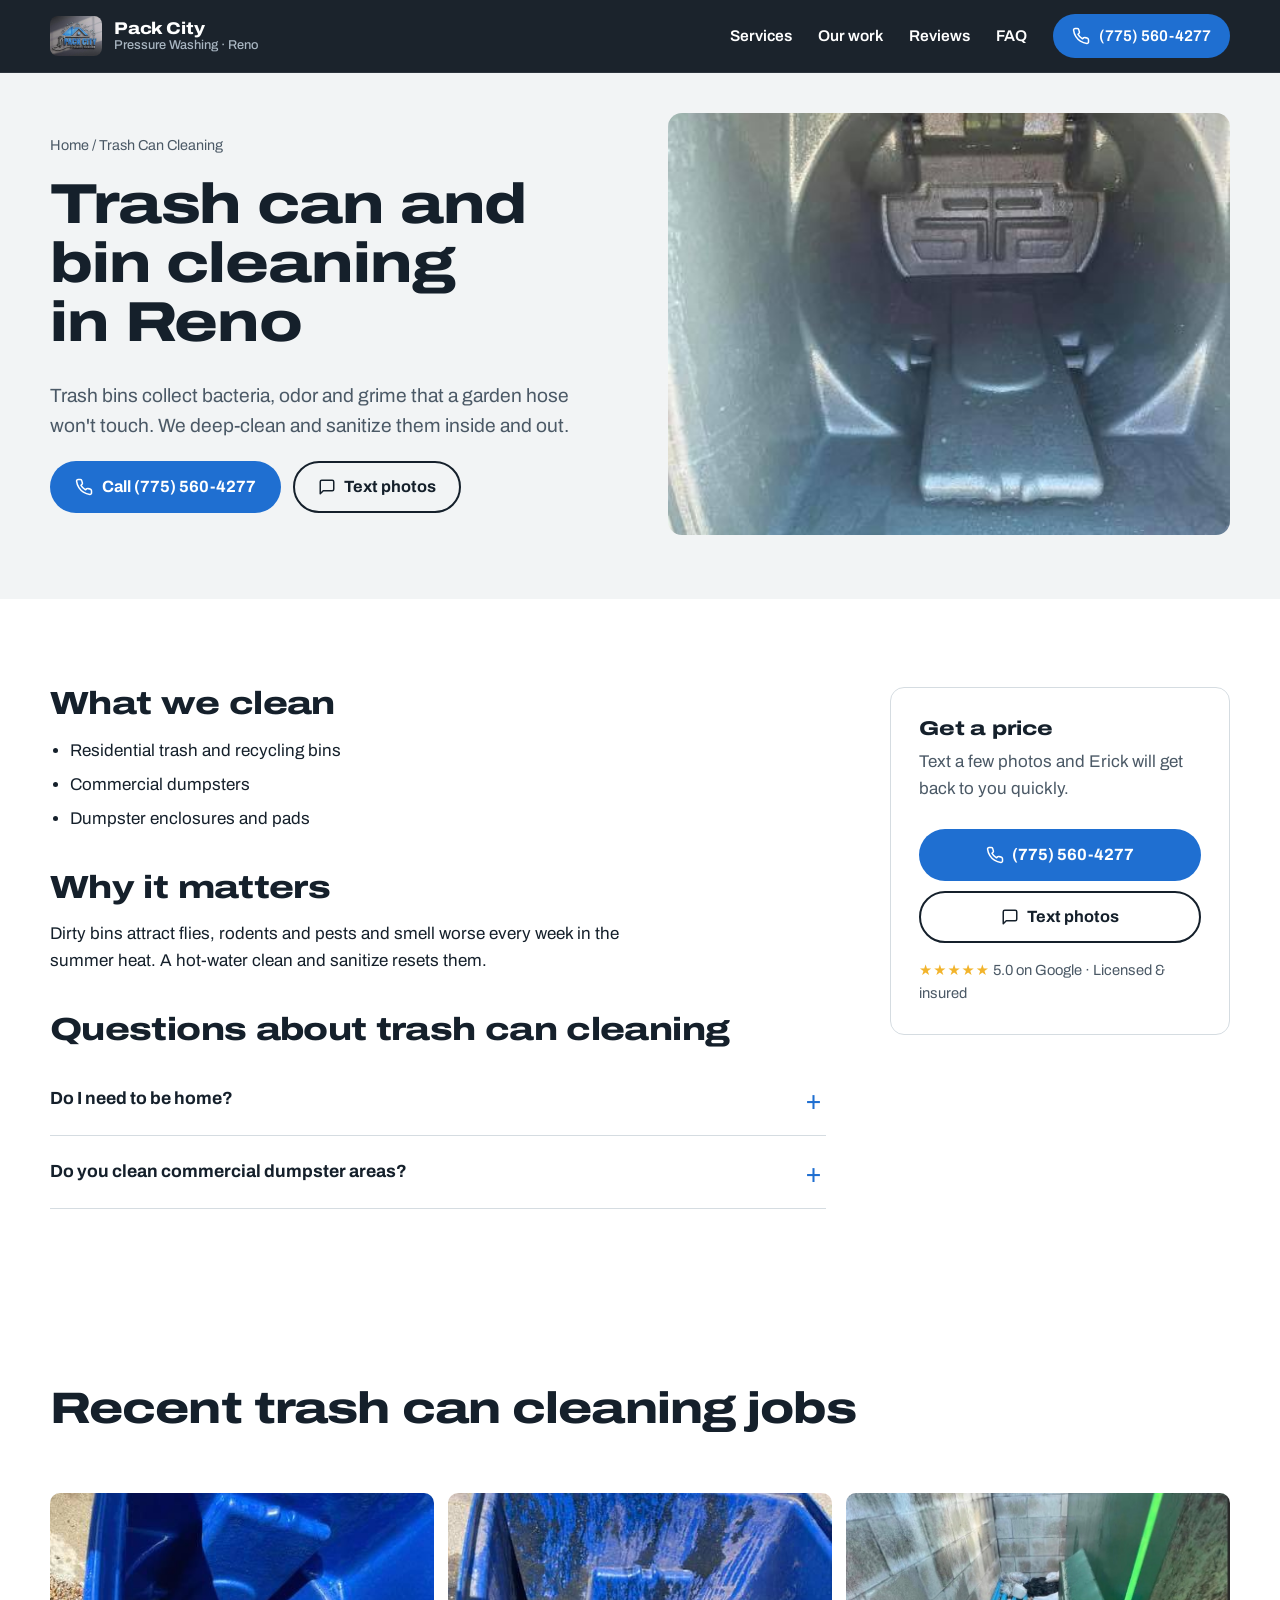
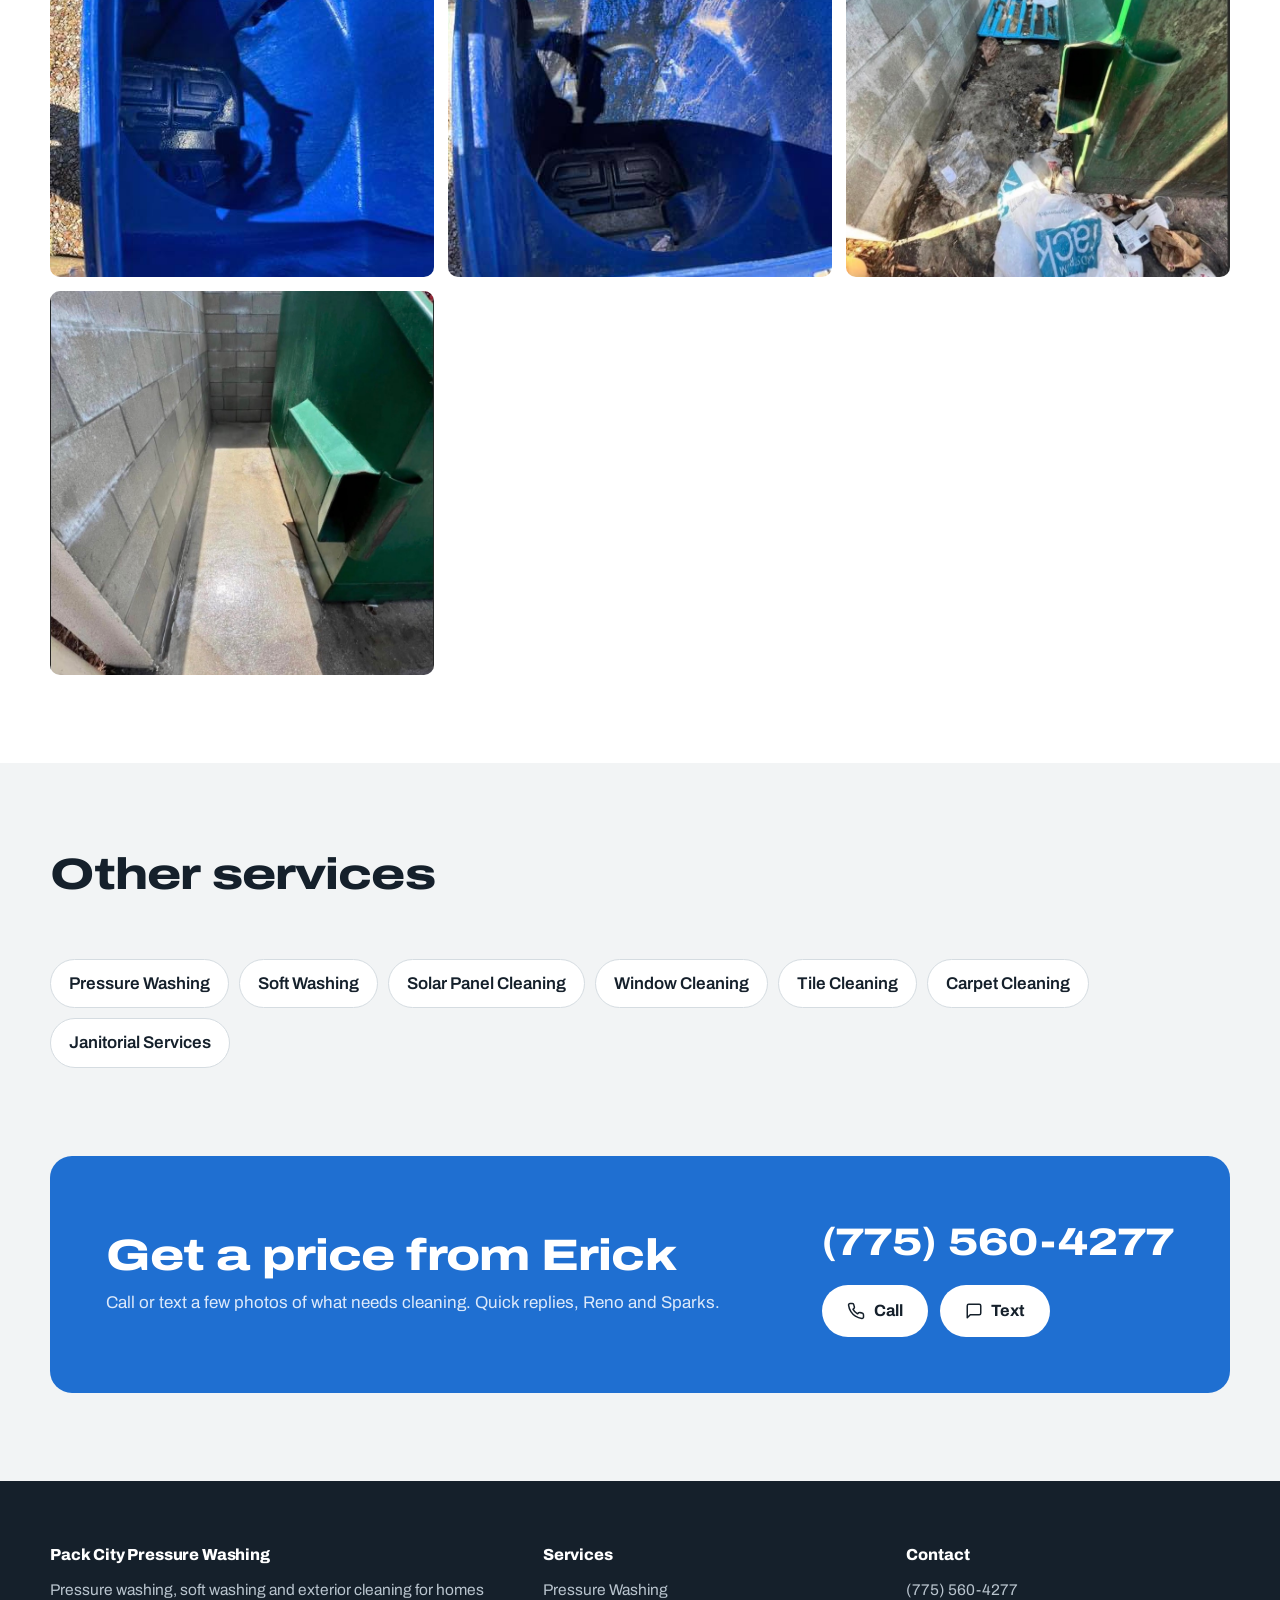
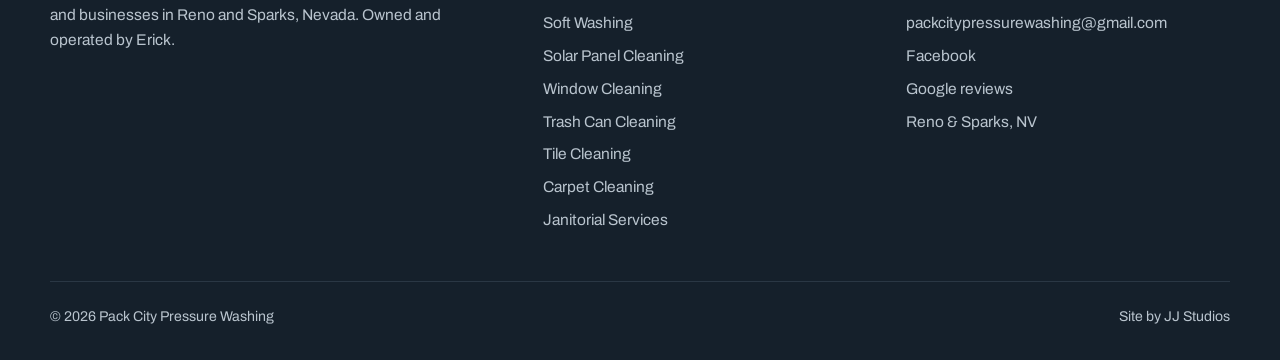
<file: trash-can-cleaning-reno.html>
<!doctype html>
<html lang="en">
<head>
<meta charset="utf-8">
<meta name="viewport" content="width=device-width, initial-scale=1">
<title>Trash Can &amp; Bin Cleaning in Reno, NV | Pack City</title>
<meta name="description" content="Trash Can Cleaning in Reno &amp; Sparks, NV by Pack City Pressure Washing. Licensed, insured, 5.0 on Google. Call or text (775) 560-4277.">
<link rel="canonical" href="https://packcitypressurewashing.com/trash-can-cleaning-reno">
<meta name="robots" content="index,follow">
<meta name="theme-color" content="#15202B">
<meta property="og:type" content="website">
<meta property="og:site_name" content="Pack City Pressure Washing">
<meta property="og:title" content="Trash Can &amp; Bin Cleaning in Reno, NV | Pack City">
<meta property="og:description" content="Trash Can Cleaning in Reno &amp; Sparks, NV by Pack City Pressure Washing. Licensed, insured, 5.0 on Google. Call or text (775) 560-4277.">
<meta property="og:url" content="https://packcitypressurewashing.com/trash-can-cleaning-reno">
<meta property="og:image" content="https://packcitypressurewashing.com/assets/PACK-CITY%2032.jpg">
<meta property="og:locale" content="en_US">
<meta name="twitter:card" content="summary_large_image">
<meta name="geo.region" content="US-NV">
<meta name="geo.placename" content="Reno">
<link rel="icon" href="assets/PACK-CITY%20LOGO.jpg">
<link rel="preconnect" href="https://fonts.googleapis.com"><link rel="preconnect" href="https://fonts.gstatic.com" crossorigin><link href="https://fonts.googleapis.com/css2?family=Archivo:wdth,wght@62..125,400..800&display=swap" rel="stylesheet">
<link rel="stylesheet" href="/style.css">
<script type="application/ld+json">{"@context":"https://schema.org","@graph":[{"@type":["LocalBusiness","HomeAndConstructionBusiness"],"@id":"https://packcitypressurewashing.com/#business","name":"Pack City Pressure Washing","url":"https://packcitypressurewashing.com/","telephone":"+17755604277","email":"packcitypressurewashing@gmail.com","image":"https://packcitypressurewashing.com/assets/PACK-CITY%2019.jpg","logo":"https://packcitypressurewashing.com/assets/PACK-CITY%20LOGO.jpg","description":"Pressure washing, soft washing, solar panel cleaning, window cleaning and janitorial services in Reno and Sparks, Nevada.","founder":{"@type":"Person","name":"Erick"},"address":{"@type":"PostalAddress","addressLocality":"Reno","addressRegion":"NV","addressCountry":"US"},"areaServed":[{"@type":"City","name":"Reno","sameAs":"https://en.wikipedia.org/wiki/Reno,_Nevada"},{"@type":"City","name":"Sparks","sameAs":"https://en.wikipedia.org/wiki/Sparks,_Nevada"}],"sameAs":["https://www.facebook.com/PackCityPressureWashing/","https://www.google.com/maps/place/?cid=13536468850740121917"],"hasOfferCatalog":{"@type":"OfferCatalog","name":"Cleaning services","itemListElement":[{"@type":"Offer","itemOffered":{"@type":"Service","name":"Pressure Washing","url":"https://packcitypressurewashing.com/pressure-washing-reno"}},{"@type":"Offer","itemOffered":{"@type":"Service","name":"Soft Washing","url":"https://packcitypressurewashing.com/soft-washing-reno"}},{"@type":"Offer","itemOffered":{"@type":"Service","name":"Solar Panel Cleaning","url":"https://packcitypressurewashing.com/solar-panel-cleaning-reno"}},{"@type":"Offer","itemOffered":{"@type":"Service","name":"Window Cleaning","url":"https://packcitypressurewashing.com/window-cleaning-reno"}},{"@type":"Offer","itemOffered":{"@type":"Service","name":"Trash Can Cleaning","url":"https://packcitypressurewashing.com/trash-can-cleaning-reno"}},{"@type":"Offer","itemOffered":{"@type":"Service","name":"Tile Cleaning","url":"https://packcitypressurewashing.com/tile-cleaning-reno"}},{"@type":"Offer","itemOffered":{"@type":"Service","name":"Carpet Cleaning","url":"https://packcitypressurewashing.com/carpet-cleaning-reno"}},{"@type":"Offer","itemOffered":{"@type":"Service","name":"Janitorial Services","url":"https://packcitypressurewashing.com/janitorial-services-reno"}}]}},{"@type":"Service","name":"Trash Can Cleaning","serviceType":"Trash Can Cleaning","url":"https://packcitypressurewashing.com/trash-can-cleaning-reno","provider":{"@id":"https://packcitypressurewashing.com/#business"},"areaServed":[{"@type":"City","name":"Reno","sameAs":"https://en.wikipedia.org/wiki/Reno,_Nevada"},{"@type":"City","name":"Sparks","sameAs":"https://en.wikipedia.org/wiki/Sparks,_Nevada"}],"description":"Trash bins collect bacteria, odor and grime that a garden hose won't touch. We deep-clean and sanitize them inside and out."},{"@type":"BreadcrumbList","itemListElement":[{"@type":"ListItem","position":1,"name":"Home","item":"https://packcitypressurewashing.com/"},{"@type":"ListItem","position":2,"name":"Trash Can Cleaning","item":"https://packcitypressurewashing.com/trash-can-cleaning-reno"}]},{"@type":"FAQPage","mainEntity":[{"@type":"Question","name":"Do I need to be home?","acceptedAnswer":{"@type":"Answer","text":"No. Leave the bins out after trash pickup and we'll take care of the rest."}},{"@type":"Question","name":"Do you clean commercial dumpster areas?","acceptedAnswer":{"@type":"Answer","text":"Yes. We clean dumpsters, enclosures and the pads around them for restaurants and businesses."}}]}]}</script>
</head>
<body>
<a class="skip" href="#main">Skip to content</a>
<header class="site-header">
 <div class="wrap">
  <a class="brand" href="/" aria-label="Pack City Pressure Washing home">
   <img src="assets/PACK-CITY%20LOGO.jpg" alt="Pack City Pressure Washing logo" width="52" height="40">
   <span>Pack City<small>Pressure Washing · Reno</small></span>
  </a>
  <button class="menu-btn" aria-expanded="false" aria-controls="nav" aria-label="Open menu"><svg viewBox="0 0 24 24" fill="none" stroke="currentColor" stroke-width="2" stroke-linecap="round" aria-hidden="true"><path d="M4 7h16M4 12h16M4 17h16"/></svg></button>
  <nav class="nav" id="nav" aria-label="Main">
   <a href="/#services">Services</a>
   <a href="/#work">Our work</a>
   <a href="/#reviews">Reviews</a>
   <a href="/#faq">FAQ</a>
   <a class="btn btn-primary header-call" href="tel:+17755604277"><svg viewBox="0 0 24 24" fill="none" stroke="currentColor" stroke-width="2" stroke-linecap="round" stroke-linejoin="round" aria-hidden="true"><path d="M22 16.9v3a2 2 0 0 1-2.2 2 19.8 19.8 0 0 1-8.6-3.1 19.5 19.5 0 0 1-6-6A19.8 19.8 0 0 1 2.1 4.2 2 2 0 0 1 4.1 2h3a2 2 0 0 1 2 1.7c.1.9.4 1.8.7 2.7a2 2 0 0 1-.5 2.1L8 9.8a16 16 0 0 0 6 6l1.3-1.3a2 2 0 0 1 2.1-.4c.9.3 1.8.6 2.7.7a2 2 0 0 1 1.7 2z"/></svg> (775) 560-4277</a>
  </nav>
 </div>
</header>
<main id="main">
<section class="svc-hero"><div class="wrap">
 <div>
  <nav class="crumbs" aria-label="Breadcrumb"><a href="/">Home</a> / Trash Can Cleaning</nav>
  <h1>Trash can and bin cleaning in Reno</h1>
  <p class="lede">Trash bins collect bacteria, odor and grime that a garden hose won&#x27;t touch. We deep-clean and sanitize them inside and out.</p>
  <div class="btn-row"><a class="btn btn-primary" href="tel:+17755604277"><svg viewBox="0 0 24 24" fill="none" stroke="currentColor" stroke-width="2" stroke-linecap="round" stroke-linejoin="round" aria-hidden="true"><path d="M22 16.9v3a2 2 0 0 1-2.2 2 19.8 19.8 0 0 1-8.6-3.1 19.5 19.5 0 0 1-6-6A19.8 19.8 0 0 1 2.1 4.2 2 2 0 0 1 4.1 2h3a2 2 0 0 1 2 1.7c.1.9.4 1.8.7 2.7a2 2 0 0 1-.5 2.1L8 9.8a16 16 0 0 0 6 6l1.3-1.3a2 2 0 0 1 2.1-.4c.9.3 1.8.6 2.7.7a2 2 0 0 1 1.7 2z"/></svg> Call (775) 560-4277</a><a class="btn btn-ghost" href="sms:+17755604277"><svg viewBox="0 0 24 24" fill="none" stroke="currentColor" stroke-width="2" stroke-linecap="round" stroke-linejoin="round" aria-hidden="true"><path d="M21 15a2 2 0 0 1-2 2H7l-4 4V5a2 2 0 0 1 2-2h14a2 2 0 0 1 2 2z"/></svg> Text photos</a></div>
 </div>
 <img class="main" src="assets/PACK-CITY%2032.jpg" alt="Trash Can Cleaning by Pack City in Reno, NV" fetchpriority="high">
</div></section>
<section class="band white"><div class="wrap prose">
 <div><h2>What we clean</h2><ul><li>Residential trash and recycling bins</li><li>Commercial dumpsters</li><li>Dumpster enclosures and pads</li></ul><h2>Why it matters</h2><p>Dirty bins attract flies, rodents and pests and smell worse every week in the summer heat. A hot-water clean and sanitize resets them.</p><h2>Questions about trash can cleaning</h2><div class='faq'><details><summary>Do I need to be home?</summary><p>No. Leave the bins out after trash pickup and we&#x27;ll take care of the rest.</p></details><details><summary>Do you clean commercial dumpster areas?</summary><p>Yes. We clean dumpsters, enclosures and the pads around them for restaurants and businesses.</p></details></div></div>
 <aside class="aside">
  <h3>Get a price</h3>
  <p class="muted">Text a few photos and Erick will get back to you quickly.</p>
  <a class="btn btn-primary" href="tel:+17755604277"><svg viewBox="0 0 24 24" fill="none" stroke="currentColor" stroke-width="2" stroke-linecap="round" stroke-linejoin="round" aria-hidden="true"><path d="M22 16.9v3a2 2 0 0 1-2.2 2 19.8 19.8 0 0 1-8.6-3.1 19.5 19.5 0 0 1-6-6A19.8 19.8 0 0 1 2.1 4.2 2 2 0 0 1 4.1 2h3a2 2 0 0 1 2 1.7c.1.9.4 1.8.7 2.7a2 2 0 0 1-.5 2.1L8 9.8a16 16 0 0 0 6 6l1.3-1.3a2 2 0 0 1 2.1-.4c.9.3 1.8.6 2.7.7a2 2 0 0 1 1.7 2z"/></svg> (775) 560-4277</a>
  <a class="btn btn-ghost" href="sms:+17755604277"><svg viewBox="0 0 24 24" fill="none" stroke="currentColor" stroke-width="2" stroke-linecap="round" stroke-linejoin="round" aria-hidden="true"><path d="M21 15a2 2 0 0 1-2 2H7l-4 4V5a2 2 0 0 1 2-2h14a2 2 0 0 1 2 2z"/></svg> Text photos</a>
  <p class="muted" style="margin:16px 0 0;font-size:.92rem"><span class="stars">★★★★★</span> 5.0 on Google · Licensed &amp; insured</p>
 </aside>
</div></section>
<section class="band white"><div class="wrap"><div class="head"><h2>Recent trash can cleaning jobs</h2></div>
<div class="svc-gallery"><img src="assets/PACK-CITY%2033.jpg" alt="Trash Can Cleaning job in Reno" loading="lazy" decoding="async"><img src="assets/PACK-CITY%2034.jpg" alt="Trash Can Cleaning job in Reno" loading="lazy" decoding="async"><img src="assets/PACK-CITY%2038.jpg" alt="Trash Can Cleaning job in Reno" loading="lazy" decoding="async"><img src="assets/PACK-CITY%2039.jpg" alt="Trash Can Cleaning job in Reno" loading="lazy" decoding="async"></div></div></section>
<section class="band"><div class="wrap"><div class="head"><h2>Other services</h2></div><ul class="related"><li><a href="/pressure-washing-reno">Pressure Washing</a></li><li><a href="/soft-washing-reno">Soft Washing</a></li><li><a href="/solar-panel-cleaning-reno">Solar Panel Cleaning</a></li><li><a href="/window-cleaning-reno">Window Cleaning</a></li><li><a href="/tile-cleaning-reno">Tile Cleaning</a></li><li><a href="/carpet-cleaning-reno">Carpet Cleaning</a></li><li><a href="/janitorial-services-reno">Janitorial Services</a></li></ul></div></section>
<section class="band cta-band"><div class="wrap">
 <div class="cta">
  <div>
   <h2>Get a price from Erick</h2>
   <p>Call or text a few photos of what needs cleaning. Quick replies, Reno and Sparks.</p>
  </div>
  <div>
   <a class="phone" href="tel:+17755604277">(775) 560-4277</a>
   <div class="btn-row"><a class="btn btn-light" href="tel:+17755604277"><svg viewBox="0 0 24 24" fill="none" stroke="currentColor" stroke-width="2" stroke-linecap="round" stroke-linejoin="round" aria-hidden="true"><path d="M22 16.9v3a2 2 0 0 1-2.2 2 19.8 19.8 0 0 1-8.6-3.1 19.5 19.5 0 0 1-6-6A19.8 19.8 0 0 1 2.1 4.2 2 2 0 0 1 4.1 2h3a2 2 0 0 1 2 1.7c.1.9.4 1.8.7 2.7a2 2 0 0 1-.5 2.1L8 9.8a16 16 0 0 0 6 6l1.3-1.3a2 2 0 0 1 2.1-.4c.9.3 1.8.6 2.7.7a2 2 0 0 1 1.7 2z"/></svg> Call</a><a class="btn btn-light" href="sms:+17755604277"><svg viewBox="0 0 24 24" fill="none" stroke="currentColor" stroke-width="2" stroke-linecap="round" stroke-linejoin="round" aria-hidden="true"><path d="M21 15a2 2 0 0 1-2 2H7l-4 4V5a2 2 0 0 1 2-2h14a2 2 0 0 1 2 2z"/></svg> Text</a></div>
  </div>
 </div>
</div></section></main>
<footer class="site-footer">
 <div class="wrap">
  <div class="cols">
   <div>
    <h3>Pack City Pressure Washing</h3>
    <p>Pressure washing, soft washing and exterior cleaning for homes and businesses in Reno and Sparks, Nevada. Owned and operated by Erick.</p>
   </div>
   <div><h3>Services</h3><ul><li><a href="/pressure-washing-reno">Pressure Washing</a></li><li><a href="/soft-washing-reno">Soft Washing</a></li><li><a href="/solar-panel-cleaning-reno">Solar Panel Cleaning</a></li><li><a href="/window-cleaning-reno">Window Cleaning</a></li><li><a href="/trash-can-cleaning-reno">Trash Can Cleaning</a></li><li><a href="/tile-cleaning-reno">Tile Cleaning</a></li><li><a href="/carpet-cleaning-reno">Carpet Cleaning</a></li><li><a href="/janitorial-services-reno">Janitorial Services</a></li></ul></div>
   <div><h3>Contact</h3><ul>
    <li><a href="tel:+17755604277">(775) 560-4277</a></li>
    <li><a href="mailto:packcitypressurewashing@gmail.com">packcitypressurewashing@gmail.com</a></li>
    <li><a href="https://www.facebook.com/PackCityPressureWashing/" rel="noopener" target="_blank">Facebook</a></li>
    <li><a href="https://www.google.com/maps/place/?cid=13536468850740121917" rel="noopener" target="_blank">Google reviews</a></li>
    <li>Reno &amp; Sparks, NV</li>
   </ul></div>
  </div>
  <div class="legal"><span>© <span id="year">2026</span> Pack City Pressure Washing</span><span>Site by <a href="https://www.jjstudiowd.com/" rel="noopener" target="_blank">JJ Studios</a></span></div>
 </div>
</footer>
<div class="callbar"><a class="btn btn-primary" href="tel:+17755604277"><svg viewBox="0 0 24 24" fill="none" stroke="currentColor" stroke-width="2" stroke-linecap="round" stroke-linejoin="round" aria-hidden="true"><path d="M22 16.9v3a2 2 0 0 1-2.2 2 19.8 19.8 0 0 1-8.6-3.1 19.5 19.5 0 0 1-6-6A19.8 19.8 0 0 1 2.1 4.2 2 2 0 0 1 4.1 2h3a2 2 0 0 1 2 1.7c.1.9.4 1.8.7 2.7a2 2 0 0 1-.5 2.1L8 9.8a16 16 0 0 0 6 6l1.3-1.3a2 2 0 0 1 2.1-.4c.9.3 1.8.6 2.7.7a2 2 0 0 1 1.7 2z"/></svg> Call</a><a class="btn btn-ghost" href="sms:+17755604277"><svg viewBox="0 0 24 24" fill="none" stroke="currentColor" stroke-width="2" stroke-linecap="round" stroke-linejoin="round" aria-hidden="true"><path d="M21 15a2 2 0 0 1-2 2H7l-4 4V5a2 2 0 0 1 2-2h14a2 2 0 0 1 2 2z"/></svg> Text</a></div>
<script src="/main.js" defer></script>
</body>
</html>
</file>
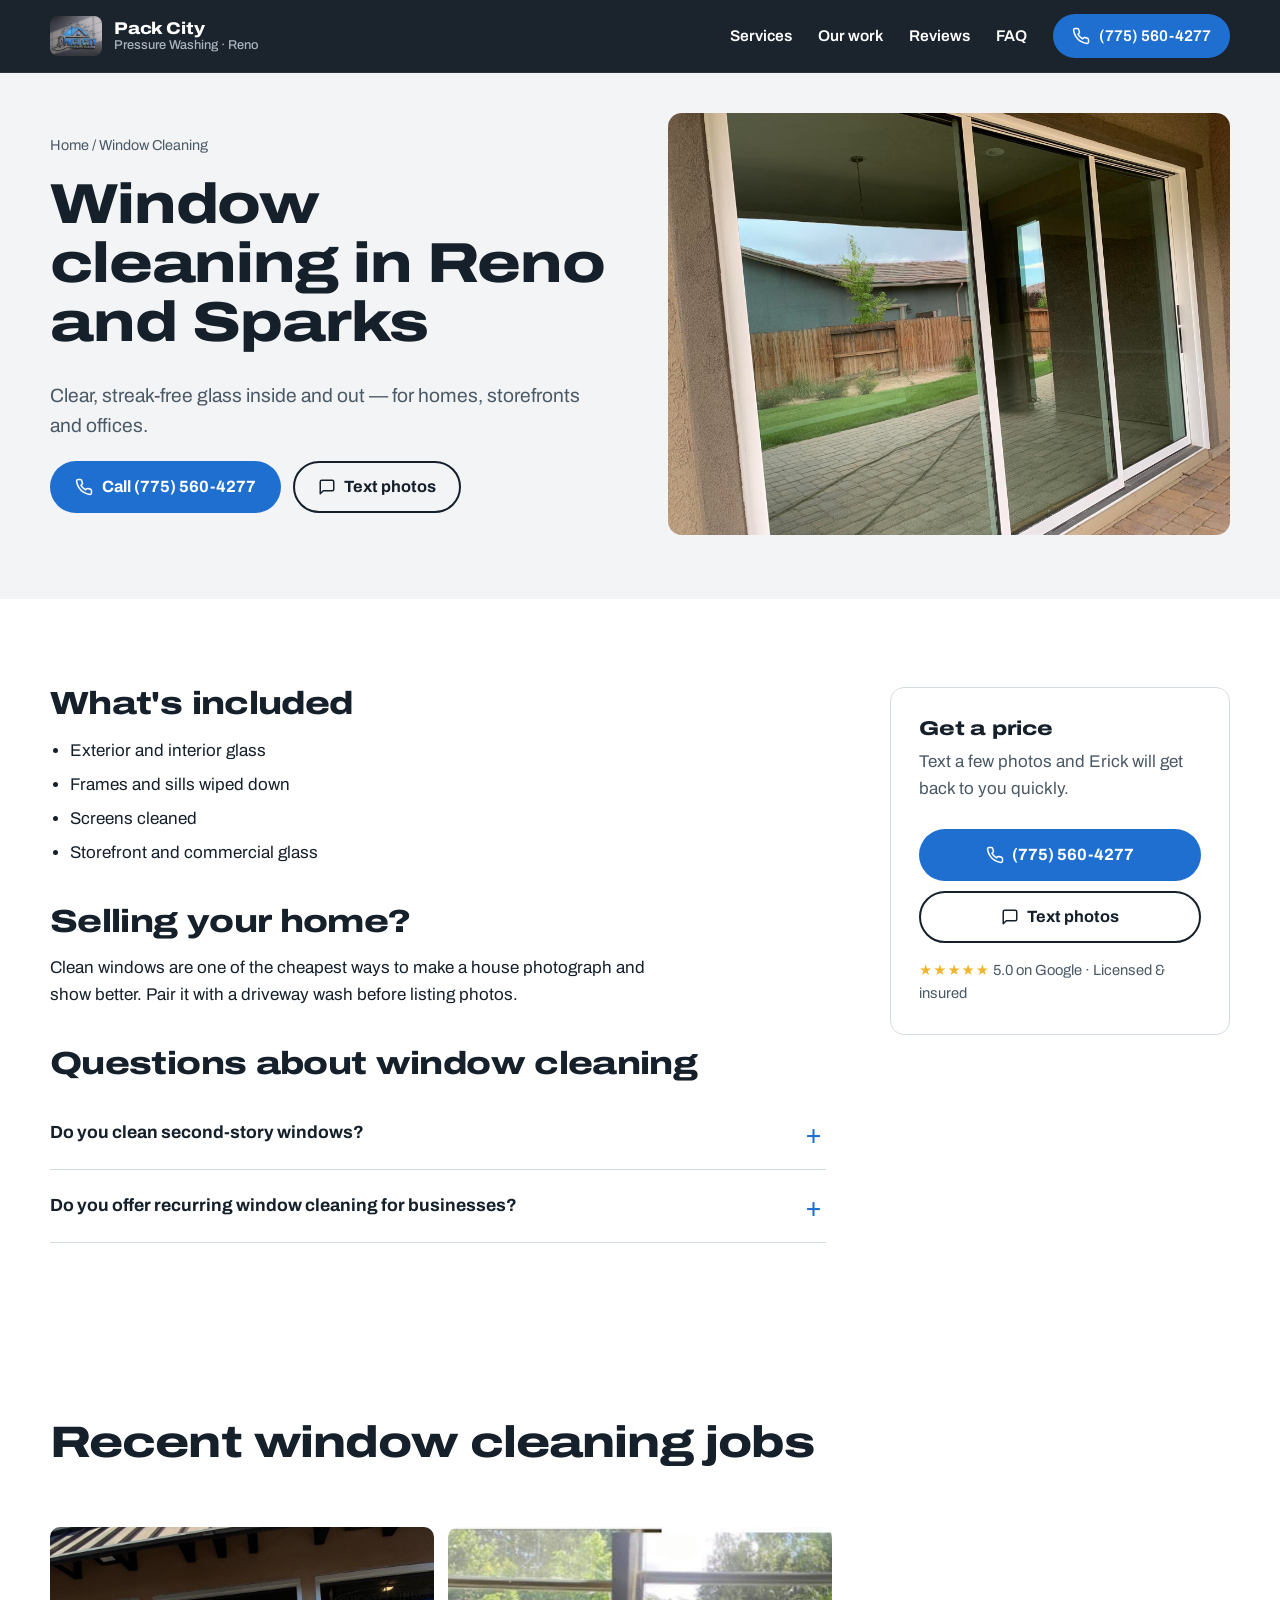
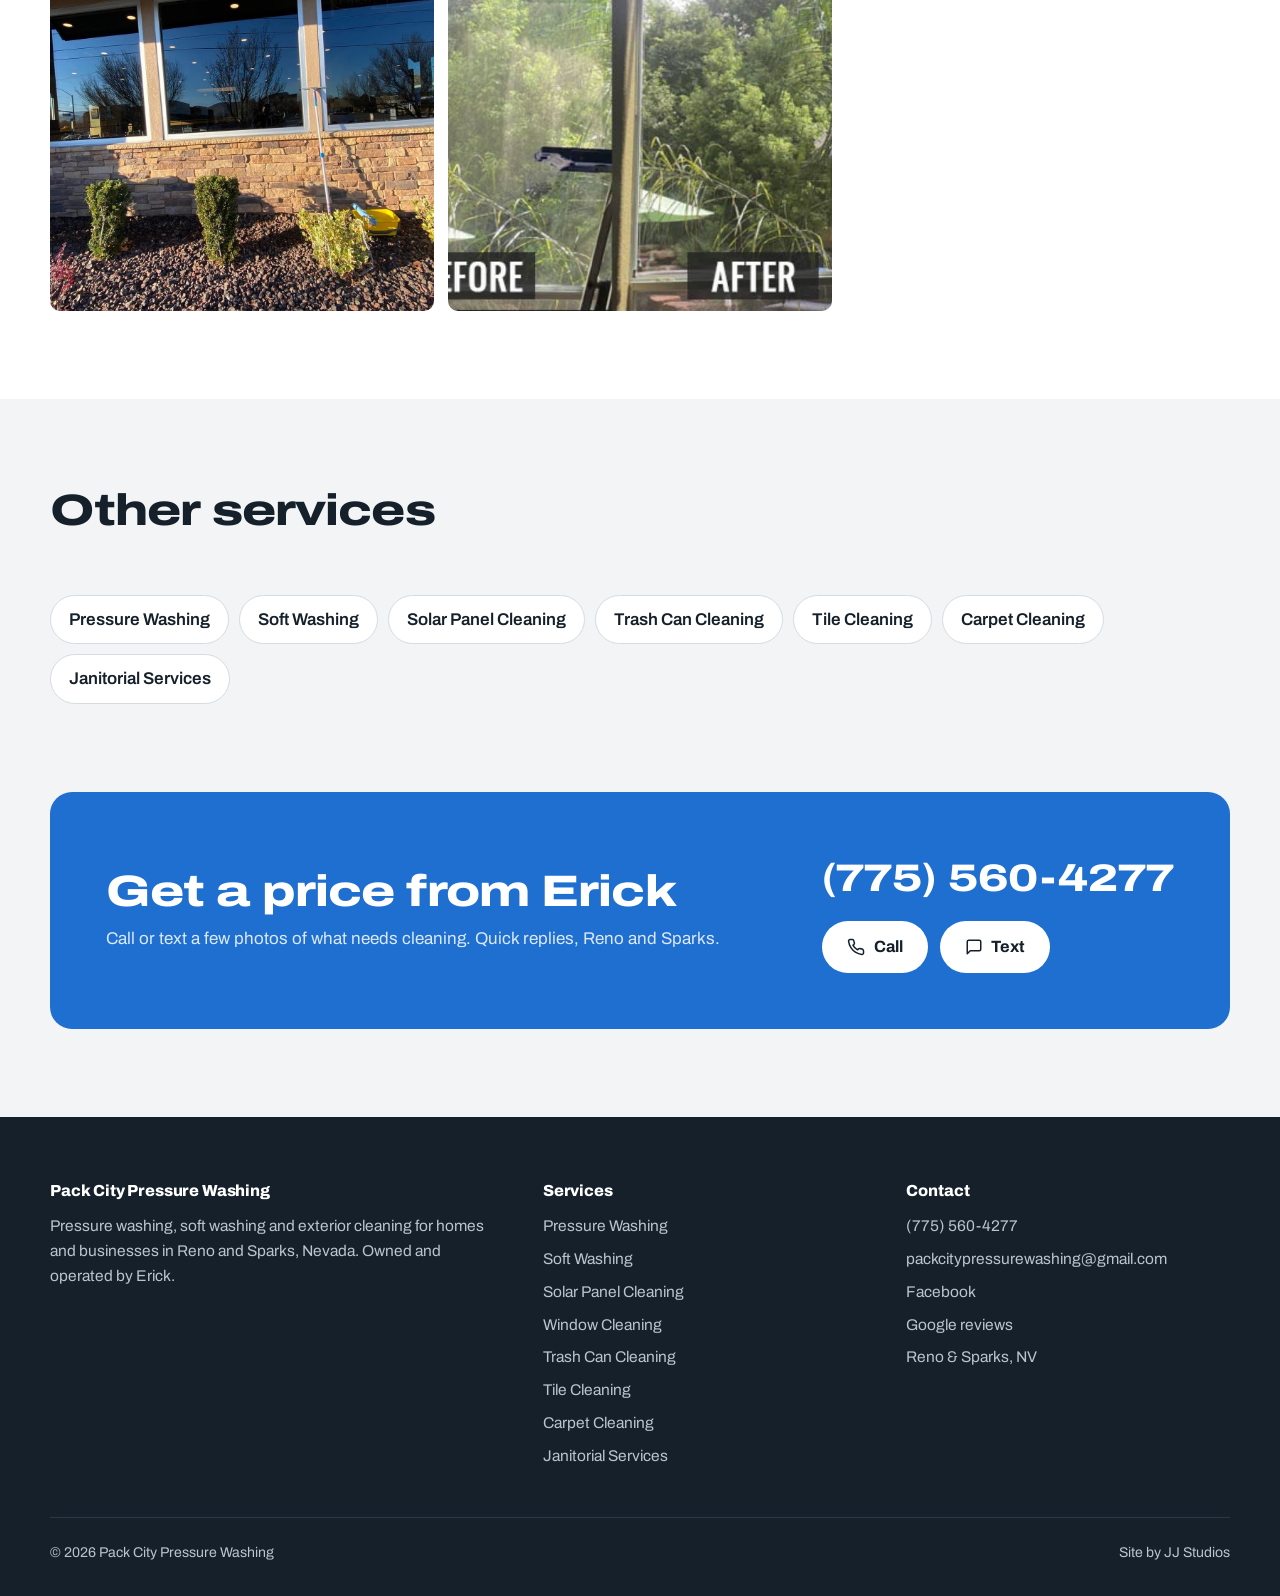
<file: window-cleaning-reno.html>
<!doctype html>
<html lang="en">
<head>
<meta charset="utf-8">
<meta name="viewport" content="width=device-width, initial-scale=1">
<title>Window Cleaning in Reno &amp; Sparks, NV | Pack City</title>
<meta name="description" content="Window Cleaning in Reno &amp; Sparks, NV by Pack City Pressure Washing. Licensed, insured, 5.0 on Google. Call or text (775) 560-4277.">
<link rel="canonical" href="https://packcitypressurewashing.com/window-cleaning-reno">
<meta name="robots" content="index,follow">
<meta name="theme-color" content="#15202B">
<meta property="og:type" content="website">
<meta property="og:site_name" content="Pack City Pressure Washing">
<meta property="og:title" content="Window Cleaning in Reno &amp; Sparks, NV | Pack City">
<meta property="og:description" content="Window Cleaning in Reno &amp; Sparks, NV by Pack City Pressure Washing. Licensed, insured, 5.0 on Google. Call or text (775) 560-4277.">
<meta property="og:url" content="https://packcitypressurewashing.com/window-cleaning-reno">
<meta property="og:image" content="https://packcitypressurewashing.com/assets/PACK-CITY%209.jpg">
<meta property="og:locale" content="en_US">
<meta name="twitter:card" content="summary_large_image">
<meta name="geo.region" content="US-NV">
<meta name="geo.placename" content="Reno">
<link rel="icon" href="assets/PACK-CITY%20LOGO.jpg">
<link rel="preconnect" href="https://fonts.googleapis.com"><link rel="preconnect" href="https://fonts.gstatic.com" crossorigin><link href="https://fonts.googleapis.com/css2?family=Archivo:wdth,wght@62..125,400..800&display=swap" rel="stylesheet">
<link rel="stylesheet" href="/style.css">
<script type="application/ld+json">{"@context":"https://schema.org","@graph":[{"@type":["LocalBusiness","HomeAndConstructionBusiness"],"@id":"https://packcitypressurewashing.com/#business","name":"Pack City Pressure Washing","url":"https://packcitypressurewashing.com/","telephone":"+17755604277","email":"packcitypressurewashing@gmail.com","image":"https://packcitypressurewashing.com/assets/PACK-CITY%2019.jpg","logo":"https://packcitypressurewashing.com/assets/PACK-CITY%20LOGO.jpg","description":"Pressure washing, soft washing, solar panel cleaning, window cleaning and janitorial services in Reno and Sparks, Nevada.","founder":{"@type":"Person","name":"Erick"},"address":{"@type":"PostalAddress","addressLocality":"Reno","addressRegion":"NV","addressCountry":"US"},"areaServed":[{"@type":"City","name":"Reno","sameAs":"https://en.wikipedia.org/wiki/Reno,_Nevada"},{"@type":"City","name":"Sparks","sameAs":"https://en.wikipedia.org/wiki/Sparks,_Nevada"}],"sameAs":["https://www.facebook.com/PackCityPressureWashing/","https://www.google.com/maps/place/?cid=13536468850740121917"],"hasOfferCatalog":{"@type":"OfferCatalog","name":"Cleaning services","itemListElement":[{"@type":"Offer","itemOffered":{"@type":"Service","name":"Pressure Washing","url":"https://packcitypressurewashing.com/pressure-washing-reno"}},{"@type":"Offer","itemOffered":{"@type":"Service","name":"Soft Washing","url":"https://packcitypressurewashing.com/soft-washing-reno"}},{"@type":"Offer","itemOffered":{"@type":"Service","name":"Solar Panel Cleaning","url":"https://packcitypressurewashing.com/solar-panel-cleaning-reno"}},{"@type":"Offer","itemOffered":{"@type":"Service","name":"Window Cleaning","url":"https://packcitypressurewashing.com/window-cleaning-reno"}},{"@type":"Offer","itemOffered":{"@type":"Service","name":"Trash Can Cleaning","url":"https://packcitypressurewashing.com/trash-can-cleaning-reno"}},{"@type":"Offer","itemOffered":{"@type":"Service","name":"Tile Cleaning","url":"https://packcitypressurewashing.com/tile-cleaning-reno"}},{"@type":"Offer","itemOffered":{"@type":"Service","name":"Carpet Cleaning","url":"https://packcitypressurewashing.com/carpet-cleaning-reno"}},{"@type":"Offer","itemOffered":{"@type":"Service","name":"Janitorial Services","url":"https://packcitypressurewashing.com/janitorial-services-reno"}}]}},{"@type":"Service","name":"Window Cleaning","serviceType":"Window Cleaning","url":"https://packcitypressurewashing.com/window-cleaning-reno","provider":{"@id":"https://packcitypressurewashing.com/#business"},"areaServed":[{"@type":"City","name":"Reno","sameAs":"https://en.wikipedia.org/wiki/Reno,_Nevada"},{"@type":"City","name":"Sparks","sameAs":"https://en.wikipedia.org/wiki/Sparks,_Nevada"}],"description":"Clear, streak-free glass inside and out \u2014 for homes, storefronts and offices."},{"@type":"BreadcrumbList","itemListElement":[{"@type":"ListItem","position":1,"name":"Home","item":"https://packcitypressurewashing.com/"},{"@type":"ListItem","position":2,"name":"Window Cleaning","item":"https://packcitypressurewashing.com/window-cleaning-reno"}]},{"@type":"FAQPage","mainEntity":[{"@type":"Question","name":"Do you clean second-story windows?","acceptedAnswer":{"@type":"Answer","text":"Yes. Call with the details of your home and we'll let you know what's needed."}},{"@type":"Question","name":"Do you offer recurring window cleaning for businesses?","acceptedAnswer":{"@type":"Answer","text":"Yes \u2014 storefronts often book on a regular schedule. Call to set one up."}}]}]}</script>
</head>
<body>
<a class="skip" href="#main">Skip to content</a>
<header class="site-header">
 <div class="wrap">
  <a class="brand" href="/" aria-label="Pack City Pressure Washing home">
   <img src="assets/PACK-CITY%20LOGO.jpg" alt="Pack City Pressure Washing logo" width="52" height="40">
   <span>Pack City<small>Pressure Washing · Reno</small></span>
  </a>
  <button class="menu-btn" aria-expanded="false" aria-controls="nav" aria-label="Open menu"><svg viewBox="0 0 24 24" fill="none" stroke="currentColor" stroke-width="2" stroke-linecap="round" aria-hidden="true"><path d="M4 7h16M4 12h16M4 17h16"/></svg></button>
  <nav class="nav" id="nav" aria-label="Main">
   <a href="/#services">Services</a>
   <a href="/#work">Our work</a>
   <a href="/#reviews">Reviews</a>
   <a href="/#faq">FAQ</a>
   <a class="btn btn-primary header-call" href="tel:+17755604277"><svg viewBox="0 0 24 24" fill="none" stroke="currentColor" stroke-width="2" stroke-linecap="round" stroke-linejoin="round" aria-hidden="true"><path d="M22 16.9v3a2 2 0 0 1-2.2 2 19.8 19.8 0 0 1-8.6-3.1 19.5 19.5 0 0 1-6-6A19.8 19.8 0 0 1 2.1 4.2 2 2 0 0 1 4.1 2h3a2 2 0 0 1 2 1.7c.1.9.4 1.8.7 2.7a2 2 0 0 1-.5 2.1L8 9.8a16 16 0 0 0 6 6l1.3-1.3a2 2 0 0 1 2.1-.4c.9.3 1.8.6 2.7.7a2 2 0 0 1 1.7 2z"/></svg> (775) 560-4277</a>
  </nav>
 </div>
</header>
<main id="main">
<section class="svc-hero"><div class="wrap">
 <div>
  <nav class="crumbs" aria-label="Breadcrumb"><a href="/">Home</a> / Window Cleaning</nav>
  <h1>Window cleaning in Reno and Sparks</h1>
  <p class="lede">Clear, streak-free glass inside and out — for homes, storefronts and offices.</p>
  <div class="btn-row"><a class="btn btn-primary" href="tel:+17755604277"><svg viewBox="0 0 24 24" fill="none" stroke="currentColor" stroke-width="2" stroke-linecap="round" stroke-linejoin="round" aria-hidden="true"><path d="M22 16.9v3a2 2 0 0 1-2.2 2 19.8 19.8 0 0 1-8.6-3.1 19.5 19.5 0 0 1-6-6A19.8 19.8 0 0 1 2.1 4.2 2 2 0 0 1 4.1 2h3a2 2 0 0 1 2 1.7c.1.9.4 1.8.7 2.7a2 2 0 0 1-.5 2.1L8 9.8a16 16 0 0 0 6 6l1.3-1.3a2 2 0 0 1 2.1-.4c.9.3 1.8.6 2.7.7a2 2 0 0 1 1.7 2z"/></svg> Call (775) 560-4277</a><a class="btn btn-ghost" href="sms:+17755604277"><svg viewBox="0 0 24 24" fill="none" stroke="currentColor" stroke-width="2" stroke-linecap="round" stroke-linejoin="round" aria-hidden="true"><path d="M21 15a2 2 0 0 1-2 2H7l-4 4V5a2 2 0 0 1 2-2h14a2 2 0 0 1 2 2z"/></svg> Text photos</a></div>
 </div>
 <img class="main" src="assets/PACK-CITY%209.jpg" alt="Window Cleaning by Pack City in Reno, NV" fetchpriority="high">
</div></section>
<section class="band white"><div class="wrap prose">
 <div><h2>What&#x27;s included</h2><ul><li>Exterior and interior glass</li><li>Frames and sills wiped down</li><li>Screens cleaned</li><li>Storefront and commercial glass</li></ul><h2>Selling your home?</h2><p>Clean windows are one of the cheapest ways to make a house photograph and show better. Pair it with a driveway wash before listing photos.</p><h2>Questions about window cleaning</h2><div class='faq'><details><summary>Do you clean second-story windows?</summary><p>Yes. Call with the details of your home and we&#x27;ll let you know what&#x27;s needed.</p></details><details><summary>Do you offer recurring window cleaning for businesses?</summary><p>Yes — storefronts often book on a regular schedule. Call to set one up.</p></details></div></div>
 <aside class="aside">
  <h3>Get a price</h3>
  <p class="muted">Text a few photos and Erick will get back to you quickly.</p>
  <a class="btn btn-primary" href="tel:+17755604277"><svg viewBox="0 0 24 24" fill="none" stroke="currentColor" stroke-width="2" stroke-linecap="round" stroke-linejoin="round" aria-hidden="true"><path d="M22 16.9v3a2 2 0 0 1-2.2 2 19.8 19.8 0 0 1-8.6-3.1 19.5 19.5 0 0 1-6-6A19.8 19.8 0 0 1 2.1 4.2 2 2 0 0 1 4.1 2h3a2 2 0 0 1 2 1.7c.1.9.4 1.8.7 2.7a2 2 0 0 1-.5 2.1L8 9.8a16 16 0 0 0 6 6l1.3-1.3a2 2 0 0 1 2.1-.4c.9.3 1.8.6 2.7.7a2 2 0 0 1 1.7 2z"/></svg> (775) 560-4277</a>
  <a class="btn btn-ghost" href="sms:+17755604277"><svg viewBox="0 0 24 24" fill="none" stroke="currentColor" stroke-width="2" stroke-linecap="round" stroke-linejoin="round" aria-hidden="true"><path d="M21 15a2 2 0 0 1-2 2H7l-4 4V5a2 2 0 0 1 2-2h14a2 2 0 0 1 2 2z"/></svg> Text photos</a>
  <p class="muted" style="margin:16px 0 0;font-size:.92rem"><span class="stars">★★★★★</span> 5.0 on Google · Licensed &amp; insured</p>
 </aside>
</div></section>
<section class="band white"><div class="wrap"><div class="head"><h2>Recent window cleaning jobs</h2></div>
<div class="svc-gallery"><img src="assets/PACK-CITY%2027.jpg" alt="Window Cleaning job in Reno" loading="lazy" decoding="async"><img src="assets/PACK-CITY%2028.jpg" alt="Window Cleaning job in Reno" loading="lazy" decoding="async"></div></div></section>
<section class="band"><div class="wrap"><div class="head"><h2>Other services</h2></div><ul class="related"><li><a href="/pressure-washing-reno">Pressure Washing</a></li><li><a href="/soft-washing-reno">Soft Washing</a></li><li><a href="/solar-panel-cleaning-reno">Solar Panel Cleaning</a></li><li><a href="/trash-can-cleaning-reno">Trash Can Cleaning</a></li><li><a href="/tile-cleaning-reno">Tile Cleaning</a></li><li><a href="/carpet-cleaning-reno">Carpet Cleaning</a></li><li><a href="/janitorial-services-reno">Janitorial Services</a></li></ul></div></section>
<section class="band cta-band"><div class="wrap">
 <div class="cta">
  <div>
   <h2>Get a price from Erick</h2>
   <p>Call or text a few photos of what needs cleaning. Quick replies, Reno and Sparks.</p>
  </div>
  <div>
   <a class="phone" href="tel:+17755604277">(775) 560-4277</a>
   <div class="btn-row"><a class="btn btn-light" href="tel:+17755604277"><svg viewBox="0 0 24 24" fill="none" stroke="currentColor" stroke-width="2" stroke-linecap="round" stroke-linejoin="round" aria-hidden="true"><path d="M22 16.9v3a2 2 0 0 1-2.2 2 19.8 19.8 0 0 1-8.6-3.1 19.5 19.5 0 0 1-6-6A19.8 19.8 0 0 1 2.1 4.2 2 2 0 0 1 4.1 2h3a2 2 0 0 1 2 1.7c.1.9.4 1.8.7 2.7a2 2 0 0 1-.5 2.1L8 9.8a16 16 0 0 0 6 6l1.3-1.3a2 2 0 0 1 2.1-.4c.9.3 1.8.6 2.7.7a2 2 0 0 1 1.7 2z"/></svg> Call</a><a class="btn btn-light" href="sms:+17755604277"><svg viewBox="0 0 24 24" fill="none" stroke="currentColor" stroke-width="2" stroke-linecap="round" stroke-linejoin="round" aria-hidden="true"><path d="M21 15a2 2 0 0 1-2 2H7l-4 4V5a2 2 0 0 1 2-2h14a2 2 0 0 1 2 2z"/></svg> Text</a></div>
  </div>
 </div>
</div></section></main>
<footer class="site-footer">
 <div class="wrap">
  <div class="cols">
   <div>
    <h3>Pack City Pressure Washing</h3>
    <p>Pressure washing, soft washing and exterior cleaning for homes and businesses in Reno and Sparks, Nevada. Owned and operated by Erick.</p>
   </div>
   <div><h3>Services</h3><ul><li><a href="/pressure-washing-reno">Pressure Washing</a></li><li><a href="/soft-washing-reno">Soft Washing</a></li><li><a href="/solar-panel-cleaning-reno">Solar Panel Cleaning</a></li><li><a href="/window-cleaning-reno">Window Cleaning</a></li><li><a href="/trash-can-cleaning-reno">Trash Can Cleaning</a></li><li><a href="/tile-cleaning-reno">Tile Cleaning</a></li><li><a href="/carpet-cleaning-reno">Carpet Cleaning</a></li><li><a href="/janitorial-services-reno">Janitorial Services</a></li></ul></div>
   <div><h3>Contact</h3><ul>
    <li><a href="tel:+17755604277">(775) 560-4277</a></li>
    <li><a href="mailto:packcitypressurewashing@gmail.com">packcitypressurewashing@gmail.com</a></li>
    <li><a href="https://www.facebook.com/PackCityPressureWashing/" rel="noopener" target="_blank">Facebook</a></li>
    <li><a href="https://www.google.com/maps/place/?cid=13536468850740121917" rel="noopener" target="_blank">Google reviews</a></li>
    <li>Reno &amp; Sparks, NV</li>
   </ul></div>
  </div>
  <div class="legal"><span>© <span id="year">2026</span> Pack City Pressure Washing</span><span>Site by <a href="https://www.jjstudiowd.com/" rel="noopener" target="_blank">JJ Studios</a></span></div>
 </div>
</footer>
<div class="callbar"><a class="btn btn-primary" href="tel:+17755604277"><svg viewBox="0 0 24 24" fill="none" stroke="currentColor" stroke-width="2" stroke-linecap="round" stroke-linejoin="round" aria-hidden="true"><path d="M22 16.9v3a2 2 0 0 1-2.2 2 19.8 19.8 0 0 1-8.6-3.1 19.5 19.5 0 0 1-6-6A19.8 19.8 0 0 1 2.1 4.2 2 2 0 0 1 4.1 2h3a2 2 0 0 1 2 1.7c.1.9.4 1.8.7 2.7a2 2 0 0 1-.5 2.1L8 9.8a16 16 0 0 0 6 6l1.3-1.3a2 2 0 0 1 2.1-.4c.9.3 1.8.6 2.7.7a2 2 0 0 1 1.7 2z"/></svg> Call</a><a class="btn btn-ghost" href="sms:+17755604277"><svg viewBox="0 0 24 24" fill="none" stroke="currentColor" stroke-width="2" stroke-linecap="round" stroke-linejoin="round" aria-hidden="true"><path d="M21 15a2 2 0 0 1-2 2H7l-4 4V5a2 2 0 0 1 2-2h14a2 2 0 0 1 2 2z"/></svg> Text</a></div>
<script src="/main.js" defer></script>
</body>
</html>
</file>
<file: style.css>
/* Pack City Pressure Washing — 2026 redesign */
:root{
  --paper:#F2F4F5;
  --white:#FFFFFF;
  --ink:#15202B;
  --ink-2:#4B5966;
  --line:#D5DCE1;
  --tahoe:#1F6FD1;
  --tahoe-dk:#16569F;
  --tahoe-tint:#E3EEFB;
  --sage:#6F8063;
  --radius:14px;
  --wrap:1180px;
  --display:"Archivo",system-ui,sans-serif;
  color-scheme:light;
}
*,*::before,*::after{box-sizing:border-box}
html{scroll-behavior:smooth;-webkit-text-size-adjust:100%}
@media (prefers-reduced-motion:reduce){html{scroll-behavior:auto}*{transition:none!important;animation:none!important}}
body{margin:0;background:var(--paper);color:var(--ink);font:400 1.0625rem/1.6 var(--display);font-variation-settings:"wdth" 100}
img{max-width:100%;display:block;height:auto}
a{color:inherit}
:focus-visible{outline:3px solid var(--tahoe);outline-offset:3px;border-radius:4px}
.wrap{width:min(var(--wrap),100% - 32px);margin-inline:auto}
.skip{position:absolute;left:-9999px;top:8px;background:var(--ink);color:#fff;padding:10px 14px;border-radius:8px;z-index:100}
.skip:focus{left:8px}

h1,h2,h3{font-family:var(--display);font-variation-settings:"wdth" 125;font-weight:800;letter-spacing:-.02em;line-height:1.05;margin:0 0 .5em;text-wrap:balance}
h1{font-size:clamp(2.2rem,4.4vw,3.6rem)}
h2{font-size:clamp(1.8rem,3.6vw,2.75rem)}
h3{font-size:1.25rem;letter-spacing:-.01em;line-height:1.2}
p{margin:0 0 1em;max-width:62ch}
.lede{font-size:1.2rem;color:var(--ink-2);max-width:52ch}
.muted{color:var(--ink-2)}

/* Buttons */
.btn{display:inline-flex;align-items:center;gap:.55em;min-height:52px;padding:0 1.4em;border-radius:999px;font-weight:700;text-decoration:none;font-size:1.02rem;border:2px solid transparent;transition:background .15s,border-color .15s,color .15s}
.btn svg{width:18px;height:18px;flex:none}
.btn-primary{background:var(--tahoe);color:#fff}
.btn-primary:hover{background:var(--tahoe-dk)}
.btn-ghost{border-color:var(--ink);color:var(--ink)}
.btn-ghost:hover{background:var(--ink);color:#fff}
.btn-light{background:#fff;color:var(--ink)}
.btn-light:hover{background:var(--tahoe-tint)}
.btn-row{display:flex;flex-wrap:wrap;gap:12px}

/* Header */
.site-header{position:sticky;top:0;z-index:50;background:rgba(13,22,31,.94);backdrop-filter:saturate(1.4) blur(10px);border-bottom:1px solid rgba(255,255,255,.08);color:#fff}
.site-header .wrap{display:flex;align-items:center;gap:24px;height:72px}
.brand{display:flex;align-items:center;gap:12px;text-decoration:none;font-weight:800;font-variation-settings:"wdth" 115;letter-spacing:-.01em;line-height:1.1}
.brand img{width:52px;height:40px;object-fit:cover;border-radius:8px}
.brand small{display:block;font-weight:500;color:#A9B6C2;font-size:.8rem;font-variation-settings:"wdth" 100;letter-spacing:0}
.nav{margin-left:auto;display:flex;gap:26px;align-items:center}
.nav a{text-decoration:none;font-weight:600;font-size:.97rem}
.nav a:hover{color:#9CC7FF}
.header-call{min-height:44px;padding:0 1.1em;font-size:.95rem}
.menu-btn{display:none;margin-left:auto;background:none;border:0;width:44px;height:44px;border-radius:10px;cursor:pointer;color:#fff}
.menu-btn svg{width:26px;height:26px}
@media (max-width:900px){
  .nav{display:none;position:absolute;top:72px;left:0;right:0;flex-direction:column;align-items:stretch;gap:0;background:#0D161F;border-bottom:1px solid rgba(255,255,255,.08);padding:8px 16px 16px}
  .nav.open{display:flex}
  .nav a{padding:14px 4px;border-bottom:1px solid rgba(255,255,255,.08)}
  .nav .header-call{margin-top:12px;justify-content:center;border-bottom:0}
  .menu-btn{display:grid;place-items:center}
}

/* Hero — full-bleed photo, name front and center */
.hero{position:relative;isolation:isolate;min-height:min(86vh,780px);display:flex;align-items:flex-end;color:#fff;background:var(--ink);overflow:hidden}
.hero-bg{position:absolute;inset:0;width:100%;height:100%;object-fit:cover;object-position:50% 50%;z-index:-2}
.hero::before{content:"";position:absolute;inset:0;z-index:-1;background:
  linear-gradient(90deg,rgba(13,22,31,.88) 0%,rgba(13,22,31,.62) 45%,rgba(13,22,31,.15) 100%),
  linear-gradient(0deg,rgba(13,22,31,.75) 0%,rgba(13,22,31,0) 55%)}
.hero-inner{padding-block:120px 64px}
.kicker{margin:0 0 14px;font-weight:600;color:#9CC7FF;font-size:1.02rem}
.hero-title{margin:0 0 22px}
.wordmark{display:block;font-size:clamp(4rem,12vw,9.5rem);line-height:.88;letter-spacing:-.04em;color:#fff}
.h1-sub{display:block;margin-top:.5em;font-size:clamp(1.25rem,2.3vw,1.75rem);font-variation-settings:"wdth" 110;font-weight:700;letter-spacing:-.01em;line-height:1.2;color:#fff}
.hero-lede{font-size:1.15rem;color:#D5DEE6;max-width:46ch;margin-bottom:28px}
.btn-outline-light{border-color:rgba(255,255,255,.85);color:#fff}
.btn-outline-light:hover{background:#fff;color:var(--ink)}
.facts{display:flex;flex-wrap:wrap;gap:10px 26px;margin:30px 0 0;padding:0;list-style:none;font-weight:600;font-size:.95rem;color:#E6ECF1}
.facts li{display:flex;align-items:center;gap:8px}
.facts svg{width:18px;height:18px;color:#9CC7FF}
.stars{color:#F2B42C;letter-spacing:1px}
@media (max-width:700px){.hero{min-height:auto}.hero-inner{padding-block:180px 40px}.hero-bg{object-position:70% 40%}.hero::before{background:linear-gradient(0deg,rgba(13,22,31,.92) 0%,rgba(13,22,31,.7) 55%,rgba(13,22,31,.25) 100%)}}

/* Before/after slider — the signature element */
.ba{position:relative;overflow:hidden;border-radius:var(--radius);background:#cfd6db;aspect-ratio:4/5;user-select:none;touch-action:pan-y;--pos:50%}
.ba.wide{aspect-ratio:4/3}
.ba img{position:absolute;inset:0;width:100%;height:100%;object-fit:cover}
.ba .after{clip-path:inset(0 0 0 var(--pos))}
.ba .line{position:absolute;top:0;bottom:0;left:var(--pos);width:3px;margin-left:-1.5px;background:#fff;box-shadow:0 0 0 1px rgba(0,0,0,.08)}
.ba .knob{position:absolute;top:50%;left:var(--pos);width:52px;height:52px;margin:-26px 0 0 -26px;border-radius:50%;background:#fff;display:grid;place-items:center;box-shadow:0 6px 18px rgba(21,32,43,.25);color:var(--ink)}
.ba .knob svg{width:24px;height:24px}
.ba input{position:absolute;inset:0;width:100%;height:100%;opacity:0;cursor:ew-resize;margin:0}
.ba input:focus-visible ~ .knob{outline:3px solid var(--tahoe);outline-offset:3px}
.ba .tag{position:absolute;bottom:14px;padding:5px 11px;border-radius:999px;background:rgba(21,32,43,.78);color:#fff;font-size:.82rem;font-weight:700;pointer-events:none}
.ba .tag.b{left:14px}.ba .tag.a{right:14px;background:var(--tahoe)}
.ba-caption{margin:12px 2px 0;font-size:.95rem;color:var(--ink-2)}

/* Sections */
section{scroll-margin-top:80px}
.band{padding:88px 0}
.band.white{background:var(--white)}
.band.ink{background:var(--ink);color:#fff}
.band.ink .muted,.band.ink .lede{color:#B9C4CE}
.head{display:flex;justify-content:space-between;align-items:end;gap:24px;margin-bottom:40px;flex-wrap:wrap}
.head p{margin:0}
@media (max-width:700px){.band{padding:64px 0}}

/* Services list */
.services{display:grid;grid-template-columns:1fr 1fr;gap:0 48px;margin:0;padding:0;list-style:none;border-top:1px solid var(--line)}
.services li{border-bottom:1px solid var(--line)}
.services a{display:grid;grid-template-columns:96px 1fr 24px;gap:20px;align-items:center;padding:20px 0;text-decoration:none}
.services img{width:96px;height:72px;object-fit:cover;border-radius:10px}
.services h3{margin:0 0 4px}
.services p{margin:0;color:var(--ink-2);font-size:.97rem;line-height:1.45}
.services .arr{width:22px;height:22px;color:var(--ink-2);transition:transform .15s,color .15s}
.services a:hover h3{color:var(--tahoe)}
.services a:hover .arr{transform:translateX(4px);color:var(--tahoe)}
@media (max-width:800px){.services{grid-template-columns:1fr}.services a{grid-template-columns:80px 1fr 20px;gap:16px}.services img{width:80px;height:64px}}

/* Hero photo */
.hero-shot{margin:0}
.hero-shot img{width:100%;aspect-ratio:1/1;object-fit:cover;border-radius:var(--radius)}
.hero-shot figcaption{margin:12px 2px 0;font-size:.95rem;color:var(--ink-2)}
@media (max-width:900px){.hero-shot img{aspect-ratio:4/3}}
/* Proof grid */
.proof{display:grid;grid-template-columns:repeat(3,1fr);gap:24px}
.proof figure{margin:0}
.proof img{width:100%;aspect-ratio:4/3;object-fit:cover;border-radius:var(--radius)}
.proof figcaption{margin-top:10px;font-weight:600}
.band.cta-band{padding-top:0}
@media (max-width:900px){.proof{grid-template-columns:1fr 1fr}}
@media (max-width:560px){.proof{grid-template-columns:1fr}}

/* About */
.about{display:grid;grid-template-columns:.9fr 1.1fr;gap:56px;align-items:center}
.about-img{border-radius:var(--radius);aspect-ratio:4/3;object-fit:cover;width:100%}
.points{list-style:none;margin:28px 0 0;padding:0;display:grid;gap:18px}
.points li{display:grid;grid-template-columns:28px 1fr;gap:12px}
.points svg{width:24px;height:24px;color:#6FB0FF;margin-top:2px}
.points strong{display:block;font-size:1.05rem}
.points span{color:#B9C4CE}
@media (max-width:900px){.about{grid-template-columns:1fr;gap:32px}}

/* Gallery */
.gallery{columns:3 260px;column-gap:14px}
.gallery button{display:block;width:100%;margin:0 0 14px;padding:0;border:0;background:none;cursor:zoom-in;border-radius:10px;overflow:hidden;break-inside:avoid}
.gallery img{width:100%;transition:opacity .2s}
.gallery button:hover img{opacity:.88}
.gallery.collapsed{max-height:1100px;overflow:hidden;position:relative}
.gallery.collapsed::after{content:"";position:absolute;left:0;right:0;bottom:0;height:160px;background:linear-gradient(transparent,var(--white))}
.more{display:flex;justify-content:center;margin-top:24px}
dialog.lightbox{border:0;padding:0;background:transparent;max-width:min(1100px,94vw);max-height:92vh}
dialog.lightbox::backdrop{background:rgba(10,16,22,.88)}
dialog.lightbox img{max-height:86vh;width:auto;margin:auto;border-radius:10px}
dialog.lightbox p{color:#fff;text-align:center;margin:10px auto 0}
dialog.lightbox .close{position:fixed;top:14px;right:14px;width:48px;height:48px;border-radius:50%;border:0;background:#fff;font-size:26px;line-height:1;cursor:pointer}

/* Reviews */
.reviews{display:grid;grid-template-columns:repeat(3,1fr);gap:20px}
.review{background:var(--white);border:1px solid var(--line);border-radius:var(--radius);padding:26px;margin:0;display:flex;flex-direction:column}
.review blockquote{margin:12px 0 20px;font-size:1.02rem;line-height:1.55}
.review figcaption{margin-top:auto;font-weight:700}
.review figcaption span{display:block;font-weight:500;color:var(--ink-2);font-size:.9rem}
.rating-big{display:flex;align-items:center;gap:14px}
.rating-big b{font-size:3rem;font-variation-settings:"wdth" 125;line-height:1}
@media (max-width:900px){.reviews{grid-template-columns:1fr}}

/* FAQ */
.faq{max-width:820px}
.faq details{border-bottom:1px solid var(--line)}
.faq summary{cursor:pointer;list-style:none;padding:22px 40px 22px 0;font-weight:700;font-size:1.1rem;position:relative}
.faq summary::-webkit-details-marker{display:none}
.faq summary::after{content:"+";position:absolute;right:4px;top:16px;font-size:1.7rem;font-weight:400;color:var(--tahoe)}
.faq details[open] summary::after{content:"–"}
.faq details p{color:var(--ink-2);margin:-6px 0 22px}

/* Area + CTA */
.area{display:grid;grid-template-columns:1fr 1fr;gap:48px;align-items:center}
.area iframe{width:100%;aspect-ratio:4/3;border:0;border-radius:var(--radius);background:#dde3e7}
.chips{display:flex;flex-wrap:wrap;gap:10px;margin:20px 0 0;padding:0;list-style:none}
.chips li{background:var(--white);border:1px solid var(--line);border-radius:999px;padding:8px 16px;font-weight:600}
@media (max-width:900px){.area{grid-template-columns:1fr}}
.cta{background:var(--tahoe);color:#fff;border-radius:22px;padding:56px;display:grid;grid-template-columns:1.3fr auto;gap:32px;align-items:center}
.cta h2{margin-bottom:.25em}
.cta p{color:#DCE9FA;margin:0}
.cta .phone{font-size:clamp(1.6rem,3.4vw,2.4rem);font-weight:800;font-variation-settings:"wdth" 125;text-decoration:none;display:block;margin-bottom:12px;white-space:nowrap}
@media (max-width:800px){.cta{grid-template-columns:1fr;padding:36px 24px}}

/* Footer */
.site-footer{background:var(--ink);color:#B9C4CE;padding:64px 0 32px;font-size:.97rem}
.site-footer .cols{display:grid;grid-template-columns:1.4fr 1fr 1fr;gap:40px}
.site-footer h3{color:#fff;font-size:1rem;margin-bottom:14px;font-variation-settings:"wdth" 100}
.site-footer ul{list-style:none;margin:0;padding:0;display:grid;gap:8px}
.site-footer a{text-decoration:none}
.site-footer a:hover{color:#fff}
.site-footer .legal{border-top:1px solid #2A3744;margin-top:48px;padding-top:24px;display:flex;justify-content:space-between;gap:16px;flex-wrap:wrap;font-size:.88rem}
@media (max-width:800px){.site-footer .cols{grid-template-columns:1fr}}

/* Mobile call bar */
.callbar{display:none}
@media (max-width:700px){
  .callbar{display:grid;grid-template-columns:1fr 1fr;gap:8px;position:fixed;left:0;right:0;bottom:0;z-index:60;padding:10px 12px calc(10px + env(safe-area-inset-bottom));background:rgba(255,255,255,.96);border-top:1px solid var(--line)}
  .callbar .btn{justify-content:center;min-height:48px}
  body{padding-bottom:76px}
}

/* Service pages */
.crumbs{font-size:.9rem;color:var(--ink-2);margin-bottom:18px}
.crumbs a{text-decoration:none}.crumbs a:hover{color:var(--tahoe)}
.svc-hero{padding:40px 0 64px}
.svc-hero .wrap{display:grid;grid-template-columns:1fr 1fr;gap:56px;align-items:center}
.svc-hero img.main{border-radius:var(--radius);aspect-ratio:4/3;object-fit:cover;width:100%}
@media (max-width:900px){.svc-hero .wrap{grid-template-columns:1fr;gap:32px}}
.prose{display:grid;grid-template-columns:1fr 340px;gap:64px;align-items:start}
.prose h2{font-size:clamp(1.5rem,2.6vw,2rem);margin-top:1.2em}
.prose h2:first-child{margin-top:0}
.prose ul{padding-left:1.2em;max-width:60ch}
.prose li{margin-bottom:.4em}
.aside{position:sticky;top:96px;background:var(--white);border:1px solid var(--line);border-radius:var(--radius);padding:28px}
.aside h3{margin-bottom:8px}
.aside .btn{width:100%;justify-content:center;margin-top:10px}
@media (max-width:900px){.prose{grid-template-columns:1fr}.aside{position:static}}
.svc-gallery{display:grid;grid-template-columns:repeat(3,1fr);gap:14px}
.svc-gallery img{aspect-ratio:1;object-fit:cover;border-radius:10px;width:100%}
@media (max-width:700px){.svc-gallery{grid-template-columns:1fr 1fr}}
.related{display:flex;flex-wrap:wrap;gap:10px;list-style:none;padding:0;margin:0}
.related a{display:inline-block;background:var(--white);border:1px solid var(--line);border-radius:999px;padding:10px 18px;font-weight:600;text-decoration:none}
.related a:hover{border-color:var(--tahoe);color:var(--tahoe)}
</file>
